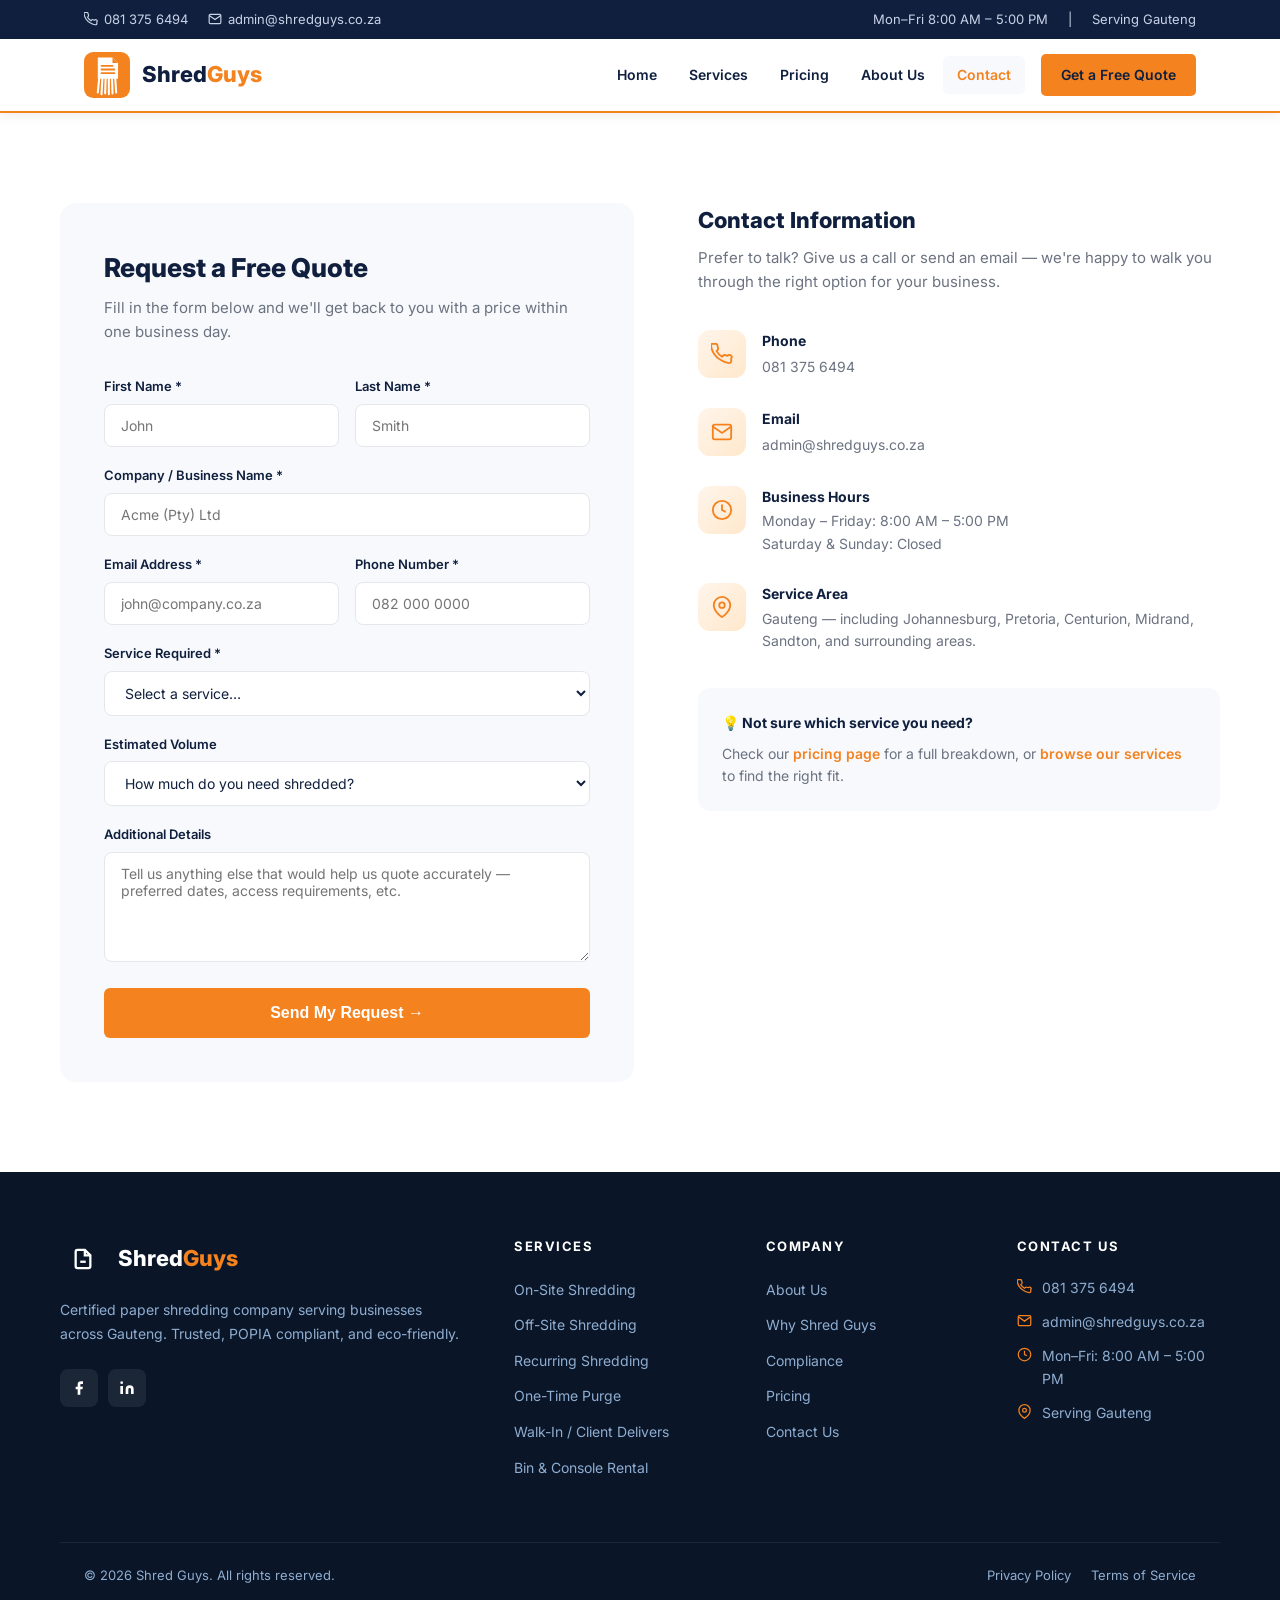
<file: contact/index.html>
﻿<!DOCTYPE html>
<html lang="en">
<head>
  <meta charset="UTF-8" /><meta name="viewport" content="width=device-width, initial-scale=1.0" />
  <title>Contact Us – Shred Guys</title>
  <meta name="description" content="Get in touch with Shred Guys for a free shredding quote. Serving businesses across Gauteng. Call, email, or fill in the form." />
  <link rel="preconnect" href="https://fonts.googleapis.com" />
  <link href="https://fonts.googleapis.com/css2?family=Inter:wght@400;500;600;700;800&display=swap" rel="stylesheet" />
  <link rel="stylesheet" href="../shredguys.css" />
</head>
<body>

  <div class="topbar"><div class="container"><div class="topbar-left"><span class="topbar-item"><svg width="14" height="14" fill="none" stroke="currentColor" stroke-width="2" viewBox="0 0 24 24"><path d="M22 16.92v3a2 2 0 01-2.18 2 19.79 19.79 0 01-8.63-3.07A19.5 19.5 0 013.07 11.5a19.79 19.79 0 01-3.07-8.67A2 2 0 012 .84h3a2 2 0 012 1.72c.127.96.361 1.903.7 2.81a2 2 0 01-.45 2.11L6.09 8.91a16 16 0 006 6l1.27-1.27a2 2 0 012.11-.45c.907.339 1.85.573 2.81.7A2 2 0 0122 16.92z"/></svg><a href="tel:+27813756494">081 375 6494</a></span><span class="topbar-item"><svg width="14" height="14" fill="none" stroke="currentColor" stroke-width="2" viewBox="0 0 24 24"><path d="M4 4h16c1.1 0 2 .9 2 2v12c0 1.1-.9 2-2 2H4c-1.1 0-2-.9-2-2V6c0-1.1.9-2 2-2z"/><polyline points="22,6 12,13 2,6"/></svg><a href="mailto:admin@shredguys.co.za">admin@shredguys.co.za</a></span></div><div class="topbar-right"><span>Mon–Fri 8:00 AM – 5:00 PM</span><span>|</span><span>Serving Gauteng</span></div></div></div>

  <header>
    <div class="nav-inner">
      <a href="/" class="logo"><div class="logo-icon"><svg width="46" height="46" viewBox="0 0 100 100" xmlns="http://www.w3.org/2000/svg"><rect width="100" height="100" rx="20" fill="#f4821f"/><polygon points="30,12 62,12 74,24 74,58 30,58" fill="white"/><polygon points="62,12 74,24 62,24" fill="#f4821f"/><line x1="38" y1="30" x2="62" y2="30" stroke="#f4821f" stroke-width="4" stroke-linecap="round"/><line x1="38" y1="38" x2="66" y2="38" stroke="#f4821f" stroke-width="4" stroke-linecap="round"/><line x1="38" y1="46" x2="66" y2="46" stroke="#f4821f" stroke-width="4" stroke-linecap="round"/><line x1="33" y1="58" x2="30" y2="88" stroke="white" stroke-width="4.5" stroke-linecap="round"/><line x1="40" y1="58" x2="38" y2="92" stroke="white" stroke-width="4.5" stroke-linecap="round"/><line x1="47" y1="58" x2="46" y2="90" stroke="white" stroke-width="4.5" stroke-linecap="round"/><line x1="54" y1="58" x2="54" y2="92" stroke="white" stroke-width="4.5" stroke-linecap="round"/><line x1="61" y1="58" x2="62" y2="90" stroke="white" stroke-width="4.5" stroke-linecap="round"/><line x1="68" y1="58" x2="70" y2="88" stroke="white" stroke-width="4.5" stroke-linecap="round"/></svg></div><span>Shred<span class="highlight">Guys</span></span></a>
      <nav>
        <a href="/" class="nav-link">Home</a>
        <a href="/services/" class="nav-link">Services</a>
        <a href="/pricing/" class="nav-link">Pricing</a>
        <a href="/about/" class="nav-link">About Us</a>
        <a href="/contact/" class="nav-link active">Contact</a>
        <a href="/contact/" class="nav-link nav-cta btn btn-orange" style="padding:10px 20px;">Get a Free Quote</a>
      </nav>
      <button class="hamburger" id="hamburger"><span></span><span></span><span></span></button>
    </div>
    <div class="mobile-menu" id="mobileMenu">
      <a href="/">Home</a><a href="/services/">Services</a><a href="/pricing/">Pricing</a><a href="/about/">About Us</a><a href="/contact/">Contact</a>
      <a href="/contact/" class="btn btn-orange">Get a Free Quote</a>
    </div>
  </header>

  <section class="contact-section">
    <div class="contact-grid">

      <!-- Form -->
      <div class="contact-form-card">
        <h2>Request a Free Quote</h2>
        <p>Fill in the form below and we'll get back to you with a price within one business day.</p>

        <input type="hidden" name="_subject" value="New Contact Request – ShredGuys" />
        <div class="form-row">
          <div class="form-group"><label>First Name *</label><input type="text" name="first_name" placeholder="John" /></div>
          <div class="form-group"><label>Last Name *</label><input type="text" name="last_name" placeholder="Smith" /></div>
        </div>
        <div class="form-group"><label>Company / Business Name *</label><input type="text" name="company" placeholder="Acme (Pty) Ltd" /></div>
        <div class="form-row">
          <div class="form-group"><label>Email Address *</label><input type="email" name="email" placeholder="john@company.co.za" /></div>
          <div class="form-group"><label>Phone Number *</label><input type="tel" name="phone" placeholder="082 000 0000" /></div>
        </div>
        <div class="form-group">
          <label>Service Required *</label>
          <select name="service">
            <option value="" disabled selected>Select a service…</option>
            <option>On-Site Shredding</option>
            <option>Off-Site Shredding</option>
            <option>Recurring Scheduled Shredding</option>
            <option>One-Time Purge / Office Cleanup</option>
            <option>Client Delivers / Walk-In</option>
            <option>Bin or Console Rental</option>
            <option>Not sure — please advise</option>
          </select>
        </div>
        <div class="form-group">
          <label>Estimated Volume</label>
          <select name="volume">
            <option value="" disabled selected>How much do you need shredded?</option>
            <option>1 – 5 boxes / files</option>
            <option>6 – 20 boxes / files</option>
            <option>21 – 50 boxes / files</option>
            <option>50+ boxes (large purge)</option>
            <option>Ongoing / recurring</option>
            <option>Not sure</option>
          </select>
        </div>
        <div class="form-group"><label>Additional Details</label><textarea name="message" placeholder="Tell us anything else that would help us quote accurately — preferred dates, access requirements, etc."></textarea></div>
        <button class="btn btn-orange" style="width:100%;font-size:16px;padding:16px" onclick="handleSubmit(this)">Send My Request →</button>
      </div>

      <!-- Contact Info -->
      <div class="contact-info">
        <h3>Contact Information</h3>
        <p>Prefer to talk? Give us a call or send an email — we're happy to walk you through the right option for your business.</p>

        <div class="contact-detail">
          <div class="contact-detail-icon"><svg width="22" height="22" fill="none" stroke="currentColor" stroke-width="2" viewBox="0 0 24 24"><path d="M22 16.92v3a2 2 0 01-2.18 2 19.79 19.79 0 01-8.63-3.07A19.5 19.5 0 013.07 11.5a19.79 19.79 0 01-3.07-8.67A2 2 0 012 .84h3a2 2 0 012 1.72c.127.96.361 1.903.7 2.81a2 2 0 01-.45 2.11L6.09 8.91a16 16 0 006 6l1.27-1.27a2 2 0 012.11-.45c.907.339 1.85.573 2.81.7A2 2 0 0122 16.92z"/></svg></div>
          <div><h4>Phone</h4><a href="tel:+27813756494">081 375 6494</a></div>
        </div>

        <div class="contact-detail">
          <div class="contact-detail-icon"><svg width="22" height="22" fill="none" stroke="currentColor" stroke-width="2" viewBox="0 0 24 24"><path d="M4 4h16c1.1 0 2 .9 2 2v12c0 1.1-.9 2-2 2H4c-1.1 0-2-.9-2-2V6c0-1.1.9-2 2-2z"/><polyline points="22,6 12,13 2,6"/></svg></div>
          <div><h4>Email</h4><a href="mailto:admin@shredguys.co.za">admin@shredguys.co.za</a></div>
        </div>

        <div class="contact-detail">
          <div class="contact-detail-icon"><svg width="22" height="22" fill="none" stroke="currentColor" stroke-width="2" viewBox="0 0 24 24"><circle cx="12" cy="12" r="10"/><polyline points="12 6 12 12 16 14"/></svg></div>
          <div><h4>Business Hours</h4><p>Monday – Friday: 8:00 AM – 5:00 PM<br />Saturday &amp; Sunday: Closed</p></div>
        </div>

        <div class="contact-detail">
          <div class="contact-detail-icon"><svg width="22" height="22" fill="none" stroke="currentColor" stroke-width="2" viewBox="0 0 24 24"><path d="M21 10c0 7-9 13-9 13S3 17 3 10a9 9 0 0118 0z"/><circle cx="12" cy="10" r="3"/></svg></div>
          <div><h4>Service Area</h4><p>Gauteng — including Johannesburg, Pretoria, Centurion, Midrand, Sandton, and surrounding areas.</p></div>
        </div>

        <div style="margin-top:36px;background:var(--light);border-radius:12px;padding:24px">
          <p style="font-size:14px;font-weight:700;color:var(--navy);margin-bottom:8px">💡 Not sure which service you need?</p>
          <p style="font-size:14px;color:var(--grey)">Check our <a href="/pricing/" style="color:var(--orange);font-weight:600">pricing page</a> for a full breakdown, or <a href="/services/" style="color:var(--orange);font-weight:600">browse our services</a> to find the right fit.</p>
        </div>
      </div>

    </div>
  </section>

  <footer>
    <div class="footer-grid">
      <div class="footer-brand"><a href="/" class="logo"><div class="logo-icon"><svg width="22" height="22" fill="none" stroke="white" stroke-width="2.5" viewBox="0 0 24 24"><path d="M14 2H6a2 2 0 00-2 2v16a2 2 0 002 2h12a2 2 0 002-2V8z"/><polyline points="14 2 14 8 20 8"/><line x1="9" y1="15" x2="15" y2="15"/></svg></div><span>Shred<span class="highlight">Guys</span></span></a><p>Certified paper shredding company serving businesses across Gauteng. Trusted, POPIA compliant, and eco-friendly.</p><div class="footer-social"><a href="#" class="social-btn"><svg width="16" height="16" fill="currentColor" viewBox="0 0 24 24"><path d="M18 2h-3a5 5 0 00-5 5v3H7v4h3v8h4v-8h3l1-4h-4V7a1 1 0 011-1h3z"/></svg></a><a href="#" class="social-btn"><svg width="16" height="16" fill="currentColor" viewBox="0 0 24 24"><path d="M16 8a6 6 0 016 6v7h-4v-7a2 2 0 00-2-2 2 2 0 00-2 2v7h-4v-7a6 6 0 016-6zM2 9h4v12H2z"/><circle cx="4" cy="4" r="2"/></svg></a></div></div>
      <div><h4>Services</h4><ul><li><a href="/services/">On-Site Shredding</a></li><li><a href="/services/">Off-Site Shredding</a></li><li><a href="/services/">Recurring Shredding</a></li><li><a href="/services/">One-Time Purge</a></li><li><a href="/services/">Walk-In / Client Delivers</a></li><li><a href="/services/">Bin &amp; Console Rental</a></li></ul></div>
      <div><h4>Company</h4><ul><li><a href="/about/">About Us</a></li><li><a href="/about/">Why Shred Guys</a></li><li><a href="/about/">Compliance</a></li><li><a href="/pricing/">Pricing</a></li><li><a href="/contact/">Contact Us</a></li></ul></div>
      <div><h4>Contact Us</h4><ul class="footer-contact"><li><svg width="15" height="15" fill="none" stroke="currentColor" stroke-width="2" viewBox="0 0 24 24"><path d="M22 16.92v3a2 2 0 01-2.18 2 19.79 19.79 0 01-8.63-3.07A19.5 19.5 0 013.07 11.5 19.79 19.79 0 01.4 2.83 2 2 0 012.4.84h3a2 2 0 012 1.72c.127.96.361 1.903.7 2.81a2 2 0 01-.45 2.11L6.09 8.91a16 16 0 006 6l1.27-1.27a2 2 0 012.11-.45c.907.339 1.85.573 2.81.7A2 2 0 0122 16.92z"/></svg><a href="tel:+27813756494">081 375 6494</a></li><li><svg width="15" height="15" fill="none" stroke="currentColor" stroke-width="2" viewBox="0 0 24 24"><path d="M4 4h16c1.1 0 2 .9 2 2v12c0 1.1-.9 2-2 2H4c-1.1 0-2-.9-2-2V6c0-1.1.9-2 2-2z"/><polyline points="22,6 12,13 2,6"/></svg><a href="mailto:admin@shredguys.co.za">admin@shredguys.co.za</a></li><li><svg width="15" height="15" fill="none" stroke="currentColor" stroke-width="2" viewBox="0 0 24 24"><circle cx="12" cy="12" r="10"/><polyline points="12 6 12 12 16 14"/></svg>Mon–Fri: 8:00 AM – 5:00 PM</li><li><svg width="15" height="15" fill="none" stroke="currentColor" stroke-width="2" viewBox="0 0 24 24"><path d="M21 10c0 7-9 13-9 13S3 17 3 10a9 9 0 0118 0z"/><circle cx="12" cy="10" r="3"/></svg>Serving Gauteng</li></ul></div>
    </div>
    <div class="footer-bottom"><span>© 2026 Shred Guys. All rights reserved.</span><div class="footer-bottom-links"><a href="#">Privacy Policy</a><a href="#">Terms of Service</a></div></div>
  </footer>
  <button id="scrollTop"><svg width="18" height="18" fill="none" stroke="white" stroke-width="2.5" viewBox="0 0 24 24"><polyline points="18 15 12 9 6 15"/></svg></button>
  <script>
    document.getElementById('hamburger').addEventListener('click',()=>document.getElementById('mobileMenu').classList.toggle('open'));
    document.getElementById('mobileMenu').querySelectorAll('a').forEach(a=>a.addEventListener('click',()=>document.getElementById('mobileMenu').classList.remove('open')));
    const s=document.getElementById('scrollTop');
    window.addEventListener('scroll',()=>s.classList.toggle('visible',window.scrollY>400));
    s.addEventListener('click',()=>window.scrollTo({top:0,behavior:'smooth'}));
    async function handleSubmit(btn){
      const card=btn.closest('.contact-form-card');
      const data={};
      card.querySelectorAll('input[name],select[name],textarea[name]').forEach(el=>data[el.name]=el.value);
      const fn=card.querySelector('[name=first_name]')?.value||'';
      const ln=card.querySelector('[name=last_name]')?.value||'';
      data.name=(fn+' '+ln).trim();
      btn.textContent='Sending…';btn.disabled=true;
      try{
        const res=await fetch('https://lhrdunranqragptqouan.supabase.co/functions/v1/shredguys-contact',{method:'POST',body:JSON.stringify(data),headers:{'Content-Type':'application/json',Accept:'application/json'}});
        if(res.ok){window.location.href='/thankyou/';}
        else{btn.textContent='Something went wrong — please call us.';btn.style.background='#dc2626';btn.disabled=false;}
      }catch{btn.textContent='Something went wrong — please call us.';btn.style.background='#dc2626';btn.disabled=false;}
    }
  </script>
</body>
</html>
</file>
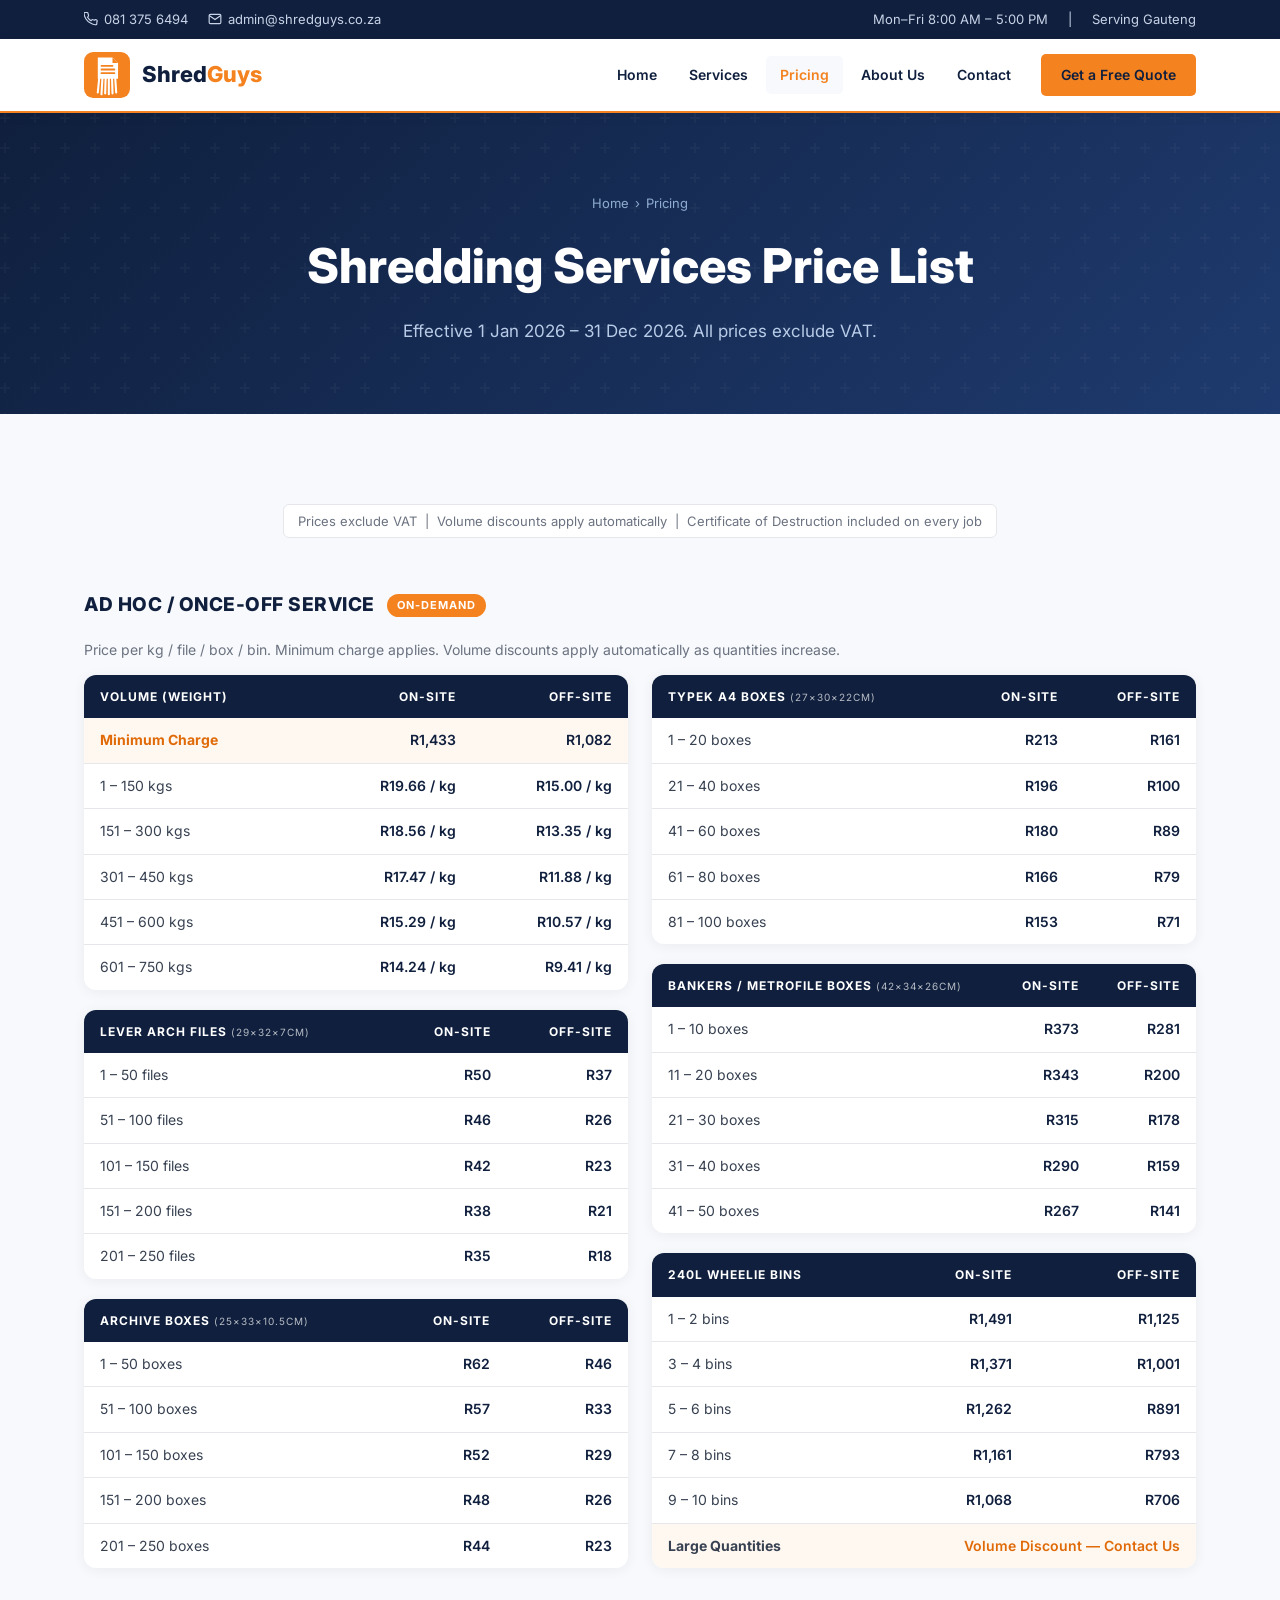
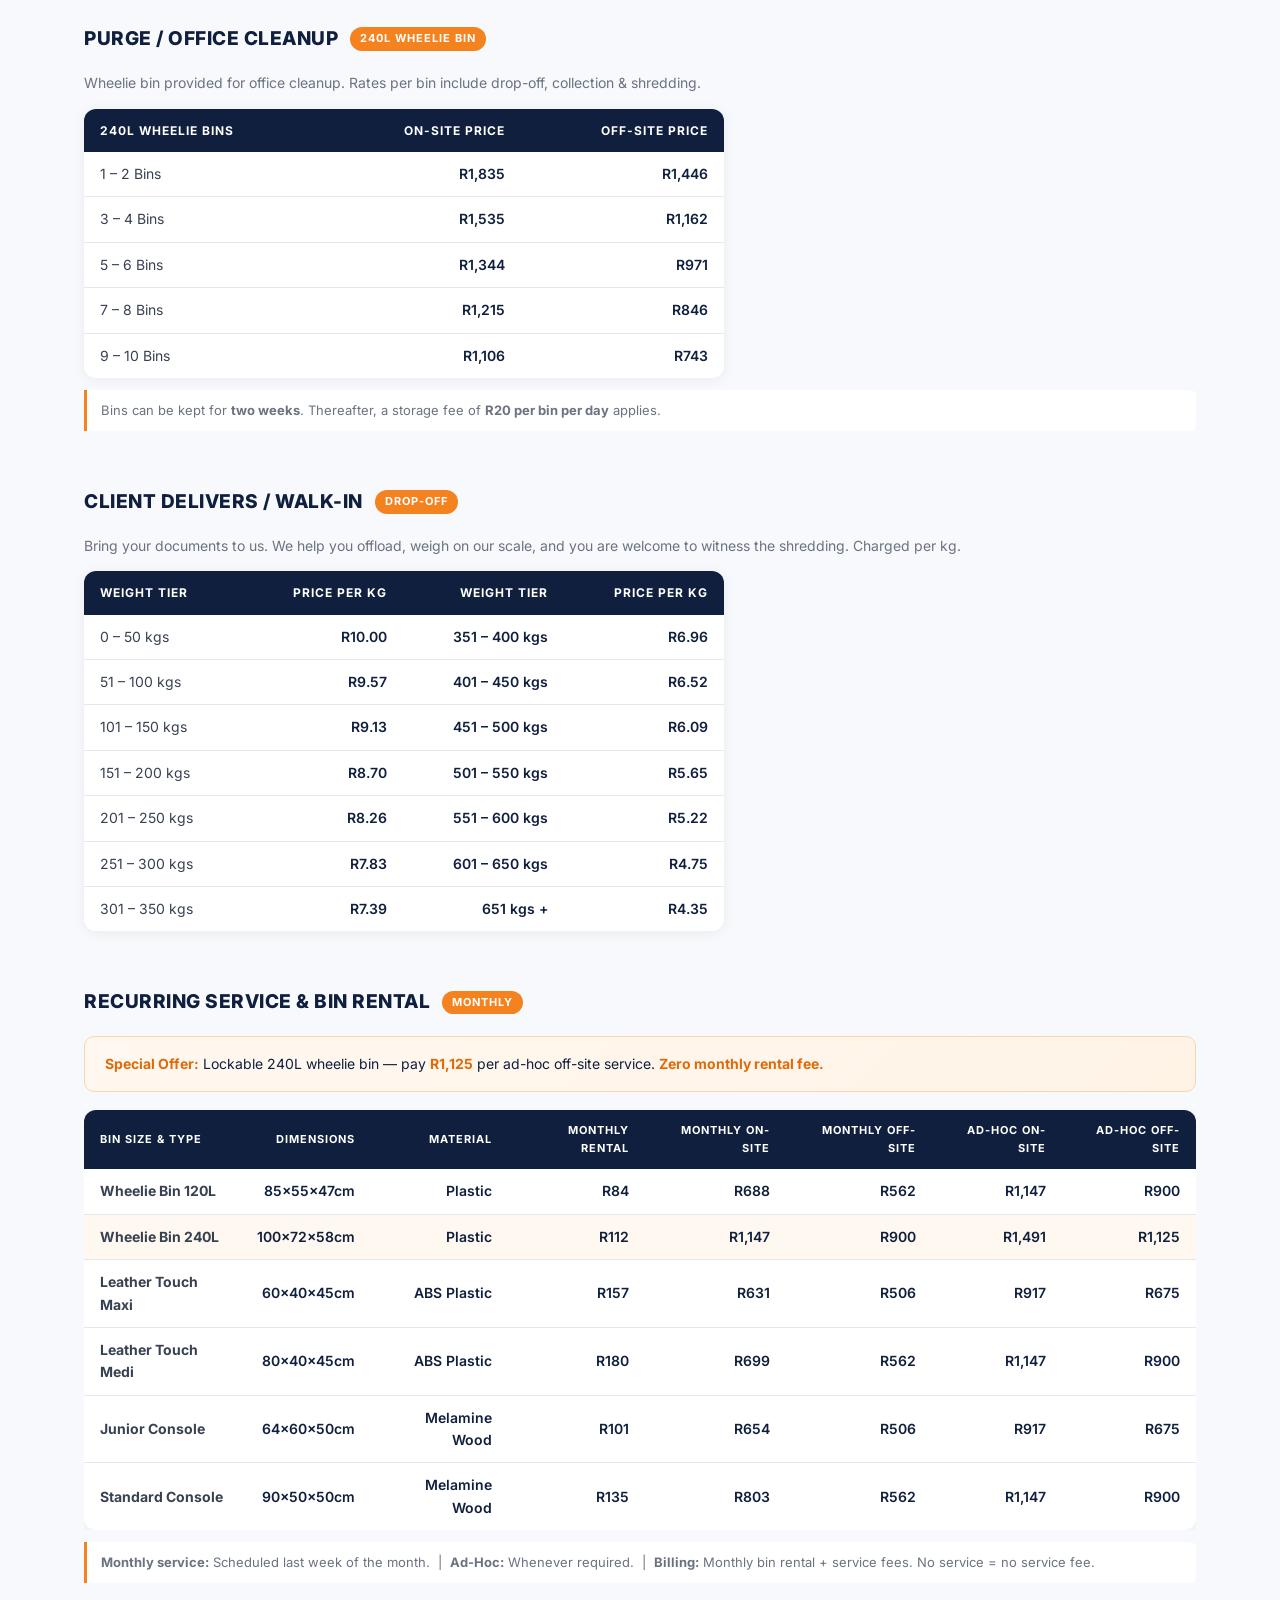
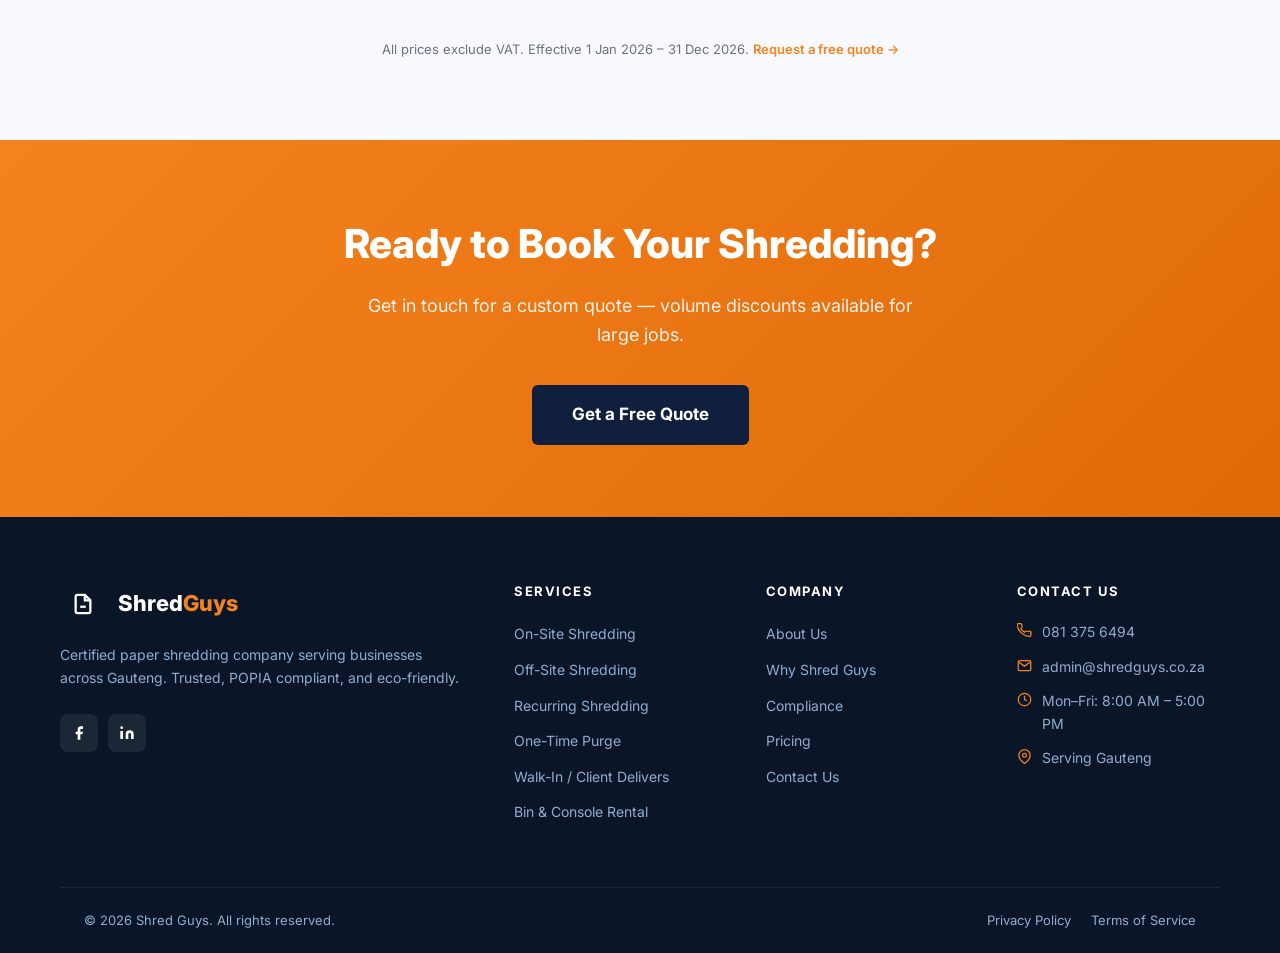
<file: pricing/index.html>
﻿<!DOCTYPE html>
<html lang="en">
<head>
  <meta charset="UTF-8" /><meta name="viewport" content="width=device-width, initial-scale=1.0" />
  <title>Pricing – Shred Guys</title>
  <meta name="description" content="Transparent shredding prices for Shred Guys. Ad hoc, recurring, office purge and walk-in rates. Prices exclude VAT. Effective 2026." />
  <link rel="preconnect" href="https://fonts.googleapis.com" />
  <link href="https://fonts.googleapis.com/css2?family=Inter:wght@400;500;600;700;800&display=swap" rel="stylesheet" />
  <link rel="stylesheet" href="../shredguys.css" />
</head>
<body>

  <div class="topbar"><div class="container"><div class="topbar-left"><span class="topbar-item"><svg width="14" height="14" fill="none" stroke="currentColor" stroke-width="2" viewBox="0 0 24 24"><path d="M22 16.92v3a2 2 0 01-2.18 2 19.79 19.79 0 01-8.63-3.07A19.5 19.5 0 013.07 11.5a19.79 19.79 0 01-3.07-8.67A2 2 0 012 .84h3a2 2 0 012 1.72c.127.96.361 1.903.7 2.81a2 2 0 01-.45 2.11L6.09 8.91a16 16 0 006 6l1.27-1.27a2 2 0 012.11-.45c.907.339 1.85.573 2.81.7A2 2 0 0122 16.92z"/></svg><a href="tel:+27813756494">081 375 6494</a></span><span class="topbar-item"><svg width="14" height="14" fill="none" stroke="currentColor" stroke-width="2" viewBox="0 0 24 24"><path d="M4 4h16c1.1 0 2 .9 2 2v12c0 1.1-.9 2-2 2H4c-1.1 0-2-.9-2-2V6c0-1.1.9-2 2-2z"/><polyline points="22,6 12,13 2,6"/></svg><a href="mailto:admin@shredguys.co.za">admin@shredguys.co.za</a></span></div><div class="topbar-right"><span>Mon–Fri 8:00 AM – 5:00 PM</span><span>|</span><span>Serving Gauteng</span></div></div></div>

  <header>
    <div class="nav-inner">
      <a href="/" class="logo"><div class="logo-icon"><svg width="46" height="46" viewBox="0 0 100 100" xmlns="http://www.w3.org/2000/svg"><rect width="100" height="100" rx="20" fill="#f4821f"/><polygon points="30,12 62,12 74,24 74,58 30,58" fill="white"/><polygon points="62,12 74,24 62,24" fill="#f4821f"/><line x1="38" y1="30" x2="62" y2="30" stroke="#f4821f" stroke-width="4" stroke-linecap="round"/><line x1="38" y1="38" x2="66" y2="38" stroke="#f4821f" stroke-width="4" stroke-linecap="round"/><line x1="38" y1="46" x2="66" y2="46" stroke="#f4821f" stroke-width="4" stroke-linecap="round"/><line x1="33" y1="58" x2="30" y2="88" stroke="white" stroke-width="4.5" stroke-linecap="round"/><line x1="40" y1="58" x2="38" y2="92" stroke="white" stroke-width="4.5" stroke-linecap="round"/><line x1="47" y1="58" x2="46" y2="90" stroke="white" stroke-width="4.5" stroke-linecap="round"/><line x1="54" y1="58" x2="54" y2="92" stroke="white" stroke-width="4.5" stroke-linecap="round"/><line x1="61" y1="58" x2="62" y2="90" stroke="white" stroke-width="4.5" stroke-linecap="round"/><line x1="68" y1="58" x2="70" y2="88" stroke="white" stroke-width="4.5" stroke-linecap="round"/></svg></div><span>Shred<span class="highlight">Guys</span></span></a>
      <nav>
        <a href="/" class="nav-link">Home</a>
        <a href="/services/" class="nav-link">Services</a>
        <a href="/pricing/" class="nav-link active">Pricing</a>
        <a href="/about/" class="nav-link">About Us</a>
        <a href="/contact/" class="nav-link">Contact</a>
        <a href="/contact/" class="nav-link nav-cta btn btn-orange" style="padding:10px 20px;">Get a Free Quote</a>
      </nav>
      <button class="hamburger" id="hamburger"><span></span><span></span><span></span></button>
    </div>
    <div class="mobile-menu" id="mobileMenu">
      <a href="/">Home</a><a href="/services/">Services</a><a href="/pricing/">Pricing</a><a href="/about/">About Us</a><a href="/contact/">Contact</a>
      <a href="/contact/" class="btn btn-orange">Get a Free Quote</a>
    </div>
  </header>

  <div class="page-banner">
    <div class="breadcrumb"><a href="/">Home</a><span>›</span><span>Pricing</span></div>
    <h1>Shredding Services Price List</h1>
    <p>Effective 1 Jan 2026 – 31 Dec 2026. All prices exclude VAT.</p>
  </div>

  <section class="pricelist">
    <div class="container">

      <div class="text-center" style="margin-bottom:52px">
        <span class="pl-vat-note">Prices exclude VAT &nbsp;|&nbsp; Volume discounts apply automatically &nbsp;|&nbsp; Certificate of Destruction included on every job</span>
      </div>

      <!-- 1. Ad Hoc -->
      <div class="pl-section">
        <div class="pl-section-head"><h3>Ad Hoc / Once-Off Service</h3><span class="pl-tag">On-Demand</span></div>
        <p class="pl-desc">Price per kg / file / box / bin. Minimum charge applies. Volume discounts apply automatically as quantities increase.</p>
        <div class="pl-two-col">
          <div>
            <table class="pl-table" style="margin-bottom:20px">
              <thead><tr><th>Volume (Weight)</th><th>On-Site</th><th>Off-Site</th></tr></thead>
              <tbody>
                <tr class="pl-min"><td><strong>Minimum Charge</strong></td><td>R1,433</td><td>R1,082</td></tr>
                <tr><td>1 – 150 kgs</td><td>R19.66 / kg</td><td>R15.00 / kg</td></tr>
                <tr><td>151 – 300 kgs</td><td>R18.56 / kg</td><td>R13.35 / kg</td></tr>
                <tr><td>301 – 450 kgs</td><td>R17.47 / kg</td><td>R11.88 / kg</td></tr>
                <tr><td>451 – 600 kgs</td><td>R15.29 / kg</td><td>R10.57 / kg</td></tr>
                <tr><td>601 – 750 kgs</td><td>R14.24 / kg</td><td>R9.41 / kg</td></tr>
              </tbody>
            </table>
            <table class="pl-table" style="margin-bottom:20px">
              <thead><tr><th>Lever Arch Files <small style="font-weight:400;opacity:.7">(29×32×7cm)</small></th><th>On-Site</th><th>Off-Site</th></tr></thead>
              <tbody>
                <tr><td>1 – 50 files</td><td>R50</td><td>R37</td></tr>
                <tr><td>51 – 100 files</td><td>R46</td><td>R26</td></tr>
                <tr><td>101 – 150 files</td><td>R42</td><td>R23</td></tr>
                <tr><td>151 – 200 files</td><td>R38</td><td>R21</td></tr>
                <tr><td>201 – 250 files</td><td>R35</td><td>R18</td></tr>
              </tbody>
            </table>
            <table class="pl-table">
              <thead><tr><th>Archive Boxes <small style="font-weight:400;opacity:.7">(25×33×10.5cm)</small></th><th>On-Site</th><th>Off-Site</th></tr></thead>
              <tbody>
                <tr><td>1 – 50 boxes</td><td>R62</td><td>R46</td></tr>
                <tr><td>51 – 100 boxes</td><td>R57</td><td>R33</td></tr>
                <tr><td>101 – 150 boxes</td><td>R52</td><td>R29</td></tr>
                <tr><td>151 – 200 boxes</td><td>R48</td><td>R26</td></tr>
                <tr><td>201 – 250 boxes</td><td>R44</td><td>R23</td></tr>
              </tbody>
            </table>
          </div>
          <div>
            <table class="pl-table" style="margin-bottom:20px">
              <thead><tr><th>Typek A4 Boxes <small style="font-weight:400;opacity:.7">(27×30×22cm)</small></th><th>On-Site</th><th>Off-Site</th></tr></thead>
              <tbody>
                <tr><td>1 – 20 boxes</td><td>R213</td><td>R161</td></tr>
                <tr><td>21 – 40 boxes</td><td>R196</td><td>R100</td></tr>
                <tr><td>41 – 60 boxes</td><td>R180</td><td>R89</td></tr>
                <tr><td>61 – 80 boxes</td><td>R166</td><td>R79</td></tr>
                <tr><td>81 – 100 boxes</td><td>R153</td><td>R71</td></tr>
              </tbody>
            </table>
            <table class="pl-table" style="margin-bottom:20px">
              <thead><tr><th>Bankers / Metrofile Boxes <small style="font-weight:400;opacity:.7">(42×34×26cm)</small></th><th>On-Site</th><th>Off-Site</th></tr></thead>
              <tbody>
                <tr><td>1 – 10 boxes</td><td>R373</td><td>R281</td></tr>
                <tr><td>11 – 20 boxes</td><td>R343</td><td>R200</td></tr>
                <tr><td>21 – 30 boxes</td><td>R315</td><td>R178</td></tr>
                <tr><td>31 – 40 boxes</td><td>R290</td><td>R159</td></tr>
                <tr><td>41 – 50 boxes</td><td>R267</td><td>R141</td></tr>
              </tbody>
            </table>
            <table class="pl-table">
              <thead><tr><th>240L Wheelie Bins</th><th>On-Site</th><th>Off-Site</th></tr></thead>
              <tbody>
                <tr><td>1 – 2 bins</td><td>R1,491</td><td>R1,125</td></tr>
                <tr><td>3 – 4 bins</td><td>R1,371</td><td>R1,001</td></tr>
                <tr><td>5 – 6 bins</td><td>R1,262</td><td>R891</td></tr>
                <tr><td>7 – 8 bins</td><td>R1,161</td><td>R793</td></tr>
                <tr><td>9 – 10 bins</td><td>R1,068</td><td>R706</td></tr>
                <tr class="pl-highlight"><td><strong>Large Quantities</strong></td><td colspan="2" style="text-align:right;color:var(--orange2)">Volume Discount — Contact Us</td></tr>
              </tbody>
            </table>
          </div>
        </div>
      </div>

      <!-- 2. Purge -->
      <div class="pl-section">
        <div class="pl-section-head"><h3>Purge / Office Cleanup</h3><span class="pl-tag">240L Wheelie Bin</span></div>
        <p class="pl-desc">Wheelie bin provided for office cleanup. Rates per bin include drop-off, collection &amp; shredding.</p>
        <table class="pl-table" style="max-width:640px">
          <thead><tr><th>240L Wheelie Bins</th><th>On-Site Price</th><th>Off-Site Price</th></tr></thead>
          <tbody>
            <tr><td>1 – 2 Bins</td><td>R1,835</td><td>R1,446</td></tr>
            <tr><td>3 – 4 Bins</td><td>R1,535</td><td>R1,162</td></tr>
            <tr><td>5 – 6 Bins</td><td>R1,344</td><td>R971</td></tr>
            <tr><td>7 – 8 Bins</td><td>R1,215</td><td>R846</td></tr>
            <tr><td>9 – 10 Bins</td><td>R1,106</td><td>R743</td></tr>
          </tbody>
        </table>
        <p class="pl-note">Bins can be kept for <strong>two weeks</strong>. Thereafter, a storage fee of <strong>R20 per bin per day</strong> applies.</p>
      </div>

      <!-- 3. Walk In -->
      <div class="pl-section">
        <div class="pl-section-head"><h3>Client Delivers / Walk-In</h3><span class="pl-tag">Drop-Off</span></div>
        <p class="pl-desc">Bring your documents to us. We help you offload, weigh on our scale, and you are welcome to witness the shredding. Charged per kg.</p>
        <table class="pl-table" style="max-width:640px">
          <thead><tr><th>Weight Tier</th><th>Price per kg</th><th>Weight Tier</th><th>Price per kg</th></tr></thead>
          <tbody>
            <tr><td>0 – 50 kgs</td><td>R10.00</td><td>351 – 400 kgs</td><td>R6.96</td></tr>
            <tr><td>51 – 100 kgs</td><td>R9.57</td><td>401 – 450 kgs</td><td>R6.52</td></tr>
            <tr><td>101 – 150 kgs</td><td>R9.13</td><td>451 – 500 kgs</td><td>R6.09</td></tr>
            <tr><td>151 – 200 kgs</td><td>R8.70</td><td>501 – 550 kgs</td><td>R5.65</td></tr>
            <tr><td>201 – 250 kgs</td><td>R8.26</td><td>551 – 600 kgs</td><td>R5.22</td></tr>
            <tr><td>251 – 300 kgs</td><td>R7.83</td><td>601 – 650 kgs</td><td>R4.75</td></tr>
            <tr><td>301 – 350 kgs</td><td>R7.39</td><td>651 kgs +</td><td>R4.35</td></tr>
          </tbody>
        </table>
      </div>

      <!-- 4. Recurring -->
      <div class="pl-section">
        <div class="pl-section-head"><h3>Recurring Service &amp; Bin Rental</h3><span class="pl-tag">Monthly</span></div>
        <div class="pl-special"><strong>Special Offer:</strong> Lockable 240L wheelie bin — pay <strong>R1,125</strong> per ad-hoc off-site service. <strong>Zero monthly rental fee.</strong></div>
        <div style="overflow-x:auto">
          <table class="pl-table pl-recurring">
            <thead><tr><th>Bin Size &amp; Type</th><th>Dimensions</th><th>Material</th><th>Monthly Rental</th><th>Monthly On-Site</th><th>Monthly Off-Site</th><th>Ad-Hoc On-Site</th><th>Ad-Hoc Off-Site</th></tr></thead>
            <tbody>
              <tr><td><strong>Wheelie Bin 120L</strong></td><td>85×55×47cm</td><td>Plastic</td><td>R84</td><td>R688</td><td>R562</td><td>R1,147</td><td>R900</td></tr>
              <tr class="pl-highlight"><td><strong>Wheelie Bin 240L</strong></td><td>100×72×58cm</td><td>Plastic</td><td>R112</td><td>R1,147</td><td>R900</td><td>R1,491</td><td>R1,125</td></tr>
              <tr><td><strong>Leather Touch Maxi</strong></td><td>60×40×45cm</td><td>ABS Plastic</td><td>R157</td><td>R631</td><td>R506</td><td>R917</td><td>R675</td></tr>
              <tr><td><strong>Leather Touch Medi</strong></td><td>80×40×45cm</td><td>ABS Plastic</td><td>R180</td><td>R699</td><td>R562</td><td>R1,147</td><td>R900</td></tr>
              <tr><td><strong>Junior Console</strong></td><td>64×60×50cm</td><td>Melamine Wood</td><td>R101</td><td>R654</td><td>R506</td><td>R917</td><td>R675</td></tr>
              <tr><td><strong>Standard Console</strong></td><td>90×50×50cm</td><td>Melamine Wood</td><td>R135</td><td>R803</td><td>R562</td><td>R1,147</td><td>R900</td></tr>
            </tbody>
          </table>
        </div>
        <p class="pl-note"><strong>Monthly service:</strong> Scheduled last week of the month. &nbsp;|&nbsp; <strong>Ad-Hoc:</strong> Whenever required. &nbsp;|&nbsp; <strong>Billing:</strong> Monthly bin rental + service fees. No service = no service fee.</p>
      </div>

      <p class="price-note">All prices exclude VAT. Effective 1 Jan 2026 – 31 Dec 2026. <a href="/contact/" style="color:var(--orange);font-weight:600">Request a free quote →</a></p>
    </div>
  </section>

  <section class="cta-banner">
    <h2>Ready to Book Your Shredding?</h2>
    <p>Get in touch for a custom quote — volume discounts available for large jobs.</p>
    <a href="/contact/" class="btn btn-navy">Get a Free Quote</a>
  </section>

  <footer>
    <div class="footer-grid">
      <div class="footer-brand"><a href="/" class="logo"><div class="logo-icon"><svg width="22" height="22" fill="none" stroke="white" stroke-width="2.5" viewBox="0 0 24 24"><path d="M14 2H6a2 2 0 00-2 2v16a2 2 0 002 2h12a2 2 0 002-2V8z"/><polyline points="14 2 14 8 20 8"/><line x1="9" y1="15" x2="15" y2="15"/></svg></div><span>Shred<span class="highlight">Guys</span></span></a><p>Certified paper shredding company serving businesses across Gauteng. Trusted, POPIA compliant, and eco-friendly.</p><div class="footer-social"><a href="#" class="social-btn"><svg width="16" height="16" fill="currentColor" viewBox="0 0 24 24"><path d="M18 2h-3a5 5 0 00-5 5v3H7v4h3v8h4v-8h3l1-4h-4V7a1 1 0 011-1h3z"/></svg></a><a href="#" class="social-btn"><svg width="16" height="16" fill="currentColor" viewBox="0 0 24 24"><path d="M16 8a6 6 0 016 6v7h-4v-7a2 2 0 00-2-2 2 2 0 00-2 2v7h-4v-7a6 6 0 016-6zM2 9h4v12H2z"/><circle cx="4" cy="4" r="2"/></svg></a></div></div>
      <div><h4>Services</h4><ul><li><a href="/services/">On-Site Shredding</a></li><li><a href="/services/">Off-Site Shredding</a></li><li><a href="/services/">Recurring Shredding</a></li><li><a href="/services/">One-Time Purge</a></li><li><a href="/services/">Walk-In / Client Delivers</a></li><li><a href="/services/">Bin &amp; Console Rental</a></li></ul></div>
      <div><h4>Company</h4><ul><li><a href="/about/">About Us</a></li><li><a href="/about/">Why Shred Guys</a></li><li><a href="/about/">Compliance</a></li><li><a href="/pricing/">Pricing</a></li><li><a href="/contact/">Contact Us</a></li></ul></div>
      <div><h4>Contact Us</h4><ul class="footer-contact"><li><svg width="15" height="15" fill="none" stroke="currentColor" stroke-width="2" viewBox="0 0 24 24"><path d="M22 16.92v3a2 2 0 01-2.18 2 19.79 19.79 0 01-8.63-3.07A19.5 19.5 0 013.07 11.5 19.79 19.79 0 01.4 2.83 2 2 0 012.4.84h3a2 2 0 012 1.72c.127.96.361 1.903.7 2.81a2 2 0 01-.45 2.11L6.09 8.91a16 16 0 006 6l1.27-1.27a2 2 0 012.11-.45c.907.339 1.85.573 2.81.7A2 2 0 0122 16.92z"/></svg><a href="tel:+27813756494">081 375 6494</a></li><li><svg width="15" height="15" fill="none" stroke="currentColor" stroke-width="2" viewBox="0 0 24 24"><path d="M4 4h16c1.1 0 2 .9 2 2v12c0 1.1-.9 2-2 2H4c-1.1 0-2-.9-2-2V6c0-1.1.9-2 2-2z"/><polyline points="22,6 12,13 2,6"/></svg><a href="mailto:admin@shredguys.co.za">admin@shredguys.co.za</a></li><li><svg width="15" height="15" fill="none" stroke="currentColor" stroke-width="2" viewBox="0 0 24 24"><circle cx="12" cy="12" r="10"/><polyline points="12 6 12 12 16 14"/></svg>Mon–Fri: 8:00 AM – 5:00 PM</li><li><svg width="15" height="15" fill="none" stroke="currentColor" stroke-width="2" viewBox="0 0 24 24"><path d="M21 10c0 7-9 13-9 13S3 17 3 10a9 9 0 0118 0z"/><circle cx="12" cy="10" r="3"/></svg>Serving Gauteng</li></ul></div>
    </div>
    <div class="footer-bottom"><span>© 2026 Shred Guys. All rights reserved.</span><div class="footer-bottom-links"><a href="#">Privacy Policy</a><a href="#">Terms of Service</a></div></div>
  </footer>
  <button id="scrollTop"><svg width="18" height="18" fill="none" stroke="white" stroke-width="2.5" viewBox="0 0 24 24"><polyline points="18 15 12 9 6 15"/></svg></button>
  <script>
    document.getElementById('hamburger').addEventListener('click',()=>document.getElementById('mobileMenu').classList.toggle('open'));
    document.getElementById('mobileMenu').querySelectorAll('a').forEach(a=>a.addEventListener('click',()=>document.getElementById('mobileMenu').classList.remove('open')));
    const s=document.getElementById('scrollTop');
    window.addEventListener('scroll',()=>s.classList.toggle('visible',window.scrollY>400));
    s.addEventListener('click',()=>window.scrollTo({top:0,behavior:'smooth'}));
  </script>
</body>
</html>
</file>
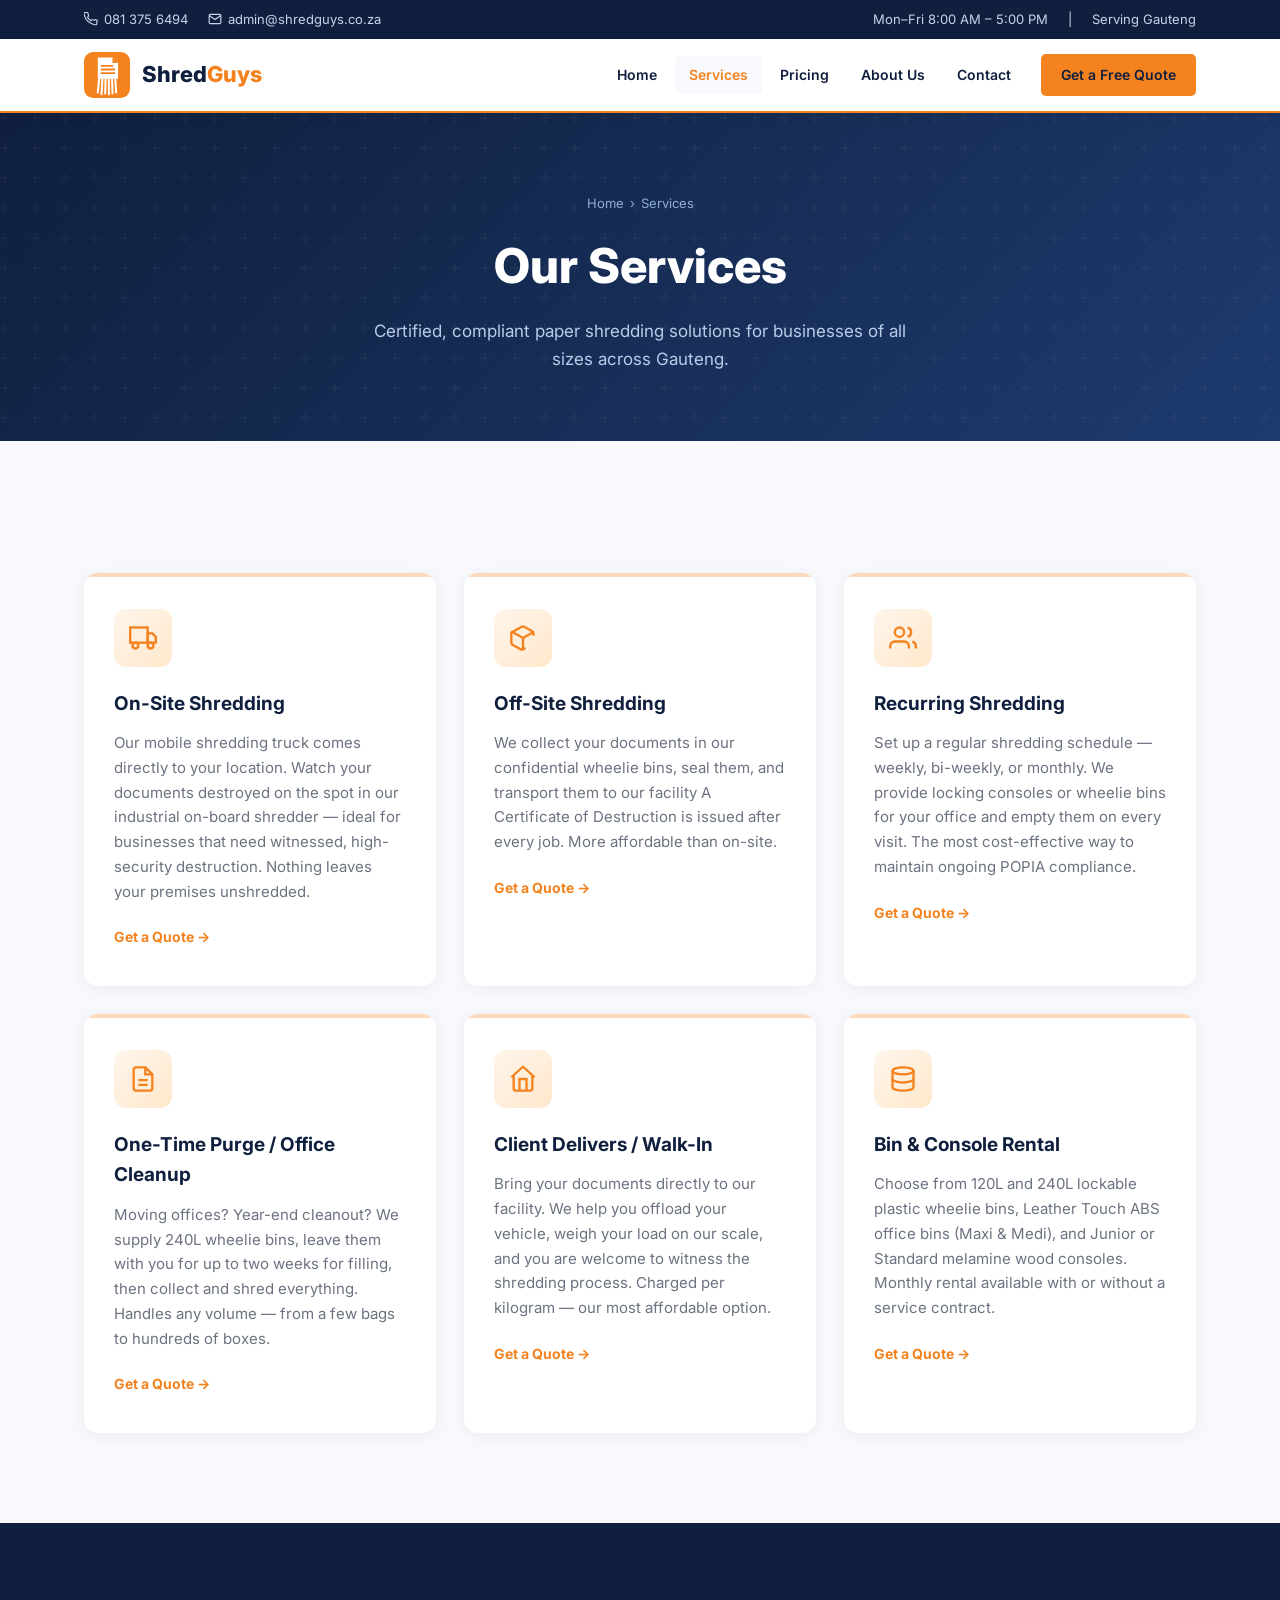
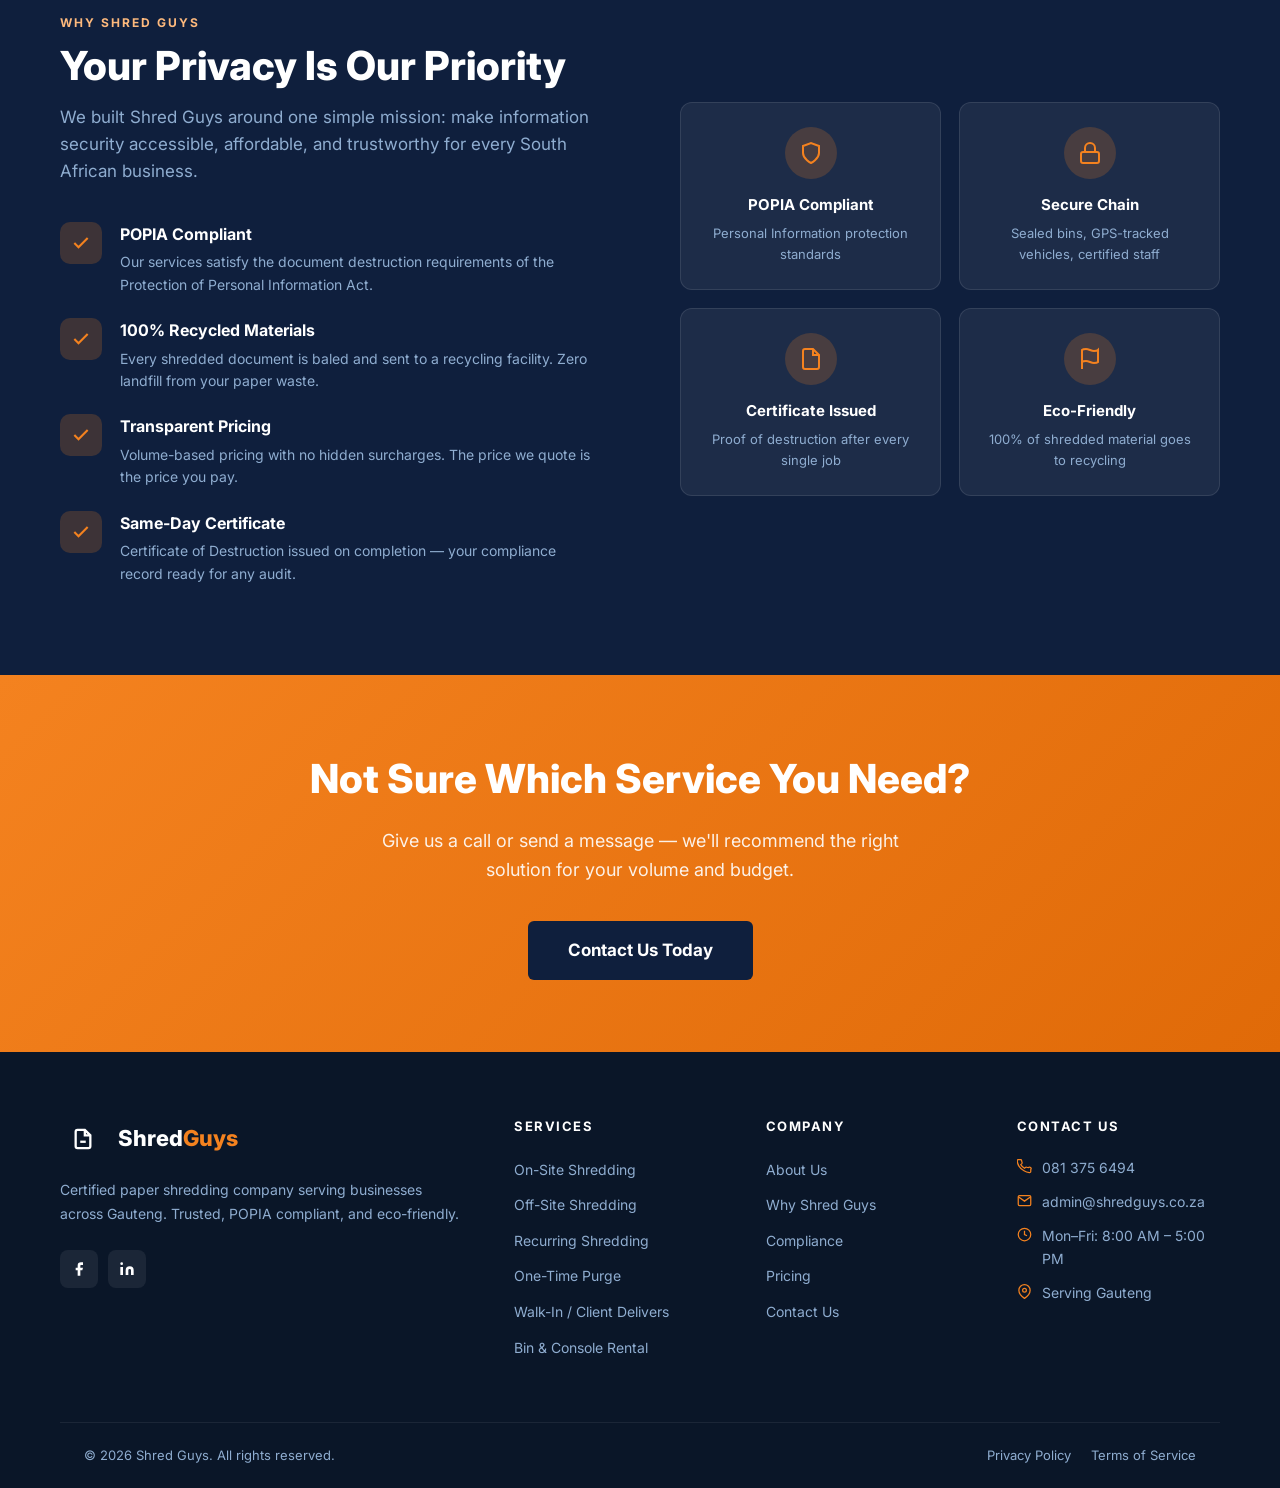
<file: services/index.html>
﻿<!DOCTYPE html>
<html lang="en">
<head>
  <meta charset="UTF-8" /><meta name="viewport" content="width=device-width, initial-scale=1.0" />
  <title>Our Services – Shred Guys</title>
  <meta name="description" content="Shred Guys offers on-site shredding, off-site shredding, recurring shredding, one-time purge, walk-in drop-off, and bin rental across Gauteng." />
  <link rel="preconnect" href="https://fonts.googleapis.com" />
  <link href="https://fonts.googleapis.com/css2?family=Inter:wght@400;500;600;700;800&display=swap" rel="stylesheet" />
  <link rel="stylesheet" href="../shredguys.css" />
</head>
<body>

  <div class="topbar"><div class="container"><div class="topbar-left"><span class="topbar-item"><svg width="14" height="14" fill="none" stroke="currentColor" stroke-width="2" viewBox="0 0 24 24"><path d="M22 16.92v3a2 2 0 01-2.18 2 19.79 19.79 0 01-8.63-3.07A19.5 19.5 0 013.07 11.5a19.79 19.79 0 01-3.07-8.67A2 2 0 012 .84h3a2 2 0 012 1.72c.127.96.361 1.903.7 2.81a2 2 0 01-.45 2.11L6.09 8.91a16 16 0 006 6l1.27-1.27a2 2 0 012.11-.45c.907.339 1.85.573 2.81.7A2 2 0 0122 16.92z"/></svg><a href="tel:+27813756494">081 375 6494</a></span><span class="topbar-item"><svg width="14" height="14" fill="none" stroke="currentColor" stroke-width="2" viewBox="0 0 24 24"><path d="M4 4h16c1.1 0 2 .9 2 2v12c0 1.1-.9 2-2 2H4c-1.1 0-2-.9-2-2V6c0-1.1.9-2 2-2z"/><polyline points="22,6 12,13 2,6"/></svg><a href="mailto:admin@shredguys.co.za">admin@shredguys.co.za</a></span></div><div class="topbar-right"><span>Mon–Fri 8:00 AM – 5:00 PM</span><span>|</span><span>Serving Gauteng</span></div></div></div>

  <header>
    <div class="nav-inner">
      <a href="/" class="logo"><div class="logo-icon"><svg width="46" height="46" viewBox="0 0 100 100" xmlns="http://www.w3.org/2000/svg"><rect width="100" height="100" rx="20" fill="#f4821f"/><polygon points="30,12 62,12 74,24 74,58 30,58" fill="white"/><polygon points="62,12 74,24 62,24" fill="#f4821f"/><line x1="38" y1="30" x2="62" y2="30" stroke="#f4821f" stroke-width="4" stroke-linecap="round"/><line x1="38" y1="38" x2="66" y2="38" stroke="#f4821f" stroke-width="4" stroke-linecap="round"/><line x1="38" y1="46" x2="66" y2="46" stroke="#f4821f" stroke-width="4" stroke-linecap="round"/><line x1="33" y1="58" x2="30" y2="88" stroke="white" stroke-width="4.5" stroke-linecap="round"/><line x1="40" y1="58" x2="38" y2="92" stroke="white" stroke-width="4.5" stroke-linecap="round"/><line x1="47" y1="58" x2="46" y2="90" stroke="white" stroke-width="4.5" stroke-linecap="round"/><line x1="54" y1="58" x2="54" y2="92" stroke="white" stroke-width="4.5" stroke-linecap="round"/><line x1="61" y1="58" x2="62" y2="90" stroke="white" stroke-width="4.5" stroke-linecap="round"/><line x1="68" y1="58" x2="70" y2="88" stroke="white" stroke-width="4.5" stroke-linecap="round"/></svg></div><span>Shred<span class="highlight">Guys</span></span></a>
      <nav>
        <a href="/" class="nav-link">Home</a>
        <a href="/services/" class="nav-link active">Services</a>
        <a href="/pricing/" class="nav-link">Pricing</a>
        <a href="/about/" class="nav-link">About Us</a>
        <a href="/contact/" class="nav-link">Contact</a>
        <a href="/contact/" class="nav-link nav-cta btn btn-orange" style="padding:10px 20px;">Get a Free Quote</a>
      </nav>
      <button class="hamburger" id="hamburger"><span></span><span></span><span></span></button>
    </div>
    <div class="mobile-menu" id="mobileMenu">
      <a href="/">Home</a><a href="/services/">Services</a><a href="/pricing/">Pricing</a><a href="/about/">About Us</a><a href="/contact/">Contact</a>
      <a href="/contact/" class="btn btn-orange">Get a Free Quote</a>
    </div>
  </header>

  <div class="page-banner">
    <div class="breadcrumb"><a href="/">Home</a><span>›</span><span>Services</span></div>
    <h1>Our Services</h1>
    <p>Certified, compliant paper shredding solutions for businesses of all sizes across Gauteng.</p>
  </div>

  <section class="services" style="padding-top:80px">
    <div class="container">
      <div class="services-grid">
        <div class="service-card">
          <div class="service-icon"><svg width="28" height="28" fill="none" stroke="currentColor" stroke-width="2" viewBox="0 0 24 24"><rect x="1" y="3" width="15" height="13"/><polygon points="16 8 20 8 23 11 23 16 16 16 16 8"/><circle cx="5.5" cy="18.5" r="2.5"/><circle cx="18.5" cy="18.5" r="2.5"/></svg></div>
          <h3>On-Site Shredding</h3>
          <p>Our mobile shredding truck comes directly to your location. Watch your documents destroyed on the spot in our industrial on-board shredder — ideal for businesses that need witnessed, high-security destruction. Nothing leaves your premises unshredded.</p>
          <a href="/contact/" class="service-link">Get a Quote →</a>
        </div>
        <div class="service-card">
          <div class="service-icon"><svg width="28" height="28" fill="none" stroke="currentColor" stroke-width="2" viewBox="0 0 24 24"><path d="M21 10V8a2 2 0 00-1-1.73l-7-4a2 2 0 00-2 0l-7 4A2 2 0 002 8v8a2 2 0 001 1.73l7 4a2 2 0 002 0l2-1.14"/><polyline points="3.29 7 12 12 20.71 7"/><line x1="12" y1="22" x2="12" y2="12"/></svg></div>
          <h3>Off-Site Shredding</h3>
          <p>We collect your documents in our confidential wheelie bins, seal them, and transport them to our facility A Certificate of Destruction is issued after every job. More affordable than on-site.</p>
          <a href="/contact/" class="service-link">Get a Quote →</a>
        </div>
        <div class="service-card">
          <div class="service-icon"><svg width="28" height="28" fill="none" stroke="currentColor" stroke-width="2" viewBox="0 0 24 24"><path d="M17 21v-2a4 4 0 00-4-4H5a4 4 0 00-4 4v2"/><circle cx="9" cy="7" r="4"/><path d="M23 21v-2a4 4 0 00-3-3.87"/><path d="M16 3.13a4 4 0 010 7.75"/></svg></div>
          <h3>Recurring Shredding</h3>
          <p>Set up a regular shredding schedule — weekly, bi-weekly, or monthly. We provide locking consoles or wheelie bins for your office and empty them on every visit. The most cost-effective way to maintain ongoing POPIA compliance.</p>
          <a href="/contact/" class="service-link">Get a Quote →</a>
        </div>
        <div class="service-card">
          <div class="service-icon"><svg width="28" height="28" fill="none" stroke="currentColor" stroke-width="2" viewBox="0 0 24 24"><path d="M14 2H6a2 2 0 00-2 2v16a2 2 0 002 2h12a2 2 0 002-2V8z"/><polyline points="14 2 14 8 20 8"/><line x1="16" y1="13" x2="8" y2="13"/><line x1="16" y1="17" x2="8" y2="17"/></svg></div>
          <h3>One-Time Purge / Office Cleanup</h3>
          <p>Moving offices? Year-end cleanout? We supply 240L wheelie bins, leave them with you for up to two weeks for filling, then collect and shred everything. Handles any volume — from a few bags to hundreds of boxes.</p>
          <a href="/contact/" class="service-link">Get a Quote →</a>
        </div>
        <div class="service-card">
          <div class="service-icon"><svg width="28" height="28" fill="none" stroke="currentColor" stroke-width="2" viewBox="0 0 24 24"><path d="M20 9v11a2 2 0 01-2 2H6a2 2 0 01-2-2V9"/><path d="M9 22V12h6v10M2 10.5l10-9 10 9"/></svg></div>
          <h3>Client Delivers / Walk-In</h3>
          <p>Bring your documents directly to our facility. We help you offload your vehicle, weigh your load on our scale, and you are welcome to witness the shredding process. Charged per kilogram — our most affordable option.</p>
          <a href="/contact/" class="service-link">Get a Quote →</a>
        </div>
        <div class="service-card">
          <div class="service-icon"><svg width="28" height="28" fill="none" stroke="currentColor" stroke-width="2" viewBox="0 0 24 24"><ellipse cx="12" cy="5" rx="9" ry="3"/><path d="M21 12c0 1.66-4 3-9 3s-9-1.34-9-3"/><path d="M3 5v14c0 1.66 4 3 9 3s9-1.34 9-3V5"/></svg></div>
          <h3>Bin &amp; Console Rental</h3>
          <p>Choose from 120L and 240L lockable plastic wheelie bins, Leather Touch ABS office bins (Maxi &amp; Medi), and Junior or Standard melamine wood consoles. Monthly rental available with or without a service contract.</p>
          <a href="/contact/" class="service-link">Get a Quote →</a>
        </div>
      </div>
    </div>
  </section>

  <section class="why">
    <div class="why-inner">
      <div>
        <div class="section-label">Why Shred Guys</div>
        <h2 class="section-title">Your Privacy Is Our Priority</h2>
        <p class="section-sub" style="color:#8fadd0">We built Shred Guys around one simple mission: make information security accessible, affordable, and trustworthy for every South African business.</p>
        <div class="why-points">
          <div class="why-point"><div class="why-check"><svg width="20" height="20" fill="none" stroke="var(--orange)" stroke-width="2.5" viewBox="0 0 24 24"><polyline points="20 6 9 17 4 12"/></svg></div><div><h4>POPIA Compliant</h4><p>Our services satisfy the document destruction requirements of the Protection of Personal Information Act.</p></div></div>
          <div class="why-point"><div class="why-check"><svg width="20" height="20" fill="none" stroke="var(--orange)" stroke-width="2.5" viewBox="0 0 24 24"><polyline points="20 6 9 17 4 12"/></svg></div><div><h4>100% Recycled Materials</h4><p>Every shredded document is baled and sent to a recycling facility. Zero landfill from your paper waste.</p></div></div>
          <div class="why-point"><div class="why-check"><svg width="20" height="20" fill="none" stroke="var(--orange)" stroke-width="2.5" viewBox="0 0 24 24"><polyline points="20 6 9 17 4 12"/></svg></div><div><h4>Transparent Pricing</h4><p>Volume-based pricing with no hidden surcharges. The price we quote is the price you pay.</p></div></div>
          <div class="why-point"><div class="why-check"><svg width="20" height="20" fill="none" stroke="var(--orange)" stroke-width="2.5" viewBox="0 0 24 24"><polyline points="20 6 9 17 4 12"/></svg></div><div><h4>Same-Day Certificate</h4><p>Certificate of Destruction issued on completion — your compliance record ready for any audit.</p></div></div>
        </div>
      </div>
      <div class="why-certs">
        <div class="cert-card"><div class="cert-icon"><svg width="24" height="24" fill="none" stroke="var(--orange)" stroke-width="2" viewBox="0 0 24 24"><path d="M12 22s8-4 8-10V5l-8-3-8 3v7c0 6 8 10 8 10z"/></svg></div><h4>POPIA Compliant</h4><p>Personal Information protection standards</p></div>
        <div class="cert-card"><div class="cert-icon"><svg width="24" height="24" fill="none" stroke="var(--orange)" stroke-width="2" viewBox="0 0 24 24"><rect x="3" y="11" width="18" height="11" rx="2" ry="2"/><path d="M7 11V7a5 5 0 0110 0v4"/></svg></div><h4>Secure Chain</h4><p>Sealed bins, GPS-tracked vehicles, certified staff</p></div>
        <div class="cert-card"><div class="cert-icon"><svg width="24" height="24" fill="none" stroke="var(--orange)" stroke-width="2" viewBox="0 0 24 24"><path d="M14 2H6a2 2 0 00-2 2v16a2 2 0 002 2h12a2 2 0 002-2V8z"/><polyline points="14 2 14 8 20 8"/></svg></div><h4>Certificate Issued</h4><p>Proof of destruction after every single job</p></div>
        <div class="cert-card"><div class="cert-icon"><svg width="24" height="24" fill="none" stroke="var(--orange)" stroke-width="2" viewBox="0 0 24 24"><path d="M4 15s1-1 4-1 5 2 8 2 4-1 4-1V3s-1 1-4 1-5-2-8-2-4 1-4 1z"/><line x1="4" y1="22" x2="4" y2="15"/></svg></div><h4>Eco-Friendly</h4><p>100% of shredded material goes to recycling</p></div>
      </div>
    </div>
  </section>

  <section class="cta-banner">
    <h2>Not Sure Which Service You Need?</h2>
    <p>Give us a call or send a message — we'll recommend the right solution for your volume and budget.</p>
    <a href="/contact/" class="btn btn-navy">Contact Us Today</a>
  </section>

  <footer>
    <div class="footer-grid">
      <div class="footer-brand"><a href="/" class="logo"><div class="logo-icon"><svg width="22" height="22" fill="none" stroke="white" stroke-width="2.5" viewBox="0 0 24 24"><path d="M14 2H6a2 2 0 00-2 2v16a2 2 0 002 2h12a2 2 0 002-2V8z"/><polyline points="14 2 14 8 20 8"/><line x1="9" y1="15" x2="15" y2="15"/></svg></div><span>Shred<span class="highlight">Guys</span></span></a><p>Certified paper shredding company serving businesses across Gauteng. Trusted, POPIA compliant, and eco-friendly.</p><div class="footer-social"><a href="#" class="social-btn"><svg width="16" height="16" fill="currentColor" viewBox="0 0 24 24"><path d="M18 2h-3a5 5 0 00-5 5v3H7v4h3v8h4v-8h3l1-4h-4V7a1 1 0 011-1h3z"/></svg></a><a href="#" class="social-btn"><svg width="16" height="16" fill="currentColor" viewBox="0 0 24 24"><path d="M16 8a6 6 0 016 6v7h-4v-7a2 2 0 00-2-2 2 2 0 00-2 2v7h-4v-7a6 6 0 016-6zM2 9h4v12H2z"/><circle cx="4" cy="4" r="2"/></svg></a></div></div>
      <div><h4>Services</h4><ul><li><a href="/services/">On-Site Shredding</a></li><li><a href="/services/">Off-Site Shredding</a></li><li><a href="/services/">Recurring Shredding</a></li><li><a href="/services/">One-Time Purge</a></li><li><a href="/services/">Walk-In / Client Delivers</a></li><li><a href="/services/">Bin &amp; Console Rental</a></li></ul></div>
      <div><h4>Company</h4><ul><li><a href="/about/">About Us</a></li><li><a href="/about/">Why Shred Guys</a></li><li><a href="/about/">Compliance</a></li><li><a href="/pricing/">Pricing</a></li><li><a href="/contact/">Contact Us</a></li></ul></div>
      <div><h4>Contact Us</h4><ul class="footer-contact"><li><svg width="15" height="15" fill="none" stroke="currentColor" stroke-width="2" viewBox="0 0 24 24"><path d="M22 16.92v3a2 2 0 01-2.18 2 19.79 19.79 0 01-8.63-3.07A19.5 19.5 0 013.07 11.5 19.79 19.79 0 01.4 2.83 2 2 0 012.4.84h3a2 2 0 012 1.72c.127.96.361 1.903.7 2.81a2 2 0 01-.45 2.11L6.09 8.91a16 16 0 006 6l1.27-1.27a2 2 0 012.11-.45c.907.339 1.85.573 2.81.7A2 2 0 0122 16.92z"/></svg><a href="tel:+27813756494">081 375 6494</a></li><li><svg width="15" height="15" fill="none" stroke="currentColor" stroke-width="2" viewBox="0 0 24 24"><path d="M4 4h16c1.1 0 2 .9 2 2v12c0 1.1-.9 2-2 2H4c-1.1 0-2-.9-2-2V6c0-1.1.9-2 2-2z"/><polyline points="22,6 12,13 2,6"/></svg><a href="mailto:admin@shredguys.co.za">admin@shredguys.co.za</a></li><li><svg width="15" height="15" fill="none" stroke="currentColor" stroke-width="2" viewBox="0 0 24 24"><circle cx="12" cy="12" r="10"/><polyline points="12 6 12 12 16 14"/></svg>Mon–Fri: 8:00 AM – 5:00 PM</li><li><svg width="15" height="15" fill="none" stroke="currentColor" stroke-width="2" viewBox="0 0 24 24"><path d="M21 10c0 7-9 13-9 13S3 17 3 10a9 9 0 0118 0z"/><circle cx="12" cy="10" r="3"/></svg>Serving Gauteng</li></ul></div>
    </div>
    <div class="footer-bottom"><span>© 2026 Shred Guys. All rights reserved.</span><div class="footer-bottom-links"><a href="#">Privacy Policy</a><a href="#">Terms of Service</a></div></div>
  </footer>
  <button id="scrollTop"><svg width="18" height="18" fill="none" stroke="white" stroke-width="2.5" viewBox="0 0 24 24"><polyline points="18 15 12 9 6 15"/></svg></button>
  <script>
    document.getElementById('hamburger').addEventListener('click',()=>document.getElementById('mobileMenu').classList.toggle('open'));
    document.getElementById('mobileMenu').querySelectorAll('a').forEach(a=>a.addEventListener('click',()=>document.getElementById('mobileMenu').classList.remove('open')));
    const s=document.getElementById('scrollTop');
    window.addEventListener('scroll',()=>s.classList.toggle('visible',window.scrollY>400));
    s.addEventListener('click',()=>window.scrollTo({top:0,behavior:'smooth'}));
    const ro=new IntersectionObserver(entries=>entries.forEach(e=>{if(e.isIntersecting){e.target.classList.add('visible');ro.unobserve(e.target);}}),{threshold:.15});
    document.querySelectorAll('.service-card,.why-point,.cert-card').forEach((el,i)=>{el.classList.add('reveal');el.style.transitionDelay=(i%4)*.1+'s';ro.observe(el);});
  </script>
</body>
</html>
</file>
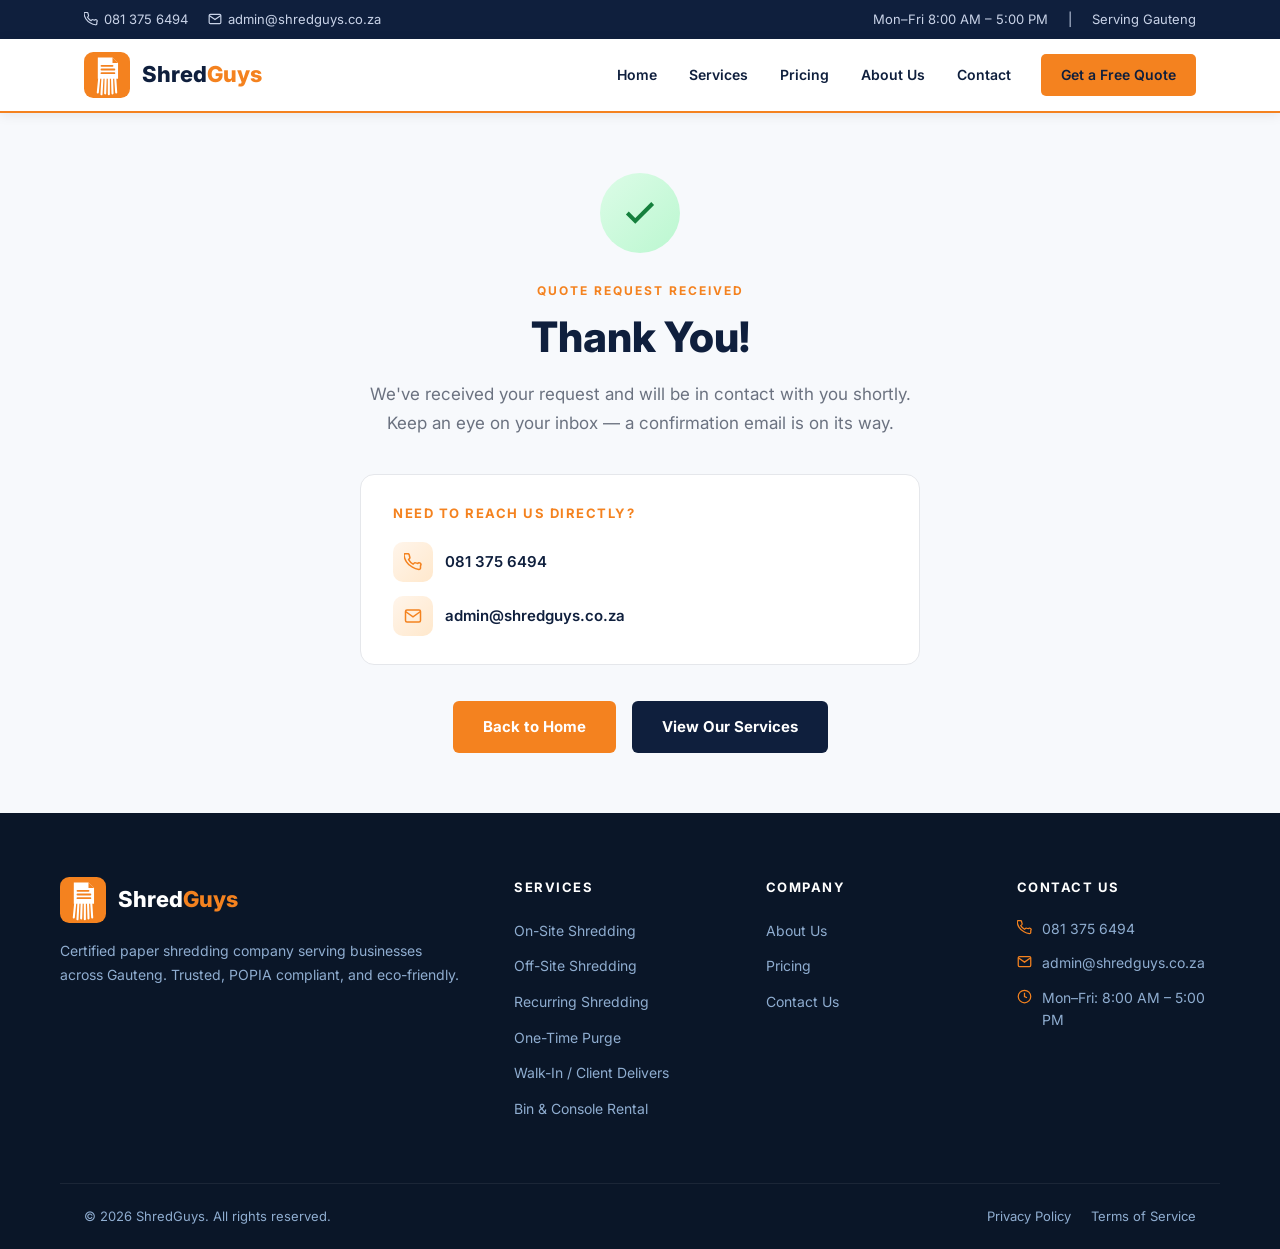
<file: thankyou/index.html>
﻿<!DOCTYPE html>
<html lang="en">
<head>
  <meta charset="UTF-8" /><meta name="viewport" content="width=device-width, initial-scale=1.0" />
  <title>Thank You – ShredGuys</title>
  <link rel="preconnect" href="https://fonts.googleapis.com" />
  <link href="https://fonts.googleapis.com/css2?family=Inter:wght@400;500;600;700;800&display=swap" rel="stylesheet" />
  <link rel="stylesheet" href="../shredguys.css" />
</head>
<body>

  <div class="topbar"><div class="container"><div class="topbar-left"><span class="topbar-item"><svg width="14" height="14" fill="none" stroke="currentColor" stroke-width="2" viewBox="0 0 24 24"><path d="M22 16.92v3a2 2 0 01-2.18 2 19.79 19.79 0 01-8.63-3.07A19.5 19.5 0 013.07 11.5a19.79 19.79 0 01-3.07-8.67A2 2 0 012 .84h3a2 2 0 012 1.72c.127.96.361 1.903.7 2.81a2 2 0 01-.45 2.11L6.09 8.91a16 16 0 006 6l1.27-1.27a2 2 0 012.11-.45c.907.339 1.85.573 2.81.7A2 2 0 0122 16.92z"/></svg><a href="tel:+27813756494">081 375 6494</a></span><span class="topbar-item"><svg width="14" height="14" fill="none" stroke="currentColor" stroke-width="2" viewBox="0 0 24 24"><path d="M4 4h16c1.1 0 2 .9 2 2v12c0 1.1-.9 2-2 2H4c-1.1 0-2-.9-2-2V6c0-1.1.9-2 2-2z"/><polyline points="22,6 12,13 2,6"/></svg><a href="mailto:admin@shredguys.co.za">admin@shredguys.co.za</a></span></div><div class="topbar-right"><span>Mon–Fri 8:00 AM – 5:00 PM</span><span>|</span><span>Serving Gauteng</span></div></div></div>

  <header>
    <div class="nav-inner">
      <a href="/" class="logo"><div class="logo-icon"><svg width="46" height="46" viewBox="0 0 100 100" xmlns="http://www.w3.org/2000/svg"><rect width="100" height="100" rx="20" fill="#f4821f"/><polygon points="30,12 62,12 74,24 74,58 30,58" fill="white"/><polygon points="62,12 74,24 62,24" fill="#f4821f"/><line x1="38" y1="30" x2="62" y2="30" stroke="#f4821f" stroke-width="4" stroke-linecap="round"/><line x1="38" y1="38" x2="66" y2="38" stroke="#f4821f" stroke-width="4" stroke-linecap="round"/><line x1="38" y1="46" x2="66" y2="46" stroke="#f4821f" stroke-width="4" stroke-linecap="round"/><line x1="33" y1="58" x2="30" y2="88" stroke="white" stroke-width="4.5" stroke-linecap="round"/><line x1="40" y1="58" x2="38" y2="92" stroke="white" stroke-width="4.5" stroke-linecap="round"/><line x1="47" y1="58" x2="46" y2="90" stroke="white" stroke-width="4.5" stroke-linecap="round"/><line x1="54" y1="58" x2="54" y2="92" stroke="white" stroke-width="4.5" stroke-linecap="round"/><line x1="61" y1="58" x2="62" y2="90" stroke="white" stroke-width="4.5" stroke-linecap="round"/><line x1="68" y1="58" x2="70" y2="88" stroke="white" stroke-width="4.5" stroke-linecap="round"/></svg></div><span>Shred<span class="highlight">Guys</span></span></a>
      <nav>
        <a href="/" class="nav-link">Home</a>
        <a href="/services/" class="nav-link">Services</a>
        <a href="/pricing/" class="nav-link">Pricing</a>
        <a href="/about/" class="nav-link">About Us</a>
        <a href="/contact/" class="nav-link">Contact</a>
        <a href="/contact/" class="nav-link nav-cta btn btn-orange" style="padding:10px 20px;">Get a Free Quote</a>
      </nav>
      <button class="hamburger" id="hamburger"><span></span><span></span><span></span></button>
    </div>
    <div class="mobile-menu" id="mobileMenu">
      <a href="/">Home</a><a href="/services/">Services</a><a href="/pricing/">Pricing</a><a href="/about/">About Us</a><a href="/contact/">Contact</a>
      <a href="/contact/" class="btn btn-orange">Get a Free Quote</a>
    </div>
  </header>

  <section style="min-height:70vh;display:flex;align-items:center;justify-content:center;padding:60px 24px;background:var(--light)">
    <div style="max-width:560px;width:100%;text-align:center">

      <div style="width:80px;height:80px;background:linear-gradient(135deg,#dcfce7,#bbf7d0);border-radius:50%;display:flex;align-items:center;justify-content:center;margin:0 auto 28px">
        <svg width="38" height="38" fill="none" stroke="#15803d" stroke-width="2.5" viewBox="0 0 24 24"><polyline points="20 6 9 17 4 12"/></svg>
      </div>

      <div class="section-label" style="margin-bottom:12px">Quote Request Received</div>
      <h1 style="font-size:clamp(28px,5vw,42px);font-weight:800;color:var(--navy);line-height:1.2;margin-bottom:18px">Thank You!</h1>
      <p style="font-size:17px;color:var(--grey);line-height:1.7;margin-bottom:36px">
        We've received your request and will be in contact with you shortly.<br />
        Keep an eye on your inbox — a confirmation email is on its way.
      </p>

      <div style="background:#fff;border:1px solid var(--border);border-radius:14px;padding:28px 32px;margin-bottom:36px;text-align:left">
        <p style="font-size:13px;font-weight:700;text-transform:uppercase;letter-spacing:1.5px;color:var(--orange);margin:0 0 18px">Need to reach us directly?</p>
        <div style="display:flex;flex-direction:column;gap:14px">
          <a href="tel:+27813756494" style="display:flex;align-items:center;gap:12px;font-size:15px;font-weight:600;color:var(--navy)">
            <span style="width:40px;height:40px;background:linear-gradient(135deg,#fff5eb,#ffe8cc);border-radius:10px;display:flex;align-items:center;justify-content:center;flex-shrink:0">
              <svg width="18" height="18" fill="none" stroke="var(--orange)" stroke-width="2" viewBox="0 0 24 24"><path d="M22 16.92v3a2 2 0 01-2.18 2 19.79 19.79 0 01-8.63-3.07A19.5 19.5 0 013.07 11.5a19.79 19.79 0 01-3.07-8.67A2 2 0 012 .84h3a2 2 0 012 1.72c.127.96.361 1.903.7 2.81a2 2 0 01-.45 2.11L6.09 8.91a16 16 0 006 6l1.27-1.27a2 2 0 012.11-.45c.907.339 1.85.573 2.81.7A2 2 0 0122 16.92z"/></svg>
            </span>
            081 375 6494
          </a>
          <a href="mailto:admin@shredguys.co.za" style="display:flex;align-items:center;gap:12px;font-size:15px;font-weight:600;color:var(--navy)">
            <span style="width:40px;height:40px;background:linear-gradient(135deg,#fff5eb,#ffe8cc);border-radius:10px;display:flex;align-items:center;justify-content:center;flex-shrink:0">
              <svg width="18" height="18" fill="none" stroke="var(--orange)" stroke-width="2" viewBox="0 0 24 24"><path d="M4 4h16c1.1 0 2 .9 2 2v12c0 1.1-.9 2-2 2H4c-1.1 0-2-.9-2-2V6c0-1.1.9-2 2-2z"/><polyline points="22,6 12,13 2,6"/></svg>
            </span>
            admin@shredguys.co.za
          </a>
        </div>
      </div>

      <a href="/" class="btn btn-orange" style="margin-right:12px">Back to Home</a>
      <a href="/services/" class="btn btn-navy">View Our Services</a>
    </div>
  </section>

  <footer>
    <div class="footer-grid">
      <div class="footer-brand"><a href="/" class="logo"><div class="logo-icon"><svg width="46" height="46" viewBox="0 0 100 100" xmlns="http://www.w3.org/2000/svg"><rect width="100" height="100" rx="20" fill="#f4821f"/><polygon points="30,12 62,12 74,24 74,58 30,58" fill="white"/><polygon points="62,12 74,24 62,24" fill="#f4821f"/><line x1="38" y1="30" x2="62" y2="30" stroke="#f4821f" stroke-width="4" stroke-linecap="round"/><line x1="38" y1="38" x2="66" y2="38" stroke="#f4821f" stroke-width="4" stroke-linecap="round"/><line x1="38" y1="46" x2="66" y2="46" stroke="#f4821f" stroke-width="4" stroke-linecap="round"/><line x1="33" y1="58" x2="30" y2="88" stroke="white" stroke-width="4.5" stroke-linecap="round"/><line x1="40" y1="58" x2="38" y2="92" stroke="white" stroke-width="4.5" stroke-linecap="round"/><line x1="47" y1="58" x2="46" y2="90" stroke="white" stroke-width="4.5" stroke-linecap="round"/><line x1="54" y1="58" x2="54" y2="92" stroke="white" stroke-width="4.5" stroke-linecap="round"/><line x1="61" y1="58" x2="62" y2="90" stroke="white" stroke-width="4.5" stroke-linecap="round"/><line x1="68" y1="58" x2="70" y2="88" stroke="white" stroke-width="4.5" stroke-linecap="round"/></svg></div><span>Shred<span class="highlight">Guys</span></span></a><p>Certified paper shredding company serving businesses across Gauteng. Trusted, POPIA compliant, and eco-friendly.</p></div>
      <div><h4>Services</h4><ul><li><a href="/services/">On-Site Shredding</a></li><li><a href="/services/">Off-Site Shredding</a></li><li><a href="/services/">Recurring Shredding</a></li><li><a href="/services/">One-Time Purge</a></li><li><a href="/services/">Walk-In / Client Delivers</a></li><li><a href="/services/">Bin &amp; Console Rental</a></li></ul></div>
      <div><h4>Company</h4><ul><li><a href="/about/">About Us</a></li><li><a href="/pricing/">Pricing</a></li><li><a href="/contact/">Contact Us</a></li></ul></div>
      <div><h4>Contact Us</h4><ul class="footer-contact"><li><svg width="15" height="15" fill="none" stroke="currentColor" stroke-width="2" viewBox="0 0 24 24"><path d="M22 16.92v3a2 2 0 01-2.18 2 19.79 19.79 0 01-8.63-3.07A19.5 19.5 0 013.07 11.5 19.79 19.79 0 01.4 2.83 2 2 0 012.4.84h3a2 2 0 012 1.72c.127.96.361 1.903.7 2.81a2 2 0 01-.45 2.11L6.09 8.91a16 16 0 006 6l1.27-1.27a2 2 0 012.11-.45c.907.339 1.85.573 2.81.7A2 2 0 0122 16.92z"/></svg><a href="tel:+27813756494">081 375 6494</a></li><li><svg width="15" height="15" fill="none" stroke="currentColor" stroke-width="2" viewBox="0 0 24 24"><path d="M4 4h16c1.1 0 2 .9 2 2v12c0 1.1-.9 2-2 2H4c-1.1 0-2-.9-2-2V6c0-1.1.9-2 2-2z"/><polyline points="22,6 12,13 2,6"/></svg><a href="mailto:admin@shredguys.co.za">admin@shredguys.co.za</a></li><li><svg width="15" height="15" fill="none" stroke="currentColor" stroke-width="2" viewBox="0 0 24 24"><circle cx="12" cy="12" r="10"/><polyline points="12 6 12 12 16 14"/></svg>Mon–Fri: 8:00 AM – 5:00 PM</li></ul></div>
    </div>
    <div class="footer-bottom"><span>© 2026 ShredGuys. All rights reserved.</span><div class="footer-bottom-links"><a href="#">Privacy Policy</a><a href="#">Terms of Service</a></div></div>
  </footer>

  <script>
    document.getElementById('hamburger').addEventListener('click',()=>document.getElementById('mobileMenu').classList.toggle('open'));
    document.getElementById('mobileMenu').querySelectorAll('a').forEach(a=>a.addEventListener('click',()=>document.getElementById('mobileMenu').classList.remove('open')));
  </script>
</body>
</html>
</file>
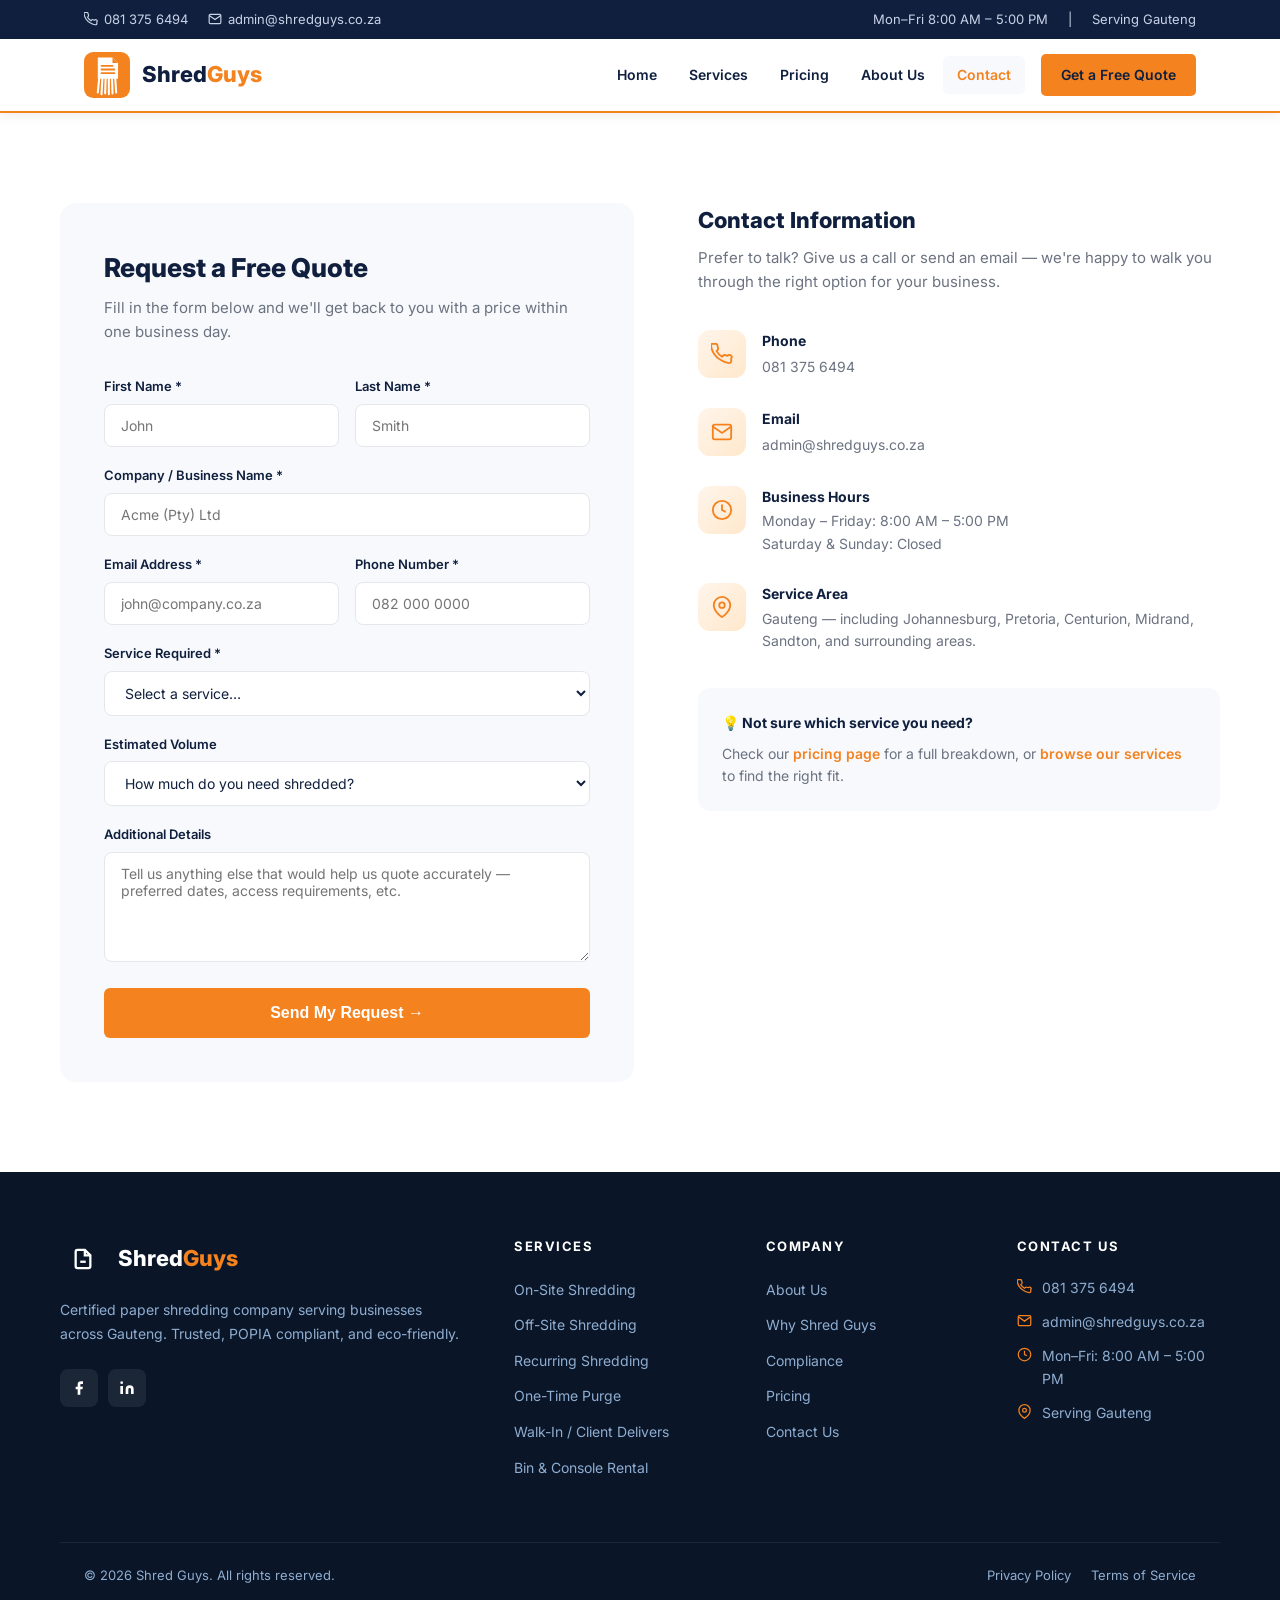
<file: contact.html>
<!DOCTYPE html>
<html lang="en">
<head>
  <meta charset="UTF-8" /><meta name="viewport" content="width=device-width, initial-scale=1.0" />
  <title>Contact Us – Shred Guys</title>
  <meta name="description" content="Get in touch with Shred Guys for a free shredding quote. Serving businesses across Gauteng. Call, email, or fill in the form." />
  <link rel="preconnect" href="https://fonts.googleapis.com" />
  <link href="https://fonts.googleapis.com/css2?family=Inter:wght@400;500;600;700;800&display=swap" rel="stylesheet" />
  <link rel="stylesheet" href="shredguys.css" />
</head>
<body>

  <div class="topbar"><div class="container"><div class="topbar-left"><span class="topbar-item"><svg width="14" height="14" fill="none" stroke="currentColor" stroke-width="2" viewBox="0 0 24 24"><path d="M22 16.92v3a2 2 0 01-2.18 2 19.79 19.79 0 01-8.63-3.07A19.5 19.5 0 013.07 11.5a19.79 19.79 0 01-3.07-8.67A2 2 0 012 .84h3a2 2 0 012 1.72c.127.96.361 1.903.7 2.81a2 2 0 01-.45 2.11L6.09 8.91a16 16 0 006 6l1.27-1.27a2 2 0 012.11-.45c.907.339 1.85.573 2.81.7A2 2 0 0122 16.92z"/></svg><a href="tel:+27813756494">081 375 6494</a></span><span class="topbar-item"><svg width="14" height="14" fill="none" stroke="currentColor" stroke-width="2" viewBox="0 0 24 24"><path d="M4 4h16c1.1 0 2 .9 2 2v12c0 1.1-.9 2-2 2H4c-1.1 0-2-.9-2-2V6c0-1.1.9-2 2-2z"/><polyline points="22,6 12,13 2,6"/></svg><a href="mailto:admin@shredguys.co.za">admin@shredguys.co.za</a></span></div><div class="topbar-right"><span>Mon–Fri 8:00 AM – 5:00 PM</span><span>|</span><span>Serving Gauteng</span></div></div></div>

  <header>
    <div class="nav-inner">
      <a href="index.html" class="logo"><div class="logo-icon"><svg width="46" height="46" viewBox="0 0 100 100" xmlns="http://www.w3.org/2000/svg"><rect width="100" height="100" rx="20" fill="#f4821f"/><polygon points="30,12 62,12 74,24 74,58 30,58" fill="white"/><polygon points="62,12 74,24 62,24" fill="#f4821f"/><line x1="38" y1="30" x2="62" y2="30" stroke="#f4821f" stroke-width="4" stroke-linecap="round"/><line x1="38" y1="38" x2="66" y2="38" stroke="#f4821f" stroke-width="4" stroke-linecap="round"/><line x1="38" y1="46" x2="66" y2="46" stroke="#f4821f" stroke-width="4" stroke-linecap="round"/><line x1="33" y1="58" x2="30" y2="88" stroke="white" stroke-width="4.5" stroke-linecap="round"/><line x1="40" y1="58" x2="38" y2="92" stroke="white" stroke-width="4.5" stroke-linecap="round"/><line x1="47" y1="58" x2="46" y2="90" stroke="white" stroke-width="4.5" stroke-linecap="round"/><line x1="54" y1="58" x2="54" y2="92" stroke="white" stroke-width="4.5" stroke-linecap="round"/><line x1="61" y1="58" x2="62" y2="90" stroke="white" stroke-width="4.5" stroke-linecap="round"/><line x1="68" y1="58" x2="70" y2="88" stroke="white" stroke-width="4.5" stroke-linecap="round"/></svg></div><span>Shred<span class="highlight">Guys</span></span></a>
      <nav>
        <a href="index.html" class="nav-link">Home</a>
        <a href="services.html" class="nav-link">Services</a>
        <a href="pricing.html" class="nav-link">Pricing</a>
        <a href="about.html" class="nav-link">About Us</a>
        <a href="contact.html" class="nav-link active">Contact</a>
        <a href="contact.html" class="nav-link nav-cta btn btn-orange" style="padding:10px 20px;">Get a Free Quote</a>
      </nav>
      <button class="hamburger" id="hamburger"><span></span><span></span><span></span></button>
    </div>
    <div class="mobile-menu" id="mobileMenu">
      <a href="index.html">Home</a><a href="services.html">Services</a><a href="pricing.html">Pricing</a><a href="about.html">About Us</a><a href="contact.html">Contact</a>
      <a href="contact.html" class="btn btn-orange">Get a Free Quote</a>
    </div>
  </header>

  <section class="contact-section">
    <div class="contact-grid">

      <!-- Form -->
      <div class="contact-form-card">
        <h2>Request a Free Quote</h2>
        <p>Fill in the form below and we'll get back to you with a price within one business day.</p>

        <input type="hidden" name="_subject" value="New Contact Request – ShredGuys" />
        <div class="form-row">
          <div class="form-group"><label>First Name *</label><input type="text" name="first_name" placeholder="John" /></div>
          <div class="form-group"><label>Last Name *</label><input type="text" name="last_name" placeholder="Smith" /></div>
        </div>
        <div class="form-group"><label>Company / Business Name *</label><input type="text" name="company" placeholder="Acme (Pty) Ltd" /></div>
        <div class="form-row">
          <div class="form-group"><label>Email Address *</label><input type="email" name="email" placeholder="john@company.co.za" /></div>
          <div class="form-group"><label>Phone Number *</label><input type="tel" name="phone" placeholder="082 000 0000" /></div>
        </div>
        <div class="form-group">
          <label>Service Required *</label>
          <select name="service">
            <option value="" disabled selected>Select a service…</option>
            <option>On-Site Shredding</option>
            <option>Off-Site Shredding</option>
            <option>Recurring Scheduled Shredding</option>
            <option>One-Time Purge / Office Cleanup</option>
            <option>Client Delivers / Walk-In</option>
            <option>Bin or Console Rental</option>
            <option>Not sure — please advise</option>
          </select>
        </div>
        <div class="form-group">
          <label>Estimated Volume</label>
          <select name="volume">
            <option value="" disabled selected>How much do you need shredded?</option>
            <option>1 – 5 boxes / files</option>
            <option>6 – 20 boxes / files</option>
            <option>21 – 50 boxes / files</option>
            <option>50+ boxes (large purge)</option>
            <option>Ongoing / recurring</option>
            <option>Not sure</option>
          </select>
        </div>
        <div class="form-group"><label>Additional Details</label><textarea name="message" placeholder="Tell us anything else that would help us quote accurately — preferred dates, access requirements, etc."></textarea></div>
        <button class="btn btn-orange" style="width:100%;font-size:16px;padding:16px" onclick="handleSubmit(this)">Send My Request →</button>
      </div>

      <!-- Contact Info -->
      <div class="contact-info">
        <h3>Contact Information</h3>
        <p>Prefer to talk? Give us a call or send an email — we're happy to walk you through the right option for your business.</p>

        <div class="contact-detail">
          <div class="contact-detail-icon"><svg width="22" height="22" fill="none" stroke="currentColor" stroke-width="2" viewBox="0 0 24 24"><path d="M22 16.92v3a2 2 0 01-2.18 2 19.79 19.79 0 01-8.63-3.07A19.5 19.5 0 013.07 11.5a19.79 19.79 0 01-3.07-8.67A2 2 0 012 .84h3a2 2 0 012 1.72c.127.96.361 1.903.7 2.81a2 2 0 01-.45 2.11L6.09 8.91a16 16 0 006 6l1.27-1.27a2 2 0 012.11-.45c.907.339 1.85.573 2.81.7A2 2 0 0122 16.92z"/></svg></div>
          <div><h4>Phone</h4><a href="tel:+27813756494">081 375 6494</a></div>
        </div>

        <div class="contact-detail">
          <div class="contact-detail-icon"><svg width="22" height="22" fill="none" stroke="currentColor" stroke-width="2" viewBox="0 0 24 24"><path d="M4 4h16c1.1 0 2 .9 2 2v12c0 1.1-.9 2-2 2H4c-1.1 0-2-.9-2-2V6c0-1.1.9-2 2-2z"/><polyline points="22,6 12,13 2,6"/></svg></div>
          <div><h4>Email</h4><a href="mailto:admin@shredguys.co.za">admin@shredguys.co.za</a></div>
        </div>

        <div class="contact-detail">
          <div class="contact-detail-icon"><svg width="22" height="22" fill="none" stroke="currentColor" stroke-width="2" viewBox="0 0 24 24"><circle cx="12" cy="12" r="10"/><polyline points="12 6 12 12 16 14"/></svg></div>
          <div><h4>Business Hours</h4><p>Monday – Friday: 8:00 AM – 5:00 PM<br />Saturday &amp; Sunday: Closed</p></div>
        </div>

        <div class="contact-detail">
          <div class="contact-detail-icon"><svg width="22" height="22" fill="none" stroke="currentColor" stroke-width="2" viewBox="0 0 24 24"><path d="M21 10c0 7-9 13-9 13S3 17 3 10a9 9 0 0118 0z"/><circle cx="12" cy="10" r="3"/></svg></div>
          <div><h4>Service Area</h4><p>Gauteng — including Johannesburg, Pretoria, Centurion, Midrand, Sandton, and surrounding areas.</p></div>
        </div>

        <div style="margin-top:36px;background:var(--light);border-radius:12px;padding:24px">
          <p style="font-size:14px;font-weight:700;color:var(--navy);margin-bottom:8px">💡 Not sure which service you need?</p>
          <p style="font-size:14px;color:var(--grey)">Check our <a href="pricing.html" style="color:var(--orange);font-weight:600">pricing page</a> for a full breakdown, or <a href="services.html" style="color:var(--orange);font-weight:600">browse our services</a> to find the right fit.</p>
        </div>
      </div>

    </div>
  </section>

  <footer>
    <div class="footer-grid">
      <div class="footer-brand"><a href="index.html" class="logo"><div class="logo-icon"><svg width="22" height="22" fill="none" stroke="white" stroke-width="2.5" viewBox="0 0 24 24"><path d="M14 2H6a2 2 0 00-2 2v16a2 2 0 002 2h12a2 2 0 002-2V8z"/><polyline points="14 2 14 8 20 8"/><line x1="9" y1="15" x2="15" y2="15"/></svg></div><span>Shred<span class="highlight">Guys</span></span></a><p>Certified paper shredding company serving businesses across Gauteng. Trusted, POPIA compliant, and eco-friendly.</p><div class="footer-social"><a href="#" class="social-btn"><svg width="16" height="16" fill="currentColor" viewBox="0 0 24 24"><path d="M18 2h-3a5 5 0 00-5 5v3H7v4h3v8h4v-8h3l1-4h-4V7a1 1 0 011-1h3z"/></svg></a><a href="#" class="social-btn"><svg width="16" height="16" fill="currentColor" viewBox="0 0 24 24"><path d="M16 8a6 6 0 016 6v7h-4v-7a2 2 0 00-2-2 2 2 0 00-2 2v7h-4v-7a6 6 0 016-6zM2 9h4v12H2z"/><circle cx="4" cy="4" r="2"/></svg></a></div></div>
      <div><h4>Services</h4><ul><li><a href="services.html">On-Site Shredding</a></li><li><a href="services.html">Off-Site Shredding</a></li><li><a href="services.html">Recurring Shredding</a></li><li><a href="services.html">One-Time Purge</a></li><li><a href="services.html">Walk-In / Client Delivers</a></li><li><a href="services.html">Bin &amp; Console Rental</a></li></ul></div>
      <div><h4>Company</h4><ul><li><a href="about.html">About Us</a></li><li><a href="about.html">Why Shred Guys</a></li><li><a href="about.html">Compliance</a></li><li><a href="pricing.html">Pricing</a></li><li><a href="contact.html">Contact Us</a></li></ul></div>
      <div><h4>Contact Us</h4><ul class="footer-contact"><li><svg width="15" height="15" fill="none" stroke="currentColor" stroke-width="2" viewBox="0 0 24 24"><path d="M22 16.92v3a2 2 0 01-2.18 2 19.79 19.79 0 01-8.63-3.07A19.5 19.5 0 013.07 11.5 19.79 19.79 0 01.4 2.83 2 2 0 012.4.84h3a2 2 0 012 1.72c.127.96.361 1.903.7 2.81a2 2 0 01-.45 2.11L6.09 8.91a16 16 0 006 6l1.27-1.27a2 2 0 012.11-.45c.907.339 1.85.573 2.81.7A2 2 0 0122 16.92z"/></svg><a href="tel:+27813756494">081 375 6494</a></li><li><svg width="15" height="15" fill="none" stroke="currentColor" stroke-width="2" viewBox="0 0 24 24"><path d="M4 4h16c1.1 0 2 .9 2 2v12c0 1.1-.9 2-2 2H4c-1.1 0-2-.9-2-2V6c0-1.1.9-2 2-2z"/><polyline points="22,6 12,13 2,6"/></svg><a href="mailto:admin@shredguys.co.za">admin@shredguys.co.za</a></li><li><svg width="15" height="15" fill="none" stroke="currentColor" stroke-width="2" viewBox="0 0 24 24"><circle cx="12" cy="12" r="10"/><polyline points="12 6 12 12 16 14"/></svg>Mon–Fri: 8:00 AM – 5:00 PM</li><li><svg width="15" height="15" fill="none" stroke="currentColor" stroke-width="2" viewBox="0 0 24 24"><path d="M21 10c0 7-9 13-9 13S3 17 3 10a9 9 0 0118 0z"/><circle cx="12" cy="10" r="3"/></svg>Serving Gauteng</li></ul></div>
    </div>
    <div class="footer-bottom"><span>© 2026 Shred Guys. All rights reserved.</span><div class="footer-bottom-links"><a href="#">Privacy Policy</a><a href="#">Terms of Service</a></div></div>
  </footer>
  <button id="scrollTop"><svg width="18" height="18" fill="none" stroke="white" stroke-width="2.5" viewBox="0 0 24 24"><polyline points="18 15 12 9 6 15"/></svg></button>
  <script>
    document.getElementById('hamburger').addEventListener('click',()=>document.getElementById('mobileMenu').classList.toggle('open'));
    document.getElementById('mobileMenu').querySelectorAll('a').forEach(a=>a.addEventListener('click',()=>document.getElementById('mobileMenu').classList.remove('open')));
    const s=document.getElementById('scrollTop');
    window.addEventListener('scroll',()=>s.classList.toggle('visible',window.scrollY>400));
    s.addEventListener('click',()=>window.scrollTo({top:0,behavior:'smooth'}));
    async function handleSubmit(btn){
      const card=btn.closest('.contact-form-card');
      const data={};
      card.querySelectorAll('input[name],select[name],textarea[name]').forEach(el=>data[el.name]=el.value);
      const fn=card.querySelector('[name=first_name]')?.value||'';
      const ln=card.querySelector('[name=last_name]')?.value||'';
      data.name=(fn+' '+ln).trim();
      btn.textContent='Sending…';btn.disabled=true;
      try{
        const res=await fetch('https://lhrdunranqragptqouan.supabase.co/functions/v1/shredguys-contact',{method:'POST',body:JSON.stringify(data),headers:{'Content-Type':'application/json',Accept:'application/json'}});
        if(res.ok){window.location.href='thankyou.html';}
        else{btn.textContent='Something went wrong — please call us.';btn.style.background='#dc2626';btn.disabled=false;}
      }catch{btn.textContent='Something went wrong — please call us.';btn.style.background='#dc2626';btn.disabled=false;}
    }
  </script>
</body>
</html>
</file>
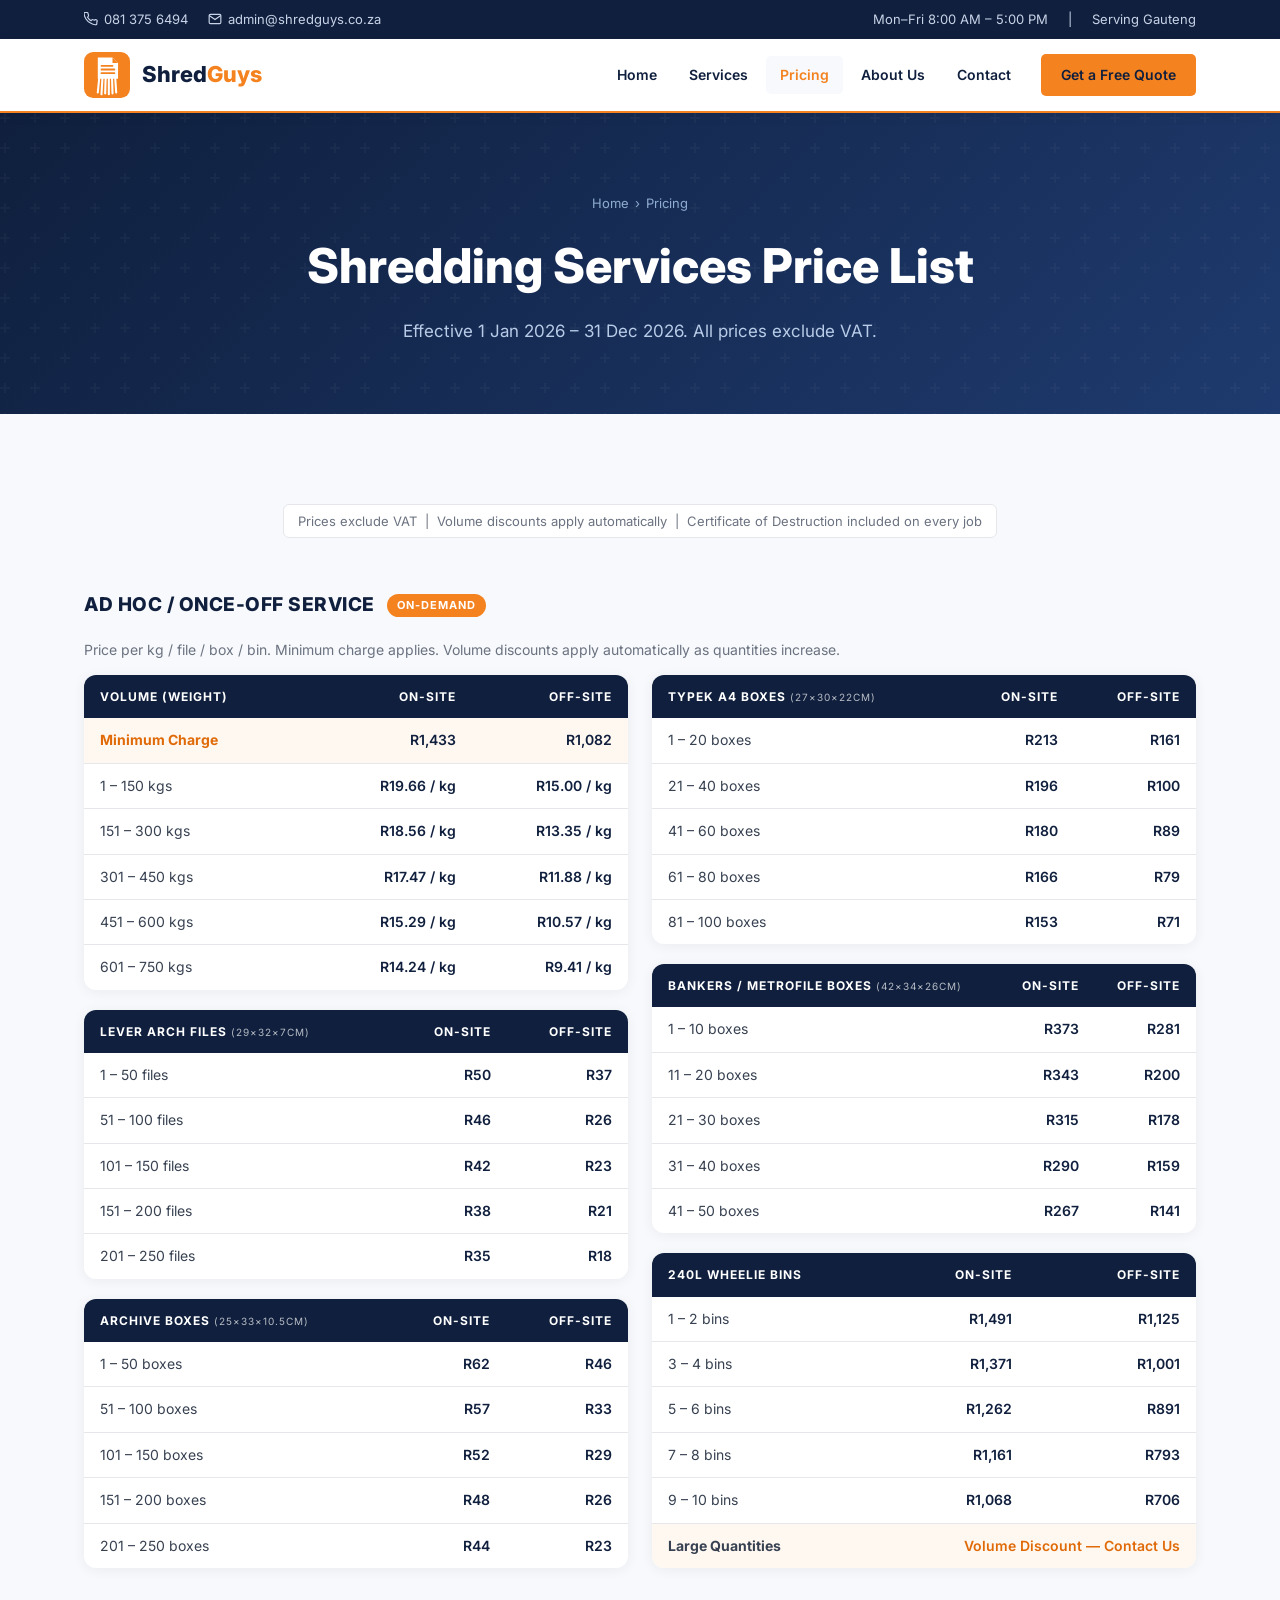
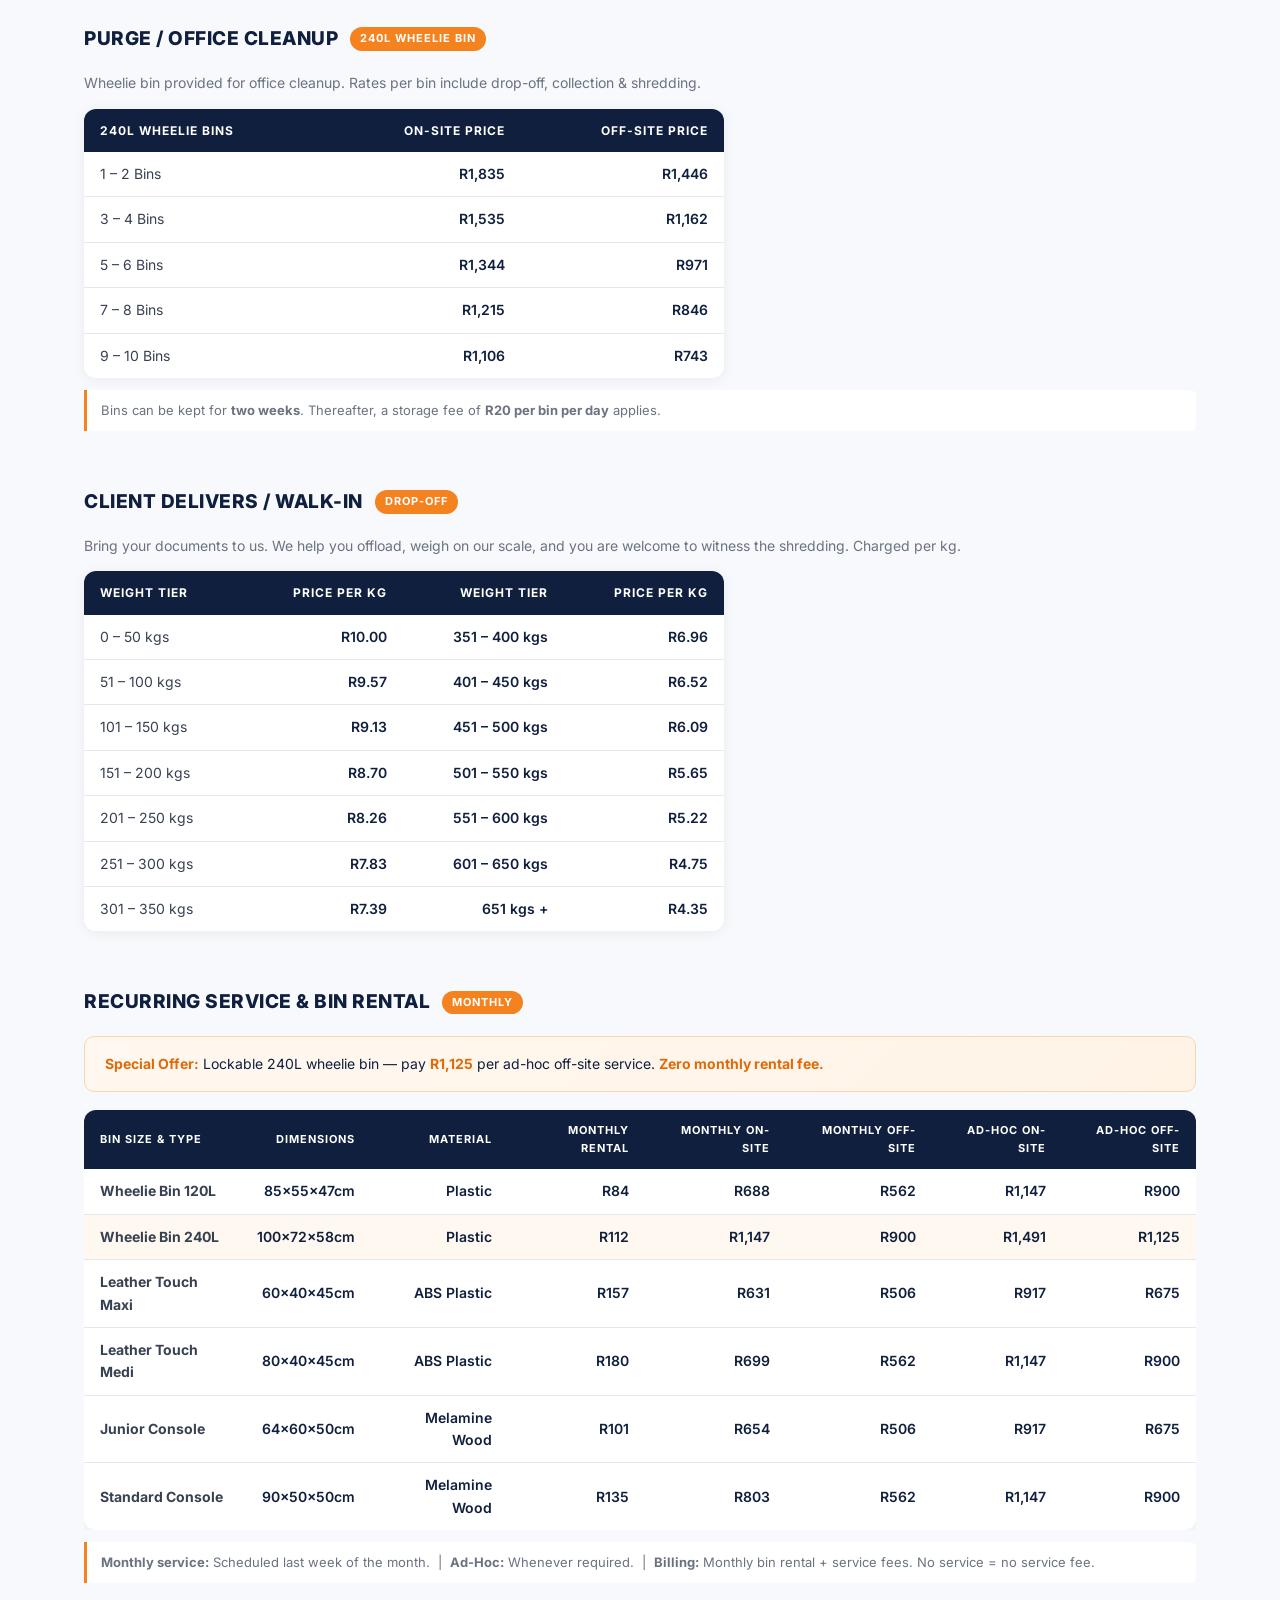
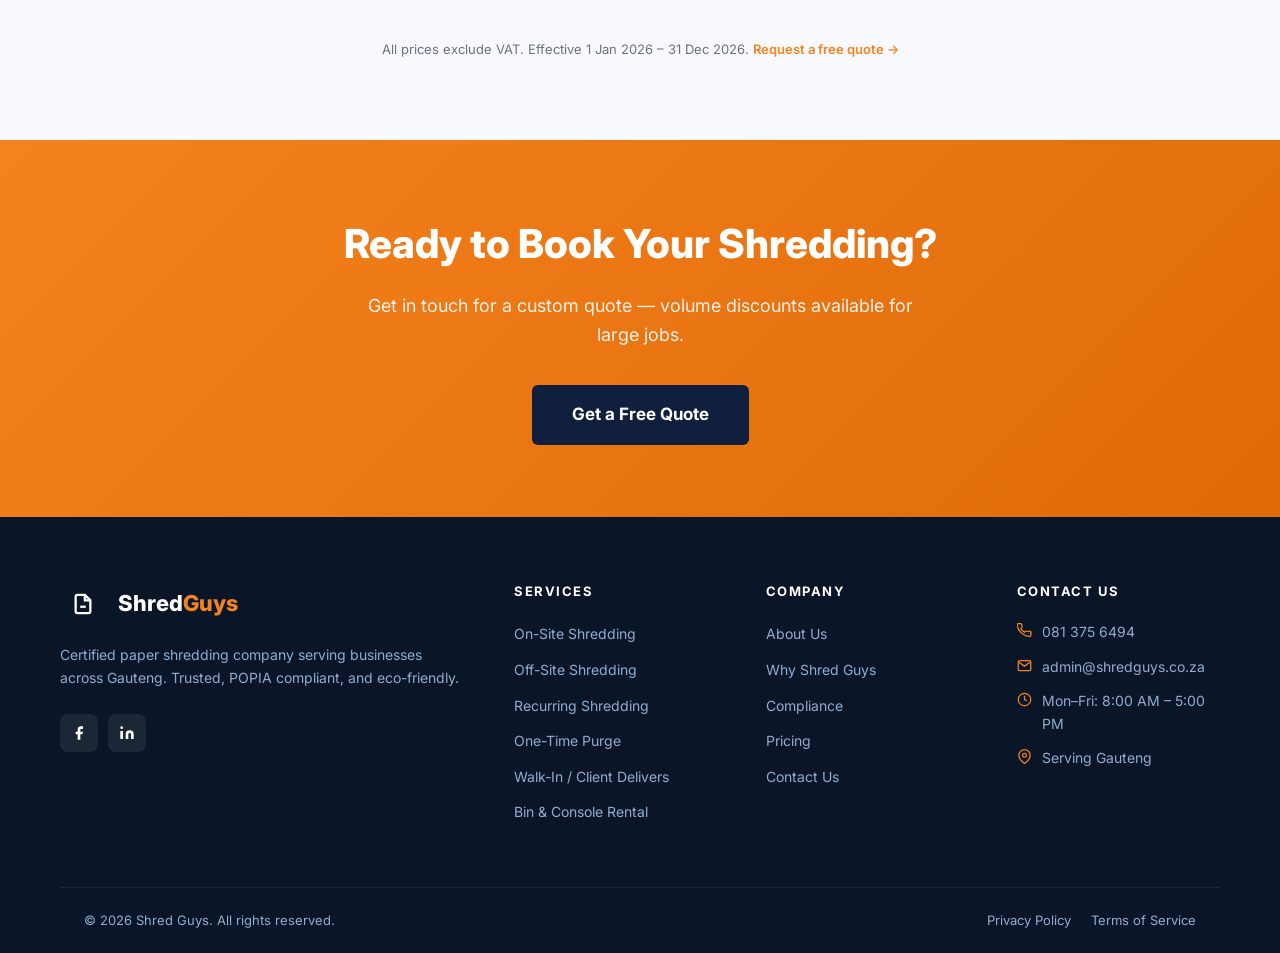
<file: pricing.html>
<!DOCTYPE html>
<html lang="en">
<head>
  <meta charset="UTF-8" /><meta name="viewport" content="width=device-width, initial-scale=1.0" />
  <title>Pricing – Shred Guys</title>
  <meta name="description" content="Transparent shredding prices for Shred Guys. Ad hoc, recurring, office purge and walk-in rates. Prices exclude VAT. Effective 2026." />
  <link rel="preconnect" href="https://fonts.googleapis.com" />
  <link href="https://fonts.googleapis.com/css2?family=Inter:wght@400;500;600;700;800&display=swap" rel="stylesheet" />
  <link rel="stylesheet" href="shredguys.css" />
</head>
<body>

  <div class="topbar"><div class="container"><div class="topbar-left"><span class="topbar-item"><svg width="14" height="14" fill="none" stroke="currentColor" stroke-width="2" viewBox="0 0 24 24"><path d="M22 16.92v3a2 2 0 01-2.18 2 19.79 19.79 0 01-8.63-3.07A19.5 19.5 0 013.07 11.5a19.79 19.79 0 01-3.07-8.67A2 2 0 012 .84h3a2 2 0 012 1.72c.127.96.361 1.903.7 2.81a2 2 0 01-.45 2.11L6.09 8.91a16 16 0 006 6l1.27-1.27a2 2 0 012.11-.45c.907.339 1.85.573 2.81.7A2 2 0 0122 16.92z"/></svg><a href="tel:+27813756494">081 375 6494</a></span><span class="topbar-item"><svg width="14" height="14" fill="none" stroke="currentColor" stroke-width="2" viewBox="0 0 24 24"><path d="M4 4h16c1.1 0 2 .9 2 2v12c0 1.1-.9 2-2 2H4c-1.1 0-2-.9-2-2V6c0-1.1.9-2 2-2z"/><polyline points="22,6 12,13 2,6"/></svg><a href="mailto:admin@shredguys.co.za">admin@shredguys.co.za</a></span></div><div class="topbar-right"><span>Mon–Fri 8:00 AM – 5:00 PM</span><span>|</span><span>Serving Gauteng</span></div></div></div>

  <header>
    <div class="nav-inner">
      <a href="index.html" class="logo"><div class="logo-icon"><svg width="46" height="46" viewBox="0 0 100 100" xmlns="http://www.w3.org/2000/svg"><rect width="100" height="100" rx="20" fill="#f4821f"/><polygon points="30,12 62,12 74,24 74,58 30,58" fill="white"/><polygon points="62,12 74,24 62,24" fill="#f4821f"/><line x1="38" y1="30" x2="62" y2="30" stroke="#f4821f" stroke-width="4" stroke-linecap="round"/><line x1="38" y1="38" x2="66" y2="38" stroke="#f4821f" stroke-width="4" stroke-linecap="round"/><line x1="38" y1="46" x2="66" y2="46" stroke="#f4821f" stroke-width="4" stroke-linecap="round"/><line x1="33" y1="58" x2="30" y2="88" stroke="white" stroke-width="4.5" stroke-linecap="round"/><line x1="40" y1="58" x2="38" y2="92" stroke="white" stroke-width="4.5" stroke-linecap="round"/><line x1="47" y1="58" x2="46" y2="90" stroke="white" stroke-width="4.5" stroke-linecap="round"/><line x1="54" y1="58" x2="54" y2="92" stroke="white" stroke-width="4.5" stroke-linecap="round"/><line x1="61" y1="58" x2="62" y2="90" stroke="white" stroke-width="4.5" stroke-linecap="round"/><line x1="68" y1="58" x2="70" y2="88" stroke="white" stroke-width="4.5" stroke-linecap="round"/></svg></div><span>Shred<span class="highlight">Guys</span></span></a>
      <nav>
        <a href="index.html" class="nav-link">Home</a>
        <a href="services.html" class="nav-link">Services</a>
        <a href="pricing.html" class="nav-link active">Pricing</a>
        <a href="about.html" class="nav-link">About Us</a>
        <a href="contact.html" class="nav-link">Contact</a>
        <a href="contact.html" class="nav-link nav-cta btn btn-orange" style="padding:10px 20px;">Get a Free Quote</a>
      </nav>
      <button class="hamburger" id="hamburger"><span></span><span></span><span></span></button>
    </div>
    <div class="mobile-menu" id="mobileMenu">
      <a href="index.html">Home</a><a href="services.html">Services</a><a href="pricing.html">Pricing</a><a href="about.html">About Us</a><a href="contact.html">Contact</a>
      <a href="contact.html" class="btn btn-orange">Get a Free Quote</a>
    </div>
  </header>

  <div class="page-banner">
    <div class="breadcrumb"><a href="index.html">Home</a><span>›</span><span>Pricing</span></div>
    <h1>Shredding Services Price List</h1>
    <p>Effective 1 Jan 2026 – 31 Dec 2026. All prices exclude VAT.</p>
  </div>

  <section class="pricelist">
    <div class="container">

      <div class="text-center" style="margin-bottom:52px">
        <span class="pl-vat-note">Prices exclude VAT &nbsp;|&nbsp; Volume discounts apply automatically &nbsp;|&nbsp; Certificate of Destruction included on every job</span>
      </div>

      <!-- 1. Ad Hoc -->
      <div class="pl-section">
        <div class="pl-section-head"><h3>Ad Hoc / Once-Off Service</h3><span class="pl-tag">On-Demand</span></div>
        <p class="pl-desc">Price per kg / file / box / bin. Minimum charge applies. Volume discounts apply automatically as quantities increase.</p>
        <div class="pl-two-col">
          <div>
            <table class="pl-table" style="margin-bottom:20px">
              <thead><tr><th>Volume (Weight)</th><th>On-Site</th><th>Off-Site</th></tr></thead>
              <tbody>
                <tr class="pl-min"><td><strong>Minimum Charge</strong></td><td>R1,433</td><td>R1,082</td></tr>
                <tr><td>1 – 150 kgs</td><td>R19.66 / kg</td><td>R15.00 / kg</td></tr>
                <tr><td>151 – 300 kgs</td><td>R18.56 / kg</td><td>R13.35 / kg</td></tr>
                <tr><td>301 – 450 kgs</td><td>R17.47 / kg</td><td>R11.88 / kg</td></tr>
                <tr><td>451 – 600 kgs</td><td>R15.29 / kg</td><td>R10.57 / kg</td></tr>
                <tr><td>601 – 750 kgs</td><td>R14.24 / kg</td><td>R9.41 / kg</td></tr>
              </tbody>
            </table>
            <table class="pl-table" style="margin-bottom:20px">
              <thead><tr><th>Lever Arch Files <small style="font-weight:400;opacity:.7">(29×32×7cm)</small></th><th>On-Site</th><th>Off-Site</th></tr></thead>
              <tbody>
                <tr><td>1 – 50 files</td><td>R50</td><td>R37</td></tr>
                <tr><td>51 – 100 files</td><td>R46</td><td>R26</td></tr>
                <tr><td>101 – 150 files</td><td>R42</td><td>R23</td></tr>
                <tr><td>151 – 200 files</td><td>R38</td><td>R21</td></tr>
                <tr><td>201 – 250 files</td><td>R35</td><td>R18</td></tr>
              </tbody>
            </table>
            <table class="pl-table">
              <thead><tr><th>Archive Boxes <small style="font-weight:400;opacity:.7">(25×33×10.5cm)</small></th><th>On-Site</th><th>Off-Site</th></tr></thead>
              <tbody>
                <tr><td>1 – 50 boxes</td><td>R62</td><td>R46</td></tr>
                <tr><td>51 – 100 boxes</td><td>R57</td><td>R33</td></tr>
                <tr><td>101 – 150 boxes</td><td>R52</td><td>R29</td></tr>
                <tr><td>151 – 200 boxes</td><td>R48</td><td>R26</td></tr>
                <tr><td>201 – 250 boxes</td><td>R44</td><td>R23</td></tr>
              </tbody>
            </table>
          </div>
          <div>
            <table class="pl-table" style="margin-bottom:20px">
              <thead><tr><th>Typek A4 Boxes <small style="font-weight:400;opacity:.7">(27×30×22cm)</small></th><th>On-Site</th><th>Off-Site</th></tr></thead>
              <tbody>
                <tr><td>1 – 20 boxes</td><td>R213</td><td>R161</td></tr>
                <tr><td>21 – 40 boxes</td><td>R196</td><td>R100</td></tr>
                <tr><td>41 – 60 boxes</td><td>R180</td><td>R89</td></tr>
                <tr><td>61 – 80 boxes</td><td>R166</td><td>R79</td></tr>
                <tr><td>81 – 100 boxes</td><td>R153</td><td>R71</td></tr>
              </tbody>
            </table>
            <table class="pl-table" style="margin-bottom:20px">
              <thead><tr><th>Bankers / Metrofile Boxes <small style="font-weight:400;opacity:.7">(42×34×26cm)</small></th><th>On-Site</th><th>Off-Site</th></tr></thead>
              <tbody>
                <tr><td>1 – 10 boxes</td><td>R373</td><td>R281</td></tr>
                <tr><td>11 – 20 boxes</td><td>R343</td><td>R200</td></tr>
                <tr><td>21 – 30 boxes</td><td>R315</td><td>R178</td></tr>
                <tr><td>31 – 40 boxes</td><td>R290</td><td>R159</td></tr>
                <tr><td>41 – 50 boxes</td><td>R267</td><td>R141</td></tr>
              </tbody>
            </table>
            <table class="pl-table">
              <thead><tr><th>240L Wheelie Bins</th><th>On-Site</th><th>Off-Site</th></tr></thead>
              <tbody>
                <tr><td>1 – 2 bins</td><td>R1,491</td><td>R1,125</td></tr>
                <tr><td>3 – 4 bins</td><td>R1,371</td><td>R1,001</td></tr>
                <tr><td>5 – 6 bins</td><td>R1,262</td><td>R891</td></tr>
                <tr><td>7 – 8 bins</td><td>R1,161</td><td>R793</td></tr>
                <tr><td>9 – 10 bins</td><td>R1,068</td><td>R706</td></tr>
                <tr class="pl-highlight"><td><strong>Large Quantities</strong></td><td colspan="2" style="text-align:right;color:var(--orange2)">Volume Discount — Contact Us</td></tr>
              </tbody>
            </table>
          </div>
        </div>
      </div>

      <!-- 2. Purge -->
      <div class="pl-section">
        <div class="pl-section-head"><h3>Purge / Office Cleanup</h3><span class="pl-tag">240L Wheelie Bin</span></div>
        <p class="pl-desc">Wheelie bin provided for office cleanup. Rates per bin include drop-off, collection &amp; shredding.</p>
        <table class="pl-table" style="max-width:640px">
          <thead><tr><th>240L Wheelie Bins</th><th>On-Site Price</th><th>Off-Site Price</th></tr></thead>
          <tbody>
            <tr><td>1 – 2 Bins</td><td>R1,835</td><td>R1,446</td></tr>
            <tr><td>3 – 4 Bins</td><td>R1,535</td><td>R1,162</td></tr>
            <tr><td>5 – 6 Bins</td><td>R1,344</td><td>R971</td></tr>
            <tr><td>7 – 8 Bins</td><td>R1,215</td><td>R846</td></tr>
            <tr><td>9 – 10 Bins</td><td>R1,106</td><td>R743</td></tr>
          </tbody>
        </table>
        <p class="pl-note">Bins can be kept for <strong>two weeks</strong>. Thereafter, a storage fee of <strong>R20 per bin per day</strong> applies.</p>
      </div>

      <!-- 3. Walk In -->
      <div class="pl-section">
        <div class="pl-section-head"><h3>Client Delivers / Walk-In</h3><span class="pl-tag">Drop-Off</span></div>
        <p class="pl-desc">Bring your documents to us. We help you offload, weigh on our scale, and you are welcome to witness the shredding. Charged per kg.</p>
        <table class="pl-table" style="max-width:640px">
          <thead><tr><th>Weight Tier</th><th>Price per kg</th><th>Weight Tier</th><th>Price per kg</th></tr></thead>
          <tbody>
            <tr><td>0 – 50 kgs</td><td>R10.00</td><td>351 – 400 kgs</td><td>R6.96</td></tr>
            <tr><td>51 – 100 kgs</td><td>R9.57</td><td>401 – 450 kgs</td><td>R6.52</td></tr>
            <tr><td>101 – 150 kgs</td><td>R9.13</td><td>451 – 500 kgs</td><td>R6.09</td></tr>
            <tr><td>151 – 200 kgs</td><td>R8.70</td><td>501 – 550 kgs</td><td>R5.65</td></tr>
            <tr><td>201 – 250 kgs</td><td>R8.26</td><td>551 – 600 kgs</td><td>R5.22</td></tr>
            <tr><td>251 – 300 kgs</td><td>R7.83</td><td>601 – 650 kgs</td><td>R4.75</td></tr>
            <tr><td>301 – 350 kgs</td><td>R7.39</td><td>651 kgs +</td><td>R4.35</td></tr>
          </tbody>
        </table>
      </div>

      <!-- 4. Recurring -->
      <div class="pl-section">
        <div class="pl-section-head"><h3>Recurring Service &amp; Bin Rental</h3><span class="pl-tag">Monthly</span></div>
        <div class="pl-special"><strong>Special Offer:</strong> Lockable 240L wheelie bin — pay <strong>R1,125</strong> per ad-hoc off-site service. <strong>Zero monthly rental fee.</strong></div>
        <div style="overflow-x:auto">
          <table class="pl-table pl-recurring">
            <thead><tr><th>Bin Size &amp; Type</th><th>Dimensions</th><th>Material</th><th>Monthly Rental</th><th>Monthly On-Site</th><th>Monthly Off-Site</th><th>Ad-Hoc On-Site</th><th>Ad-Hoc Off-Site</th></tr></thead>
            <tbody>
              <tr><td><strong>Wheelie Bin 120L</strong></td><td>85×55×47cm</td><td>Plastic</td><td>R84</td><td>R688</td><td>R562</td><td>R1,147</td><td>R900</td></tr>
              <tr class="pl-highlight"><td><strong>Wheelie Bin 240L</strong></td><td>100×72×58cm</td><td>Plastic</td><td>R112</td><td>R1,147</td><td>R900</td><td>R1,491</td><td>R1,125</td></tr>
              <tr><td><strong>Leather Touch Maxi</strong></td><td>60×40×45cm</td><td>ABS Plastic</td><td>R157</td><td>R631</td><td>R506</td><td>R917</td><td>R675</td></tr>
              <tr><td><strong>Leather Touch Medi</strong></td><td>80×40×45cm</td><td>ABS Plastic</td><td>R180</td><td>R699</td><td>R562</td><td>R1,147</td><td>R900</td></tr>
              <tr><td><strong>Junior Console</strong></td><td>64×60×50cm</td><td>Melamine Wood</td><td>R101</td><td>R654</td><td>R506</td><td>R917</td><td>R675</td></tr>
              <tr><td><strong>Standard Console</strong></td><td>90×50×50cm</td><td>Melamine Wood</td><td>R135</td><td>R803</td><td>R562</td><td>R1,147</td><td>R900</td></tr>
            </tbody>
          </table>
        </div>
        <p class="pl-note"><strong>Monthly service:</strong> Scheduled last week of the month. &nbsp;|&nbsp; <strong>Ad-Hoc:</strong> Whenever required. &nbsp;|&nbsp; <strong>Billing:</strong> Monthly bin rental + service fees. No service = no service fee.</p>
      </div>

      <p class="price-note">All prices exclude VAT. Effective 1 Jan 2026 – 31 Dec 2026. <a href="contact.html" style="color:var(--orange);font-weight:600">Request a free quote →</a></p>
    </div>
  </section>

  <section class="cta-banner">
    <h2>Ready to Book Your Shredding?</h2>
    <p>Get in touch for a custom quote — volume discounts available for large jobs.</p>
    <a href="contact.html" class="btn btn-navy">Get a Free Quote</a>
  </section>

  <footer>
    <div class="footer-grid">
      <div class="footer-brand"><a href="index.html" class="logo"><div class="logo-icon"><svg width="22" height="22" fill="none" stroke="white" stroke-width="2.5" viewBox="0 0 24 24"><path d="M14 2H6a2 2 0 00-2 2v16a2 2 0 002 2h12a2 2 0 002-2V8z"/><polyline points="14 2 14 8 20 8"/><line x1="9" y1="15" x2="15" y2="15"/></svg></div><span>Shred<span class="highlight">Guys</span></span></a><p>Certified paper shredding company serving businesses across Gauteng. Trusted, POPIA compliant, and eco-friendly.</p><div class="footer-social"><a href="#" class="social-btn"><svg width="16" height="16" fill="currentColor" viewBox="0 0 24 24"><path d="M18 2h-3a5 5 0 00-5 5v3H7v4h3v8h4v-8h3l1-4h-4V7a1 1 0 011-1h3z"/></svg></a><a href="#" class="social-btn"><svg width="16" height="16" fill="currentColor" viewBox="0 0 24 24"><path d="M16 8a6 6 0 016 6v7h-4v-7a2 2 0 00-2-2 2 2 0 00-2 2v7h-4v-7a6 6 0 016-6zM2 9h4v12H2z"/><circle cx="4" cy="4" r="2"/></svg></a></div></div>
      <div><h4>Services</h4><ul><li><a href="services.html">On-Site Shredding</a></li><li><a href="services.html">Off-Site Shredding</a></li><li><a href="services.html">Recurring Shredding</a></li><li><a href="services.html">One-Time Purge</a></li><li><a href="services.html">Walk-In / Client Delivers</a></li><li><a href="services.html">Bin &amp; Console Rental</a></li></ul></div>
      <div><h4>Company</h4><ul><li><a href="about.html">About Us</a></li><li><a href="about.html">Why Shred Guys</a></li><li><a href="about.html">Compliance</a></li><li><a href="pricing.html">Pricing</a></li><li><a href="contact.html">Contact Us</a></li></ul></div>
      <div><h4>Contact Us</h4><ul class="footer-contact"><li><svg width="15" height="15" fill="none" stroke="currentColor" stroke-width="2" viewBox="0 0 24 24"><path d="M22 16.92v3a2 2 0 01-2.18 2 19.79 19.79 0 01-8.63-3.07A19.5 19.5 0 013.07 11.5 19.79 19.79 0 01.4 2.83 2 2 0 012.4.84h3a2 2 0 012 1.72c.127.96.361 1.903.7 2.81a2 2 0 01-.45 2.11L6.09 8.91a16 16 0 006 6l1.27-1.27a2 2 0 012.11-.45c.907.339 1.85.573 2.81.7A2 2 0 0122 16.92z"/></svg><a href="tel:+27813756494">081 375 6494</a></li><li><svg width="15" height="15" fill="none" stroke="currentColor" stroke-width="2" viewBox="0 0 24 24"><path d="M4 4h16c1.1 0 2 .9 2 2v12c0 1.1-.9 2-2 2H4c-1.1 0-2-.9-2-2V6c0-1.1.9-2 2-2z"/><polyline points="22,6 12,13 2,6"/></svg><a href="mailto:admin@shredguys.co.za">admin@shredguys.co.za</a></li><li><svg width="15" height="15" fill="none" stroke="currentColor" stroke-width="2" viewBox="0 0 24 24"><circle cx="12" cy="12" r="10"/><polyline points="12 6 12 12 16 14"/></svg>Mon–Fri: 8:00 AM – 5:00 PM</li><li><svg width="15" height="15" fill="none" stroke="currentColor" stroke-width="2" viewBox="0 0 24 24"><path d="M21 10c0 7-9 13-9 13S3 17 3 10a9 9 0 0118 0z"/><circle cx="12" cy="10" r="3"/></svg>Serving Gauteng</li></ul></div>
    </div>
    <div class="footer-bottom"><span>© 2026 Shred Guys. All rights reserved.</span><div class="footer-bottom-links"><a href="#">Privacy Policy</a><a href="#">Terms of Service</a></div></div>
  </footer>
  <button id="scrollTop"><svg width="18" height="18" fill="none" stroke="white" stroke-width="2.5" viewBox="0 0 24 24"><polyline points="18 15 12 9 6 15"/></svg></button>
  <script>
    document.getElementById('hamburger').addEventListener('click',()=>document.getElementById('mobileMenu').classList.toggle('open'));
    document.getElementById('mobileMenu').querySelectorAll('a').forEach(a=>a.addEventListener('click',()=>document.getElementById('mobileMenu').classList.remove('open')));
    const s=document.getElementById('scrollTop');
    window.addEventListener('scroll',()=>s.classList.toggle('visible',window.scrollY>400));
    s.addEventListener('click',()=>window.scrollTo({top:0,behavior:'smooth'}));
  </script>
</body>
</html>
</file>
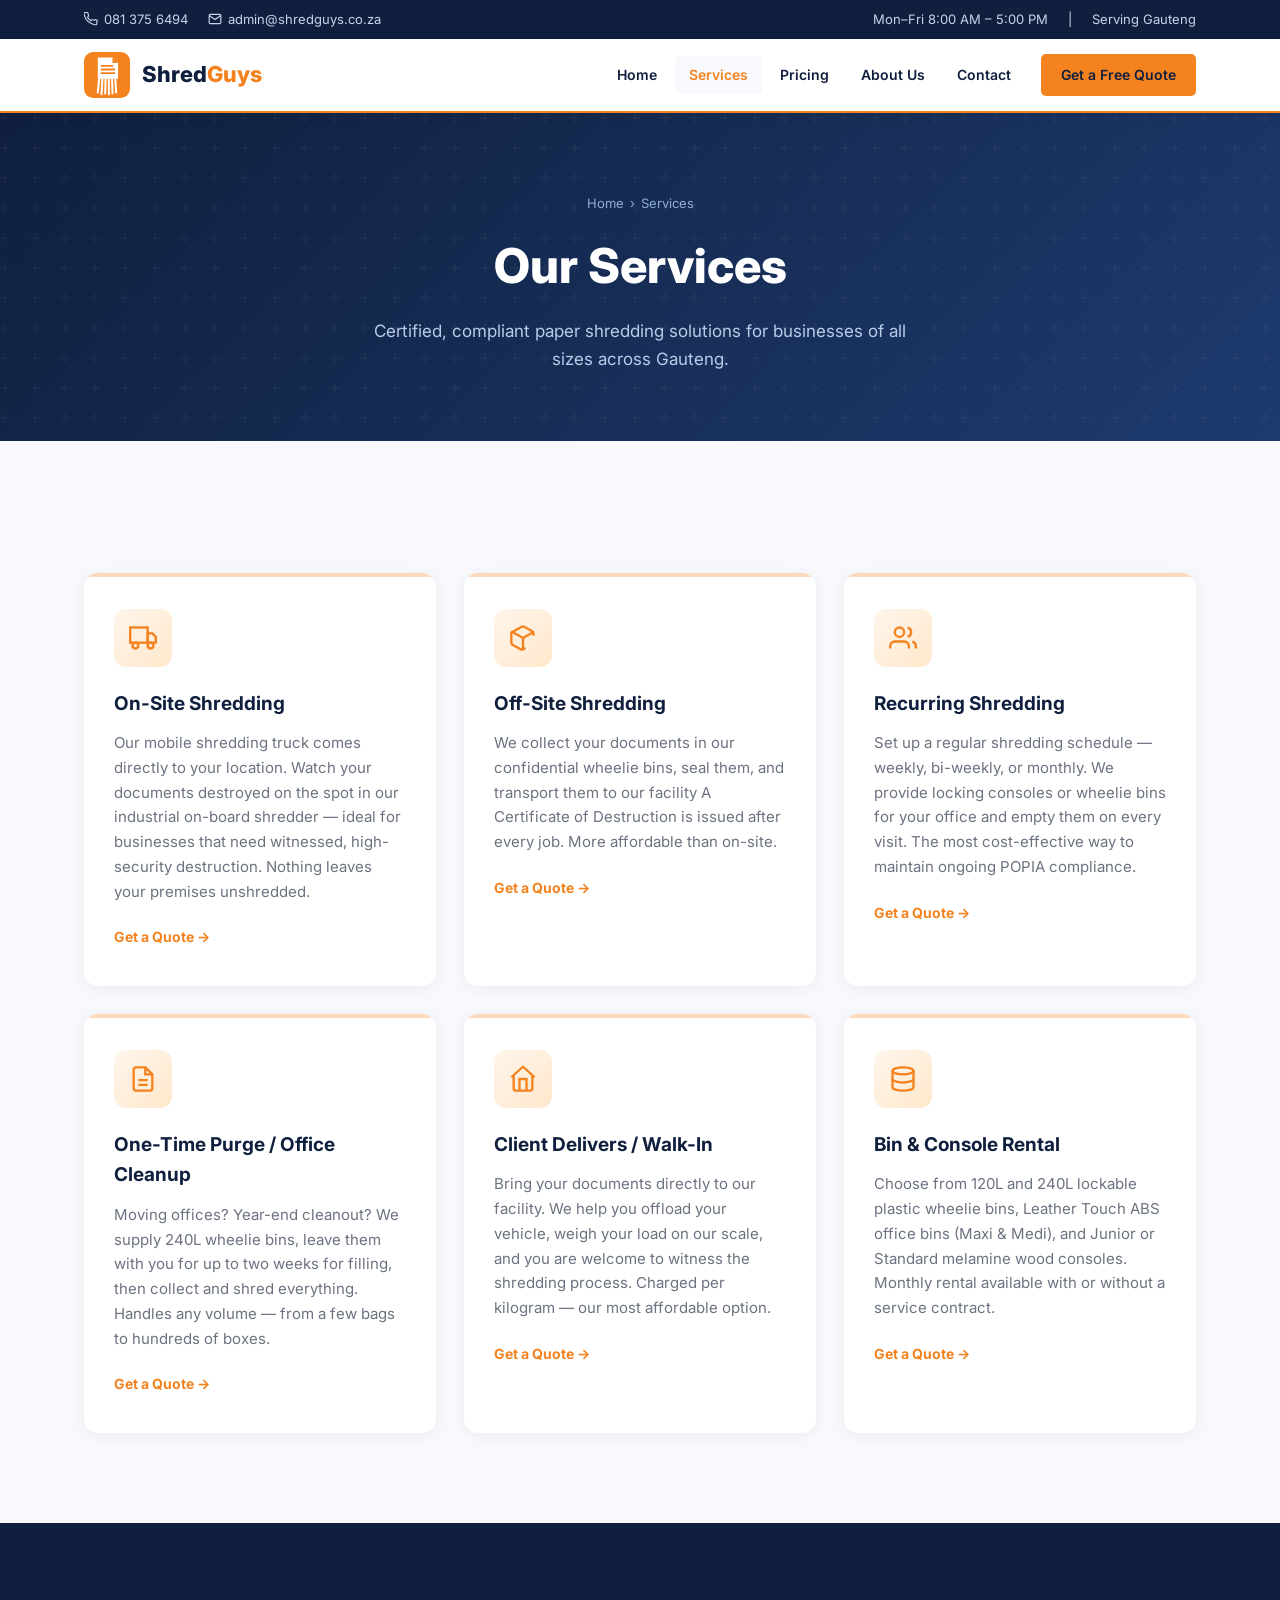
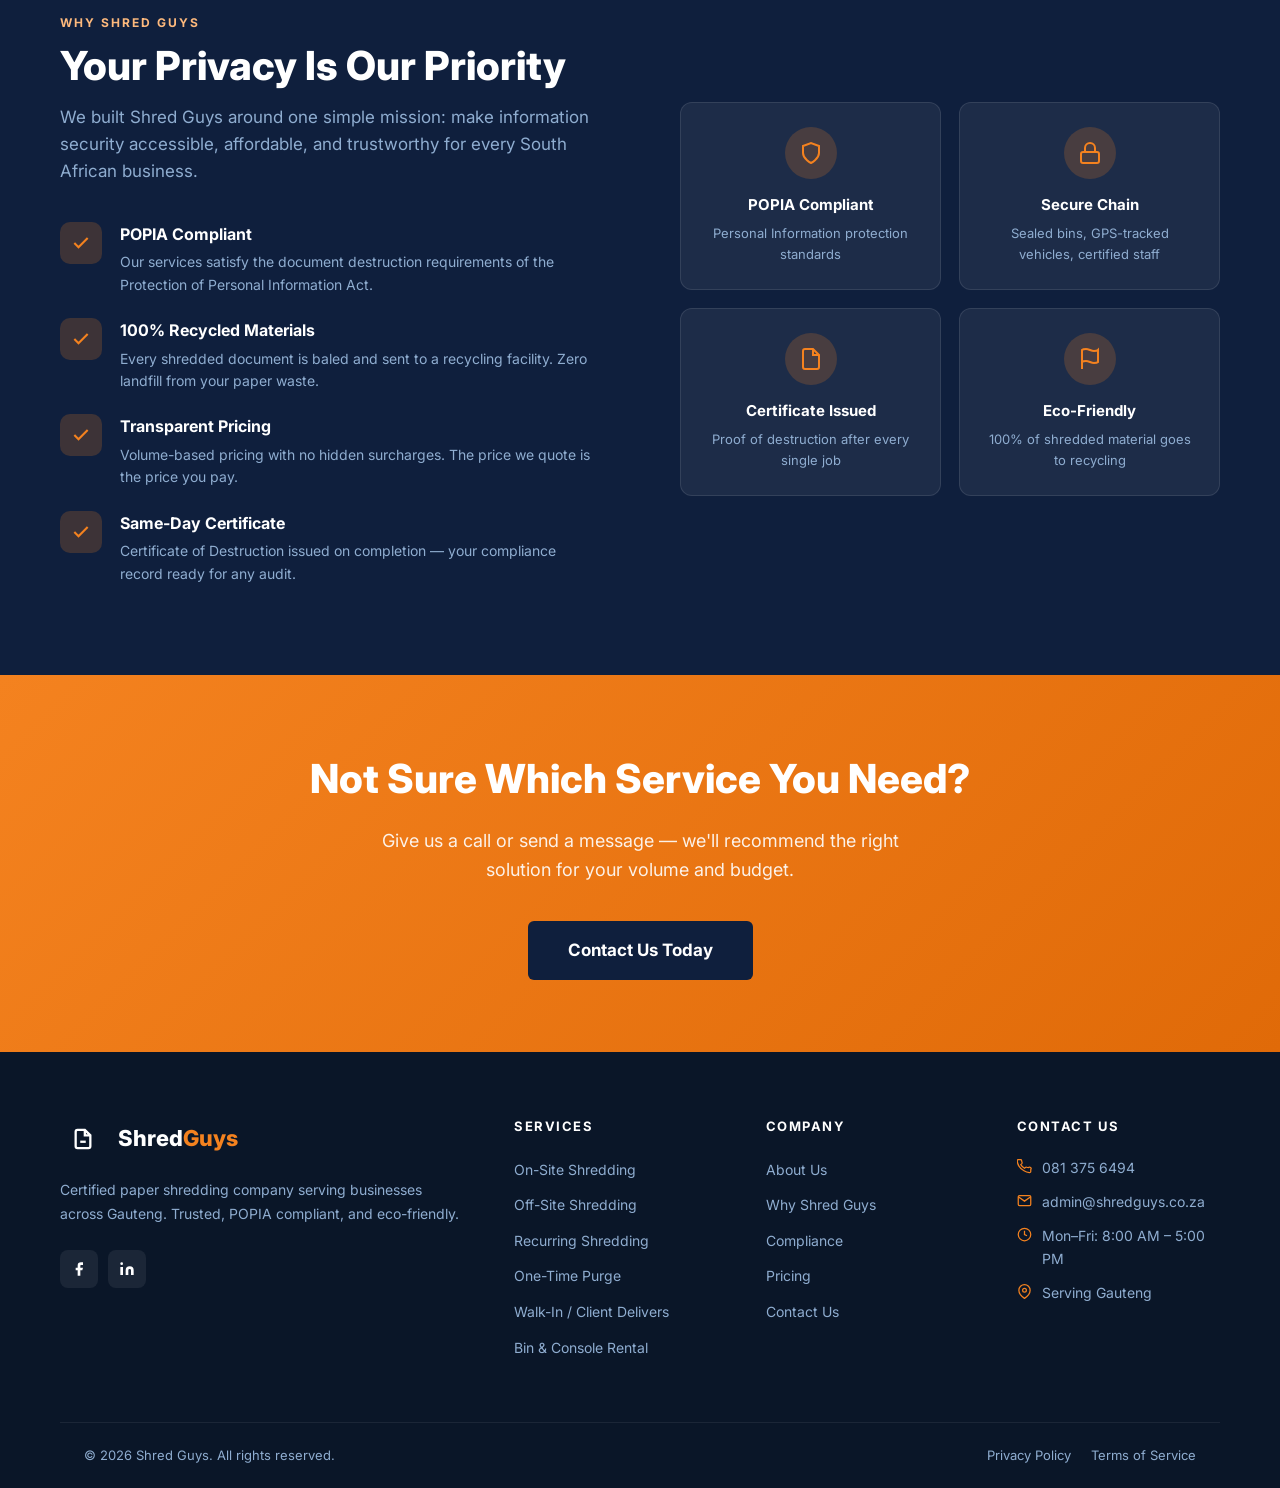
<file: services.html>
<!DOCTYPE html>
<html lang="en">
<head>
  <meta charset="UTF-8" /><meta name="viewport" content="width=device-width, initial-scale=1.0" />
  <title>Our Services – Shred Guys</title>
  <meta name="description" content="Shred Guys offers on-site shredding, off-site shredding, recurring shredding, one-time purge, walk-in drop-off, and bin rental across Gauteng." />
  <link rel="preconnect" href="https://fonts.googleapis.com" />
  <link href="https://fonts.googleapis.com/css2?family=Inter:wght@400;500;600;700;800&display=swap" rel="stylesheet" />
  <link rel="stylesheet" href="shredguys.css" />
</head>
<body>

  <div class="topbar"><div class="container"><div class="topbar-left"><span class="topbar-item"><svg width="14" height="14" fill="none" stroke="currentColor" stroke-width="2" viewBox="0 0 24 24"><path d="M22 16.92v3a2 2 0 01-2.18 2 19.79 19.79 0 01-8.63-3.07A19.5 19.5 0 013.07 11.5a19.79 19.79 0 01-3.07-8.67A2 2 0 012 .84h3a2 2 0 012 1.72c.127.96.361 1.903.7 2.81a2 2 0 01-.45 2.11L6.09 8.91a16 16 0 006 6l1.27-1.27a2 2 0 012.11-.45c.907.339 1.85.573 2.81.7A2 2 0 0122 16.92z"/></svg><a href="tel:+27813756494">081 375 6494</a></span><span class="topbar-item"><svg width="14" height="14" fill="none" stroke="currentColor" stroke-width="2" viewBox="0 0 24 24"><path d="M4 4h16c1.1 0 2 .9 2 2v12c0 1.1-.9 2-2 2H4c-1.1 0-2-.9-2-2V6c0-1.1.9-2 2-2z"/><polyline points="22,6 12,13 2,6"/></svg><a href="mailto:admin@shredguys.co.za">admin@shredguys.co.za</a></span></div><div class="topbar-right"><span>Mon–Fri 8:00 AM – 5:00 PM</span><span>|</span><span>Serving Gauteng</span></div></div></div>

  <header>
    <div class="nav-inner">
      <a href="index.html" class="logo"><div class="logo-icon"><svg width="46" height="46" viewBox="0 0 100 100" xmlns="http://www.w3.org/2000/svg"><rect width="100" height="100" rx="20" fill="#f4821f"/><polygon points="30,12 62,12 74,24 74,58 30,58" fill="white"/><polygon points="62,12 74,24 62,24" fill="#f4821f"/><line x1="38" y1="30" x2="62" y2="30" stroke="#f4821f" stroke-width="4" stroke-linecap="round"/><line x1="38" y1="38" x2="66" y2="38" stroke="#f4821f" stroke-width="4" stroke-linecap="round"/><line x1="38" y1="46" x2="66" y2="46" stroke="#f4821f" stroke-width="4" stroke-linecap="round"/><line x1="33" y1="58" x2="30" y2="88" stroke="white" stroke-width="4.5" stroke-linecap="round"/><line x1="40" y1="58" x2="38" y2="92" stroke="white" stroke-width="4.5" stroke-linecap="round"/><line x1="47" y1="58" x2="46" y2="90" stroke="white" stroke-width="4.5" stroke-linecap="round"/><line x1="54" y1="58" x2="54" y2="92" stroke="white" stroke-width="4.5" stroke-linecap="round"/><line x1="61" y1="58" x2="62" y2="90" stroke="white" stroke-width="4.5" stroke-linecap="round"/><line x1="68" y1="58" x2="70" y2="88" stroke="white" stroke-width="4.5" stroke-linecap="round"/></svg></div><span>Shred<span class="highlight">Guys</span></span></a>
      <nav>
        <a href="index.html" class="nav-link">Home</a>
        <a href="services.html" class="nav-link active">Services</a>
        <a href="pricing.html" class="nav-link">Pricing</a>
        <a href="about.html" class="nav-link">About Us</a>
        <a href="contact.html" class="nav-link">Contact</a>
        <a href="contact.html" class="nav-link nav-cta btn btn-orange" style="padding:10px 20px;">Get a Free Quote</a>
      </nav>
      <button class="hamburger" id="hamburger"><span></span><span></span><span></span></button>
    </div>
    <div class="mobile-menu" id="mobileMenu">
      <a href="index.html">Home</a><a href="services.html">Services</a><a href="pricing.html">Pricing</a><a href="about.html">About Us</a><a href="contact.html">Contact</a>
      <a href="contact.html" class="btn btn-orange">Get a Free Quote</a>
    </div>
  </header>

  <div class="page-banner">
    <div class="breadcrumb"><a href="index.html">Home</a><span>›</span><span>Services</span></div>
    <h1>Our Services</h1>
    <p>Certified, compliant paper shredding solutions for businesses of all sizes across Gauteng.</p>
  </div>

  <section class="services" style="padding-top:80px">
    <div class="container">
      <div class="services-grid">
        <div class="service-card">
          <div class="service-icon"><svg width="28" height="28" fill="none" stroke="currentColor" stroke-width="2" viewBox="0 0 24 24"><rect x="1" y="3" width="15" height="13"/><polygon points="16 8 20 8 23 11 23 16 16 16 16 8"/><circle cx="5.5" cy="18.5" r="2.5"/><circle cx="18.5" cy="18.5" r="2.5"/></svg></div>
          <h3>On-Site Shredding</h3>
          <p>Our mobile shredding truck comes directly to your location. Watch your documents destroyed on the spot in our industrial on-board shredder — ideal for businesses that need witnessed, high-security destruction. Nothing leaves your premises unshredded.</p>
          <a href="contact.html" class="service-link">Get a Quote →</a>
        </div>
        <div class="service-card">
          <div class="service-icon"><svg width="28" height="28" fill="none" stroke="currentColor" stroke-width="2" viewBox="0 0 24 24"><path d="M21 10V8a2 2 0 00-1-1.73l-7-4a2 2 0 00-2 0l-7 4A2 2 0 002 8v8a2 2 0 001 1.73l7 4a2 2 0 002 0l2-1.14"/><polyline points="3.29 7 12 12 20.71 7"/><line x1="12" y1="22" x2="12" y2="12"/></svg></div>
          <h3>Off-Site Shredding</h3>
          <p>We collect your documents in our confidential wheelie bins, seal them, and transport them to our facility A Certificate of Destruction is issued after every job. More affordable than on-site.</p>
          <a href="contact.html" class="service-link">Get a Quote →</a>
        </div>
        <div class="service-card">
          <div class="service-icon"><svg width="28" height="28" fill="none" stroke="currentColor" stroke-width="2" viewBox="0 0 24 24"><path d="M17 21v-2a4 4 0 00-4-4H5a4 4 0 00-4 4v2"/><circle cx="9" cy="7" r="4"/><path d="M23 21v-2a4 4 0 00-3-3.87"/><path d="M16 3.13a4 4 0 010 7.75"/></svg></div>
          <h3>Recurring Shredding</h3>
          <p>Set up a regular shredding schedule — weekly, bi-weekly, or monthly. We provide locking consoles or wheelie bins for your office and empty them on every visit. The most cost-effective way to maintain ongoing POPIA compliance.</p>
          <a href="contact.html" class="service-link">Get a Quote →</a>
        </div>
        <div class="service-card">
          <div class="service-icon"><svg width="28" height="28" fill="none" stroke="currentColor" stroke-width="2" viewBox="0 0 24 24"><path d="M14 2H6a2 2 0 00-2 2v16a2 2 0 002 2h12a2 2 0 002-2V8z"/><polyline points="14 2 14 8 20 8"/><line x1="16" y1="13" x2="8" y2="13"/><line x1="16" y1="17" x2="8" y2="17"/></svg></div>
          <h3>One-Time Purge / Office Cleanup</h3>
          <p>Moving offices? Year-end cleanout? We supply 240L wheelie bins, leave them with you for up to two weeks for filling, then collect and shred everything. Handles any volume — from a few bags to hundreds of boxes.</p>
          <a href="contact.html" class="service-link">Get a Quote →</a>
        </div>
        <div class="service-card">
          <div class="service-icon"><svg width="28" height="28" fill="none" stroke="currentColor" stroke-width="2" viewBox="0 0 24 24"><path d="M20 9v11a2 2 0 01-2 2H6a2 2 0 01-2-2V9"/><path d="M9 22V12h6v10M2 10.5l10-9 10 9"/></svg></div>
          <h3>Client Delivers / Walk-In</h3>
          <p>Bring your documents directly to our facility. We help you offload your vehicle, weigh your load on our scale, and you are welcome to witness the shredding process. Charged per kilogram — our most affordable option.</p>
          <a href="contact.html" class="service-link">Get a Quote →</a>
        </div>
        <div class="service-card">
          <div class="service-icon"><svg width="28" height="28" fill="none" stroke="currentColor" stroke-width="2" viewBox="0 0 24 24"><ellipse cx="12" cy="5" rx="9" ry="3"/><path d="M21 12c0 1.66-4 3-9 3s-9-1.34-9-3"/><path d="M3 5v14c0 1.66 4 3 9 3s9-1.34 9-3V5"/></svg></div>
          <h3>Bin &amp; Console Rental</h3>
          <p>Choose from 120L and 240L lockable plastic wheelie bins, Leather Touch ABS office bins (Maxi &amp; Medi), and Junior or Standard melamine wood consoles. Monthly rental available with or without a service contract.</p>
          <a href="contact.html" class="service-link">Get a Quote →</a>
        </div>
      </div>
    </div>
  </section>

  <section class="why">
    <div class="why-inner">
      <div>
        <div class="section-label">Why Shred Guys</div>
        <h2 class="section-title">Your Privacy Is Our Priority</h2>
        <p class="section-sub" style="color:#8fadd0">We built Shred Guys around one simple mission: make information security accessible, affordable, and trustworthy for every South African business.</p>
        <div class="why-points">
          <div class="why-point"><div class="why-check"><svg width="20" height="20" fill="none" stroke="var(--orange)" stroke-width="2.5" viewBox="0 0 24 24"><polyline points="20 6 9 17 4 12"/></svg></div><div><h4>POPIA Compliant</h4><p>Our services satisfy the document destruction requirements of the Protection of Personal Information Act.</p></div></div>
          <div class="why-point"><div class="why-check"><svg width="20" height="20" fill="none" stroke="var(--orange)" stroke-width="2.5" viewBox="0 0 24 24"><polyline points="20 6 9 17 4 12"/></svg></div><div><h4>100% Recycled Materials</h4><p>Every shredded document is baled and sent to a recycling facility. Zero landfill from your paper waste.</p></div></div>
          <div class="why-point"><div class="why-check"><svg width="20" height="20" fill="none" stroke="var(--orange)" stroke-width="2.5" viewBox="0 0 24 24"><polyline points="20 6 9 17 4 12"/></svg></div><div><h4>Transparent Pricing</h4><p>Volume-based pricing with no hidden surcharges. The price we quote is the price you pay.</p></div></div>
          <div class="why-point"><div class="why-check"><svg width="20" height="20" fill="none" stroke="var(--orange)" stroke-width="2.5" viewBox="0 0 24 24"><polyline points="20 6 9 17 4 12"/></svg></div><div><h4>Same-Day Certificate</h4><p>Certificate of Destruction issued on completion — your compliance record ready for any audit.</p></div></div>
        </div>
      </div>
      <div class="why-certs">
        <div class="cert-card"><div class="cert-icon"><svg width="24" height="24" fill="none" stroke="var(--orange)" stroke-width="2" viewBox="0 0 24 24"><path d="M12 22s8-4 8-10V5l-8-3-8 3v7c0 6 8 10 8 10z"/></svg></div><h4>POPIA Compliant</h4><p>Personal Information protection standards</p></div>
        <div class="cert-card"><div class="cert-icon"><svg width="24" height="24" fill="none" stroke="var(--orange)" stroke-width="2" viewBox="0 0 24 24"><rect x="3" y="11" width="18" height="11" rx="2" ry="2"/><path d="M7 11V7a5 5 0 0110 0v4"/></svg></div><h4>Secure Chain</h4><p>Sealed bins, GPS-tracked vehicles, certified staff</p></div>
        <div class="cert-card"><div class="cert-icon"><svg width="24" height="24" fill="none" stroke="var(--orange)" stroke-width="2" viewBox="0 0 24 24"><path d="M14 2H6a2 2 0 00-2 2v16a2 2 0 002 2h12a2 2 0 002-2V8z"/><polyline points="14 2 14 8 20 8"/></svg></div><h4>Certificate Issued</h4><p>Proof of destruction after every single job</p></div>
        <div class="cert-card"><div class="cert-icon"><svg width="24" height="24" fill="none" stroke="var(--orange)" stroke-width="2" viewBox="0 0 24 24"><path d="M4 15s1-1 4-1 5 2 8 2 4-1 4-1V3s-1 1-4 1-5-2-8-2-4 1-4 1z"/><line x1="4" y1="22" x2="4" y2="15"/></svg></div><h4>Eco-Friendly</h4><p>100% of shredded material goes to recycling</p></div>
      </div>
    </div>
  </section>

  <section class="cta-banner">
    <h2>Not Sure Which Service You Need?</h2>
    <p>Give us a call or send a message — we'll recommend the right solution for your volume and budget.</p>
    <a href="contact.html" class="btn btn-navy">Contact Us Today</a>
  </section>

  <footer>
    <div class="footer-grid">
      <div class="footer-brand"><a href="index.html" class="logo"><div class="logo-icon"><svg width="22" height="22" fill="none" stroke="white" stroke-width="2.5" viewBox="0 0 24 24"><path d="M14 2H6a2 2 0 00-2 2v16a2 2 0 002 2h12a2 2 0 002-2V8z"/><polyline points="14 2 14 8 20 8"/><line x1="9" y1="15" x2="15" y2="15"/></svg></div><span>Shred<span class="highlight">Guys</span></span></a><p>Certified paper shredding company serving businesses across Gauteng. Trusted, POPIA compliant, and eco-friendly.</p><div class="footer-social"><a href="#" class="social-btn"><svg width="16" height="16" fill="currentColor" viewBox="0 0 24 24"><path d="M18 2h-3a5 5 0 00-5 5v3H7v4h3v8h4v-8h3l1-4h-4V7a1 1 0 011-1h3z"/></svg></a><a href="#" class="social-btn"><svg width="16" height="16" fill="currentColor" viewBox="0 0 24 24"><path d="M16 8a6 6 0 016 6v7h-4v-7a2 2 0 00-2-2 2 2 0 00-2 2v7h-4v-7a6 6 0 016-6zM2 9h4v12H2z"/><circle cx="4" cy="4" r="2"/></svg></a></div></div>
      <div><h4>Services</h4><ul><li><a href="services.html">On-Site Shredding</a></li><li><a href="services.html">Off-Site Shredding</a></li><li><a href="services.html">Recurring Shredding</a></li><li><a href="services.html">One-Time Purge</a></li><li><a href="services.html">Walk-In / Client Delivers</a></li><li><a href="services.html">Bin &amp; Console Rental</a></li></ul></div>
      <div><h4>Company</h4><ul><li><a href="about.html">About Us</a></li><li><a href="about.html">Why Shred Guys</a></li><li><a href="about.html">Compliance</a></li><li><a href="pricing.html">Pricing</a></li><li><a href="contact.html">Contact Us</a></li></ul></div>
      <div><h4>Contact Us</h4><ul class="footer-contact"><li><svg width="15" height="15" fill="none" stroke="currentColor" stroke-width="2" viewBox="0 0 24 24"><path d="M22 16.92v3a2 2 0 01-2.18 2 19.79 19.79 0 01-8.63-3.07A19.5 19.5 0 013.07 11.5 19.79 19.79 0 01.4 2.83 2 2 0 012.4.84h3a2 2 0 012 1.72c.127.96.361 1.903.7 2.81a2 2 0 01-.45 2.11L6.09 8.91a16 16 0 006 6l1.27-1.27a2 2 0 012.11-.45c.907.339 1.85.573 2.81.7A2 2 0 0122 16.92z"/></svg><a href="tel:+27813756494">081 375 6494</a></li><li><svg width="15" height="15" fill="none" stroke="currentColor" stroke-width="2" viewBox="0 0 24 24"><path d="M4 4h16c1.1 0 2 .9 2 2v12c0 1.1-.9 2-2 2H4c-1.1 0-2-.9-2-2V6c0-1.1.9-2 2-2z"/><polyline points="22,6 12,13 2,6"/></svg><a href="mailto:admin@shredguys.co.za">admin@shredguys.co.za</a></li><li><svg width="15" height="15" fill="none" stroke="currentColor" stroke-width="2" viewBox="0 0 24 24"><circle cx="12" cy="12" r="10"/><polyline points="12 6 12 12 16 14"/></svg>Mon–Fri: 8:00 AM – 5:00 PM</li><li><svg width="15" height="15" fill="none" stroke="currentColor" stroke-width="2" viewBox="0 0 24 24"><path d="M21 10c0 7-9 13-9 13S3 17 3 10a9 9 0 0118 0z"/><circle cx="12" cy="10" r="3"/></svg>Serving Gauteng</li></ul></div>
    </div>
    <div class="footer-bottom"><span>© 2026 Shred Guys. All rights reserved.</span><div class="footer-bottom-links"><a href="#">Privacy Policy</a><a href="#">Terms of Service</a></div></div>
  </footer>
  <button id="scrollTop"><svg width="18" height="18" fill="none" stroke="white" stroke-width="2.5" viewBox="0 0 24 24"><polyline points="18 15 12 9 6 15"/></svg></button>
  <script>
    document.getElementById('hamburger').addEventListener('click',()=>document.getElementById('mobileMenu').classList.toggle('open'));
    document.getElementById('mobileMenu').querySelectorAll('a').forEach(a=>a.addEventListener('click',()=>document.getElementById('mobileMenu').classList.remove('open')));
    const s=document.getElementById('scrollTop');
    window.addEventListener('scroll',()=>s.classList.toggle('visible',window.scrollY>400));
    s.addEventListener('click',()=>window.scrollTo({top:0,behavior:'smooth'}));
    const ro=new IntersectionObserver(entries=>entries.forEach(e=>{if(e.isIntersecting){e.target.classList.add('visible');ro.unobserve(e.target);}}),{threshold:.15});
    document.querySelectorAll('.service-card,.why-point,.cert-card').forEach((el,i)=>{el.classList.add('reveal');el.style.transitionDelay=(i%4)*.1+'s';ro.observe(el);});
  </script>
</body>
</html>
</file>
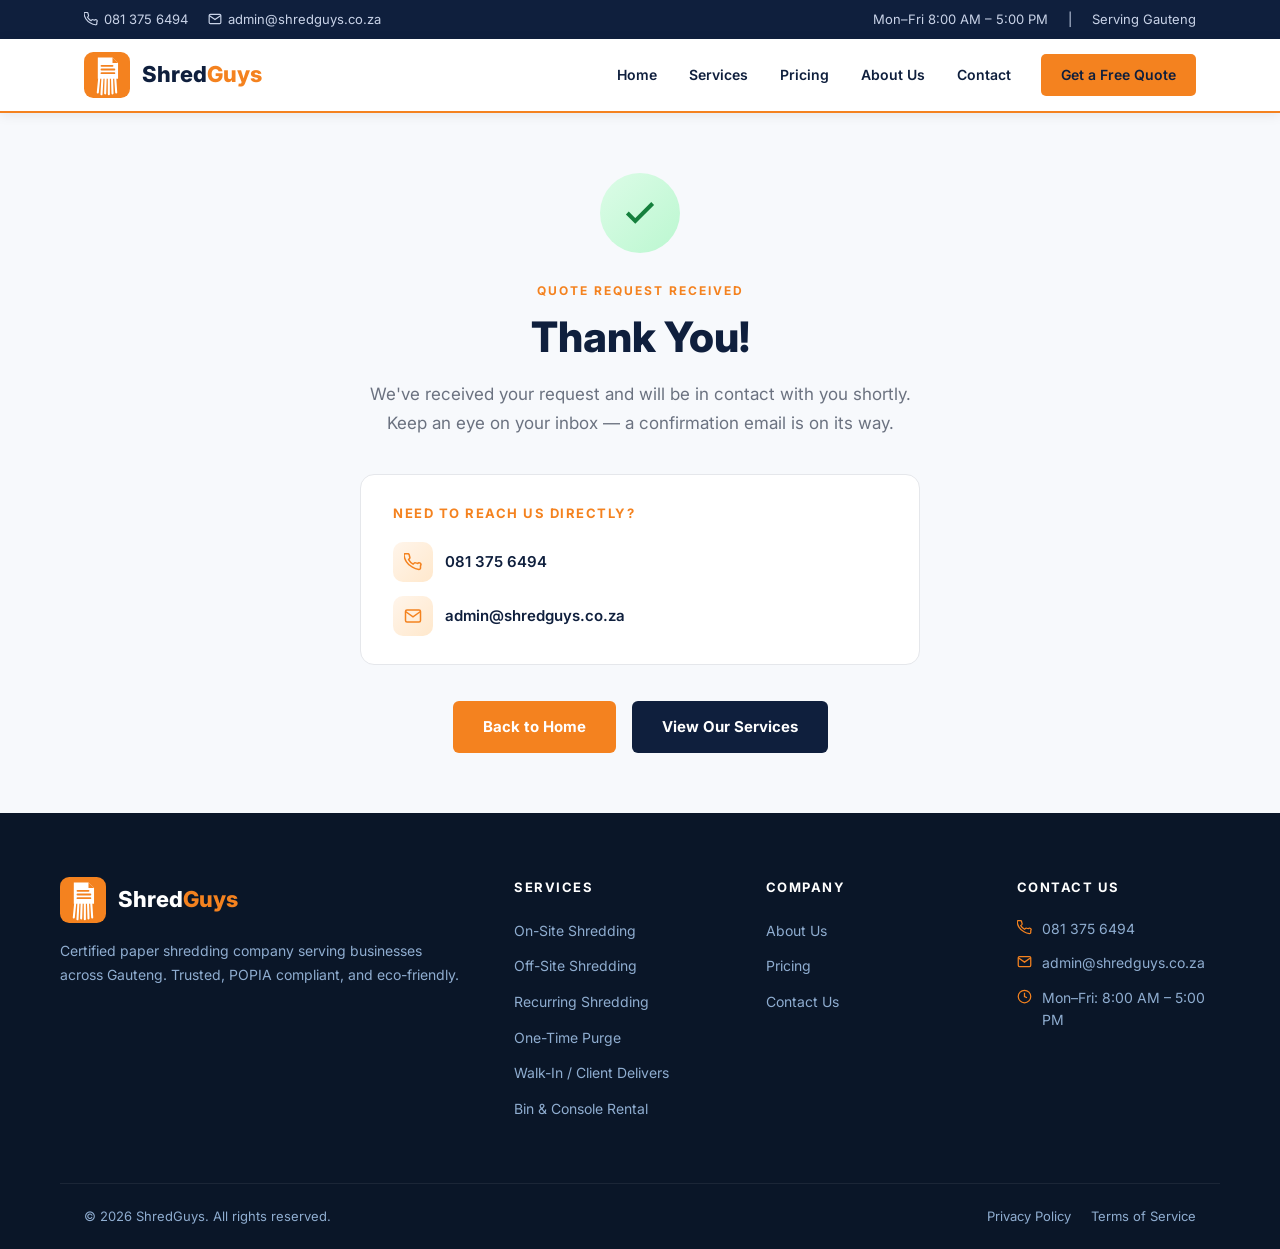
<file: thankyou.html>
<!DOCTYPE html>
<html lang="en">
<head>
  <meta charset="UTF-8" /><meta name="viewport" content="width=device-width, initial-scale=1.0" />
  <title>Thank You – ShredGuys</title>
  <link rel="preconnect" href="https://fonts.googleapis.com" />
  <link href="https://fonts.googleapis.com/css2?family=Inter:wght@400;500;600;700;800&display=swap" rel="stylesheet" />
  <link rel="stylesheet" href="shredguys.css" />
</head>
<body>

  <div class="topbar"><div class="container"><div class="topbar-left"><span class="topbar-item"><svg width="14" height="14" fill="none" stroke="currentColor" stroke-width="2" viewBox="0 0 24 24"><path d="M22 16.92v3a2 2 0 01-2.18 2 19.79 19.79 0 01-8.63-3.07A19.5 19.5 0 013.07 11.5a19.79 19.79 0 01-3.07-8.67A2 2 0 012 .84h3a2 2 0 012 1.72c.127.96.361 1.903.7 2.81a2 2 0 01-.45 2.11L6.09 8.91a16 16 0 006 6l1.27-1.27a2 2 0 012.11-.45c.907.339 1.85.573 2.81.7A2 2 0 0122 16.92z"/></svg><a href="tel:+27813756494">081 375 6494</a></span><span class="topbar-item"><svg width="14" height="14" fill="none" stroke="currentColor" stroke-width="2" viewBox="0 0 24 24"><path d="M4 4h16c1.1 0 2 .9 2 2v12c0 1.1-.9 2-2 2H4c-1.1 0-2-.9-2-2V6c0-1.1.9-2 2-2z"/><polyline points="22,6 12,13 2,6"/></svg><a href="mailto:admin@shredguys.co.za">admin@shredguys.co.za</a></span></div><div class="topbar-right"><span>Mon–Fri 8:00 AM – 5:00 PM</span><span>|</span><span>Serving Gauteng</span></div></div></div>

  <header>
    <div class="nav-inner">
      <a href="index.html" class="logo"><div class="logo-icon"><svg width="46" height="46" viewBox="0 0 100 100" xmlns="http://www.w3.org/2000/svg"><rect width="100" height="100" rx="20" fill="#f4821f"/><polygon points="30,12 62,12 74,24 74,58 30,58" fill="white"/><polygon points="62,12 74,24 62,24" fill="#f4821f"/><line x1="38" y1="30" x2="62" y2="30" stroke="#f4821f" stroke-width="4" stroke-linecap="round"/><line x1="38" y1="38" x2="66" y2="38" stroke="#f4821f" stroke-width="4" stroke-linecap="round"/><line x1="38" y1="46" x2="66" y2="46" stroke="#f4821f" stroke-width="4" stroke-linecap="round"/><line x1="33" y1="58" x2="30" y2="88" stroke="white" stroke-width="4.5" stroke-linecap="round"/><line x1="40" y1="58" x2="38" y2="92" stroke="white" stroke-width="4.5" stroke-linecap="round"/><line x1="47" y1="58" x2="46" y2="90" stroke="white" stroke-width="4.5" stroke-linecap="round"/><line x1="54" y1="58" x2="54" y2="92" stroke="white" stroke-width="4.5" stroke-linecap="round"/><line x1="61" y1="58" x2="62" y2="90" stroke="white" stroke-width="4.5" stroke-linecap="round"/><line x1="68" y1="58" x2="70" y2="88" stroke="white" stroke-width="4.5" stroke-linecap="round"/></svg></div><span>Shred<span class="highlight">Guys</span></span></a>
      <nav>
        <a href="index.html" class="nav-link">Home</a>
        <a href="services.html" class="nav-link">Services</a>
        <a href="pricing.html" class="nav-link">Pricing</a>
        <a href="about.html" class="nav-link">About Us</a>
        <a href="contact.html" class="nav-link">Contact</a>
        <a href="contact.html" class="nav-link nav-cta btn btn-orange" style="padding:10px 20px;">Get a Free Quote</a>
      </nav>
      <button class="hamburger" id="hamburger"><span></span><span></span><span></span></button>
    </div>
    <div class="mobile-menu" id="mobileMenu">
      <a href="index.html">Home</a><a href="services.html">Services</a><a href="pricing.html">Pricing</a><a href="about.html">About Us</a><a href="contact.html">Contact</a>
      <a href="contact.html" class="btn btn-orange">Get a Free Quote</a>
    </div>
  </header>

  <section style="min-height:70vh;display:flex;align-items:center;justify-content:center;padding:60px 24px;background:var(--light)">
    <div style="max-width:560px;width:100%;text-align:center">

      <div style="width:80px;height:80px;background:linear-gradient(135deg,#dcfce7,#bbf7d0);border-radius:50%;display:flex;align-items:center;justify-content:center;margin:0 auto 28px">
        <svg width="38" height="38" fill="none" stroke="#15803d" stroke-width="2.5" viewBox="0 0 24 24"><polyline points="20 6 9 17 4 12"/></svg>
      </div>

      <div class="section-label" style="margin-bottom:12px">Quote Request Received</div>
      <h1 style="font-size:clamp(28px,5vw,42px);font-weight:800;color:var(--navy);line-height:1.2;margin-bottom:18px">Thank You!</h1>
      <p style="font-size:17px;color:var(--grey);line-height:1.7;margin-bottom:36px">
        We've received your request and will be in contact with you shortly.<br />
        Keep an eye on your inbox — a confirmation email is on its way.
      </p>

      <div style="background:#fff;border:1px solid var(--border);border-radius:14px;padding:28px 32px;margin-bottom:36px;text-align:left">
        <p style="font-size:13px;font-weight:700;text-transform:uppercase;letter-spacing:1.5px;color:var(--orange);margin:0 0 18px">Need to reach us directly?</p>
        <div style="display:flex;flex-direction:column;gap:14px">
          <a href="tel:+27813756494" style="display:flex;align-items:center;gap:12px;font-size:15px;font-weight:600;color:var(--navy)">
            <span style="width:40px;height:40px;background:linear-gradient(135deg,#fff5eb,#ffe8cc);border-radius:10px;display:flex;align-items:center;justify-content:center;flex-shrink:0">
              <svg width="18" height="18" fill="none" stroke="var(--orange)" stroke-width="2" viewBox="0 0 24 24"><path d="M22 16.92v3a2 2 0 01-2.18 2 19.79 19.79 0 01-8.63-3.07A19.5 19.5 0 013.07 11.5a19.79 19.79 0 01-3.07-8.67A2 2 0 012 .84h3a2 2 0 012 1.72c.127.96.361 1.903.7 2.81a2 2 0 01-.45 2.11L6.09 8.91a16 16 0 006 6l1.27-1.27a2 2 0 012.11-.45c.907.339 1.85.573 2.81.7A2 2 0 0122 16.92z"/></svg>
            </span>
            081 375 6494
          </a>
          <a href="mailto:admin@shredguys.co.za" style="display:flex;align-items:center;gap:12px;font-size:15px;font-weight:600;color:var(--navy)">
            <span style="width:40px;height:40px;background:linear-gradient(135deg,#fff5eb,#ffe8cc);border-radius:10px;display:flex;align-items:center;justify-content:center;flex-shrink:0">
              <svg width="18" height="18" fill="none" stroke="var(--orange)" stroke-width="2" viewBox="0 0 24 24"><path d="M4 4h16c1.1 0 2 .9 2 2v12c0 1.1-.9 2-2 2H4c-1.1 0-2-.9-2-2V6c0-1.1.9-2 2-2z"/><polyline points="22,6 12,13 2,6"/></svg>
            </span>
            admin@shredguys.co.za
          </a>
        </div>
      </div>

      <a href="index.html" class="btn btn-orange" style="margin-right:12px">Back to Home</a>
      <a href="services.html" class="btn btn-navy">View Our Services</a>
    </div>
  </section>

  <footer>
    <div class="footer-grid">
      <div class="footer-brand"><a href="index.html" class="logo"><div class="logo-icon"><svg width="46" height="46" viewBox="0 0 100 100" xmlns="http://www.w3.org/2000/svg"><rect width="100" height="100" rx="20" fill="#f4821f"/><polygon points="30,12 62,12 74,24 74,58 30,58" fill="white"/><polygon points="62,12 74,24 62,24" fill="#f4821f"/><line x1="38" y1="30" x2="62" y2="30" stroke="#f4821f" stroke-width="4" stroke-linecap="round"/><line x1="38" y1="38" x2="66" y2="38" stroke="#f4821f" stroke-width="4" stroke-linecap="round"/><line x1="38" y1="46" x2="66" y2="46" stroke="#f4821f" stroke-width="4" stroke-linecap="round"/><line x1="33" y1="58" x2="30" y2="88" stroke="white" stroke-width="4.5" stroke-linecap="round"/><line x1="40" y1="58" x2="38" y2="92" stroke="white" stroke-width="4.5" stroke-linecap="round"/><line x1="47" y1="58" x2="46" y2="90" stroke="white" stroke-width="4.5" stroke-linecap="round"/><line x1="54" y1="58" x2="54" y2="92" stroke="white" stroke-width="4.5" stroke-linecap="round"/><line x1="61" y1="58" x2="62" y2="90" stroke="white" stroke-width="4.5" stroke-linecap="round"/><line x1="68" y1="58" x2="70" y2="88" stroke="white" stroke-width="4.5" stroke-linecap="round"/></svg></div><span>Shred<span class="highlight">Guys</span></span></a><p>Certified paper shredding company serving businesses across Gauteng. Trusted, POPIA compliant, and eco-friendly.</p></div>
      <div><h4>Services</h4><ul><li><a href="services.html">On-Site Shredding</a></li><li><a href="services.html">Off-Site Shredding</a></li><li><a href="services.html">Recurring Shredding</a></li><li><a href="services.html">One-Time Purge</a></li><li><a href="services.html">Walk-In / Client Delivers</a></li><li><a href="services.html">Bin &amp; Console Rental</a></li></ul></div>
      <div><h4>Company</h4><ul><li><a href="about.html">About Us</a></li><li><a href="pricing.html">Pricing</a></li><li><a href="contact.html">Contact Us</a></li></ul></div>
      <div><h4>Contact Us</h4><ul class="footer-contact"><li><svg width="15" height="15" fill="none" stroke="currentColor" stroke-width="2" viewBox="0 0 24 24"><path d="M22 16.92v3a2 2 0 01-2.18 2 19.79 19.79 0 01-8.63-3.07A19.5 19.5 0 013.07 11.5 19.79 19.79 0 01.4 2.83 2 2 0 012.4.84h3a2 2 0 012 1.72c.127.96.361 1.903.7 2.81a2 2 0 01-.45 2.11L6.09 8.91a16 16 0 006 6l1.27-1.27a2 2 0 012.11-.45c.907.339 1.85.573 2.81.7A2 2 0 0122 16.92z"/></svg><a href="tel:+27813756494">081 375 6494</a></li><li><svg width="15" height="15" fill="none" stroke="currentColor" stroke-width="2" viewBox="0 0 24 24"><path d="M4 4h16c1.1 0 2 .9 2 2v12c0 1.1-.9 2-2 2H4c-1.1 0-2-.9-2-2V6c0-1.1.9-2 2-2z"/><polyline points="22,6 12,13 2,6"/></svg><a href="mailto:admin@shredguys.co.za">admin@shredguys.co.za</a></li><li><svg width="15" height="15" fill="none" stroke="currentColor" stroke-width="2" viewBox="0 0 24 24"><circle cx="12" cy="12" r="10"/><polyline points="12 6 12 12 16 14"/></svg>Mon–Fri: 8:00 AM – 5:00 PM</li></ul></div>
    </div>
    <div class="footer-bottom"><span>© 2026 ShredGuys. All rights reserved.</span><div class="footer-bottom-links"><a href="#">Privacy Policy</a><a href="#">Terms of Service</a></div></div>
  </footer>

  <script>
    document.getElementById('hamburger').addEventListener('click',()=>document.getElementById('mobileMenu').classList.toggle('open'));
    document.getElementById('mobileMenu').querySelectorAll('a').forEach(a=>a.addEventListener('click',()=>document.getElementById('mobileMenu').classList.remove('open')));
  </script>
</body>
</html>
</file>
<file: shredguys.css>
/* ── Reset & Base ── */
*, *::before, *::after { box-sizing: border-box; margin: 0; padding: 0; }
html { scroll-behavior: smooth; }
body { font-family: 'Inter', sans-serif; color: #1a1a2e; background: #fff; line-height: 1.6; }
img { max-width: 100%; display: block; }
a { text-decoration: none; color: inherit; }
ul { list-style: none; }

/* ── Tokens ── */
:root {
  --navy:   #0f1f3d;
  --navy2:  #162850;
  --orange: #f4821f;
  --orange2:#e06a08;
  --light:  #f7f9fc;
  --grey:   #6b7280;
  --border: #e5e7eb;
  --green:  #15803d;
}

/* ── Utility ── */
.container { max-width: 1160px; margin: 0 auto; padding: 0 24px; }
.btn { display: inline-block; padding: 14px 30px; border-radius: 6px; font-weight: 700; font-size: 15px; cursor: pointer; transition: background .2s, transform .15s; border: none; }
.btn:hover { transform: translateY(-2px); }
.btn-orange { background: var(--orange); color: #fff; }
.btn-orange:hover { background: var(--orange2); }
.btn-outline { background: transparent; color: #fff; border: 2px solid #fff; }
.btn-outline:hover { background: rgba(255,255,255,.12); }
.btn-navy { background: var(--navy); color: #fff; }
.btn-navy:hover { background: var(--navy2); }
.section-label { text-transform: uppercase; font-size: 12px; font-weight: 700; letter-spacing: 2px; color: var(--orange); margin-bottom: 10px; }
.section-title { font-size: clamp(26px, 4vw, 40px); font-weight: 800; line-height: 1.2; color: var(--navy); }
.section-sub { font-size: 17px; color: var(--grey); margin-top: 14px; max-width: 620px; }
.text-center { text-align: center; }
.text-center .section-sub { margin-left: auto; margin-right: auto; }

/* ── Top Bar ── */
.topbar { background: var(--navy); color: #c9d3e8; font-size: 13px; padding: 9px 0; }
.topbar .container { display: flex; justify-content: space-between; align-items: center; flex-wrap: wrap; gap: 6px; }
.topbar a { color: #c9d3e8; }
.topbar a:hover { color: #fff; }
.topbar-left, .topbar-right { display: flex; align-items: center; gap: 20px; }
.topbar-item { display: flex; align-items: center; gap: 6px; }

/* ── Header ── */
header { background: #fff; border-bottom: 2px solid var(--orange); position: sticky; top: 0; z-index: 1000; box-shadow: 0 2px 12px rgba(0,0,0,.08); }
.nav-inner { display: flex; align-items: center; justify-content: space-between; padding: 0 24px; max-width: 1160px; margin: 0 auto; height: 72px; }
.logo { display: flex; align-items: center; gap: 12px; font-size: 22px; font-weight: 800; color: var(--navy); }
.logo-icon { width: 46px; height: 46px; display: flex; align-items: center; justify-content: center; }
.logo span.highlight { color: var(--orange); }
nav { display: flex; align-items: center; gap: 4px; }
.nav-link { padding: 8px 14px; font-size: 14px; font-weight: 600; color: var(--navy); border-radius: 5px; transition: background .15s, color .15s; }
.nav-link:hover, .nav-link.active { background: var(--light); color: var(--orange); }
.nav-item { position: relative; }
.nav-item:hover .dropdown { display: block; }
.dropdown { display: none; position: absolute; top: calc(100% + 8px); left: 0; background: #fff; border: 1px solid var(--border); border-radius: 8px; min-width: 220px; box-shadow: 0 8px 30px rgba(0,0,0,.12); z-index: 100; overflow: hidden; }
.dropdown a { display: block; padding: 11px 18px; font-size: 14px; font-weight: 500; color: #374151; border-bottom: 1px solid var(--border); transition: background .15s; }
.dropdown a:last-child { border-bottom: none; }
.dropdown a:hover { background: var(--light); color: var(--orange); }
.nav-cta { margin-left: 12px; }
.hamburger { display: none; flex-direction: column; gap: 5px; cursor: pointer; padding: 8px; border: none; background: none; }
.hamburger span { display: block; width: 24px; height: 2px; background: var(--navy); transition: all .3s; }
.mobile-menu { display: none; background: #fff; border-top: 1px solid var(--border); padding: 16px 24px 24px; }
.mobile-menu.open { display: block; }
.mobile-menu a { display: block; padding: 12px 0; font-weight: 600; color: var(--navy); border-bottom: 1px solid var(--border); font-size: 15px; }
.mobile-menu a:hover { color: var(--orange); }
.mobile-menu .btn { margin-top: 16px; width: 100%; text-align: center; }

/* ── Page Banner (inner pages) ── */
.page-banner { background: linear-gradient(135deg, var(--navy) 0%, #1e3a6e 100%); color: #fff; padding: 72px 24px 60px; text-align: center; position: relative; overflow: hidden; }
.page-banner::before { content: ''; position: absolute; inset: 0; background: url("data:image/svg+xml,%3Csvg width='60' height='60' viewBox='0 0 60 60' xmlns='http://www.w3.org/2000/svg'%3E%3Cg fill='none' fill-rule='evenodd'%3E%3Cg fill='%23ffffff' fill-opacity='0.03'%3E%3Cpath d='M36 34v-4h-2v4h-4v2h4v4h2v-4h4v-2h-4zm0-30V0h-2v4h-4v2h4v4h2V6h4V4h-4zM6 34v-4H4v4H0v2h4v4h2v-4h4v-2H6zM6 4V0H4v4H0v2h4v4h2V6h4V4H6z'/%3E%3C/g%3E%3C/g%3E%3C/svg%3E"); }
.page-banner .breadcrumb { display: flex; justify-content: center; gap: 6px; font-size: 13px; color: #8fadd0; margin-bottom: 14px; position: relative; }
.page-banner .breadcrumb a { color: #8fadd0; }
.page-banner .breadcrumb a:hover { color: var(--orange); }
.page-banner h1 { font-size: clamp(28px, 5vw, 48px); font-weight: 800; margin-bottom: 14px; position: relative; }
.page-banner p { font-size: 17px; color: #b8cce8; max-width: 540px; margin: 0 auto; position: relative; }

/* ── Hero (home) ── */
.hero { background: linear-gradient(135deg, var(--navy) 0%, #1e3a6e 60%, #2a4f94 100%); color: #fff; padding: 96px 24px 80px; position: relative; overflow: hidden; }
.hero::before { content: ''; position: absolute; inset: 0; background: url("data:image/svg+xml,%3Csvg width='60' height='60' viewBox='0 0 60 60' xmlns='http://www.w3.org/2000/svg'%3E%3Cg fill='none' fill-rule='evenodd'%3E%3Cg fill='%23ffffff' fill-opacity='0.03'%3E%3Cpath d='M36 34v-4h-2v4h-4v2h4v4h2v-4h4v-2h-4zm0-30V0h-2v4h-4v2h4v4h2V6h4V4h-4zM6 34v-4H4v4H0v2h4v4h2v-4h4v-2H6zM6 4V0H4v4H0v2h4v4h2V6h4V4H6z'/%3E%3C/g%3E%3C/g%3E%3C/svg%3E"); }
.hero-inner { max-width: 1160px; margin: 0 auto; display: grid; grid-template-columns: 1fr 1fr; gap: 60px; align-items: center; position: relative; }
.hero-badge { display: inline-flex; align-items: center; gap: 8px; background: rgba(244,130,31,.2); border: 1px solid rgba(244,130,31,.4); color: #fdb97d; font-size: 13px; font-weight: 600; padding: 6px 14px; border-radius: 999px; margin-bottom: 20px; }
.hero h1 { font-size: clamp(32px, 5vw, 52px); font-weight: 800; line-height: 1.1; margin-bottom: 20px; }
.hero h1 .accent { color: var(--orange); }
.hero p { font-size: 18px; color: #b8cce8; margin-bottom: 36px; max-width: 500px; }
.hero-actions { display: flex; gap: 14px; flex-wrap: wrap; }
.hero-trust { display: flex; gap: 28px; margin-top: 44px; flex-wrap: wrap; }
.trust-item { display: flex; align-items: center; gap: 8px; font-size: 14px; font-weight: 600; color: #b8cce8; }
.trust-icon { width: 32px; height: 32px; background: rgba(255,255,255,.1); border-radius: 50%; display: flex; align-items: center; justify-content: center; }
.hero-card { background: rgba(255,255,255,.07); border: 1px solid rgba(255,255,255,.15); backdrop-filter: blur(8px); border-radius: 16px; padding: 36px; }
.hero-card h3 { font-size: 20px; font-weight: 700; margin-bottom: 20px; color: #fff; }
.hero-card .form-group { margin-bottom: 14px; }
.hero-card label { display: block; font-size: 12px; font-weight: 600; text-transform: uppercase; letter-spacing: .5px; color: #8fadd0; margin-bottom: 6px; }
.hero-card input, .hero-card select, .hero-card textarea { width: 100%; padding: 12px 14px; border-radius: 7px; border: 1px solid rgba(255,255,255,.2); background: rgba(255,255,255,.1); color: #fff; font-size: 14px; font-family: inherit; outline: none; transition: border .2s; }
.hero-card input::placeholder, .hero-card select option, .hero-card textarea::placeholder { color: #8fadd0; }
.hero-card select { cursor: pointer; }
.hero-card input:focus, .hero-card select:focus, .hero-card textarea:focus { border-color: var(--orange); }
.hero-card textarea { resize: vertical; min-height: 80px; }
.hero-card .btn { width: 100%; text-align: center; margin-top: 4px; font-size: 16px; padding: 15px; }

/* ── Services ── */
.services { padding: 90px 24px; background: var(--light); }
.services-grid { display: grid; grid-template-columns: repeat(3, 1fr); gap: 28px; margin-top: 52px; }
.service-card { background: #fff; border-radius: 14px; padding: 36px 30px; box-shadow: 0 2px 16px rgba(0,0,0,.06); transition: transform .25s, box-shadow .25s; position: relative; overflow: hidden; }
.service-card::before { content: ''; position: absolute; top: 0; left: 0; right: 0; height: 4px; background: var(--orange); transform: scaleX(0); transform-origin: left; transition: transform .3s; }
.service-card:hover { transform: translateY(-6px); box-shadow: 0 12px 40px rgba(0,0,0,.12); }
.service-card:hover::before { transform: scaleX(1); }
.service-icon { width: 58px; height: 58px; background: linear-gradient(135deg, #fff5eb, #ffe8cc); border-radius: 12px; display: flex; align-items: center; justify-content: center; margin-bottom: 22px; }
.service-icon svg { color: var(--orange); }
.service-card h3 { font-size: 19px; font-weight: 700; color: var(--navy); margin-bottom: 12px; }
.service-card p { font-size: 15px; color: var(--grey); line-height: 1.65; margin-bottom: 20px; }
.service-link { font-size: 14px; font-weight: 700; color: var(--orange); display: inline-flex; align-items: center; gap: 6px; }
.service-link:hover { gap: 10px; }

/* ── How It Works ── */
.hiw { padding: 90px 24px; background: #fff; }
.hiw-steps { display: grid; grid-template-columns: repeat(4, 1fr); gap: 28px; margin-top: 52px; position: relative; }
.hiw-steps::before { content: ''; position: absolute; top: 32px; left: calc(12.5% + 28px); right: calc(12.5% + 28px); height: 2px; background: linear-gradient(90deg, var(--orange), #ffd9b0); z-index: 0; }
.step { text-align: center; position: relative; z-index: 1; }
.step-num { width: 64px; height: 64px; background: var(--navy); color: #fff; border-radius: 50%; display: flex; align-items: center; justify-content: center; font-size: 22px; font-weight: 800; margin: 0 auto 20px; border: 4px solid var(--orange); }
.step h4 { font-size: 17px; font-weight: 700; color: var(--navy); margin-bottom: 10px; }
.step p { font-size: 14px; color: var(--grey); }

/* ── Why Choose Us ── */
.why { padding: 90px 24px; background: var(--navy); color: #fff; }
.why-inner { max-width: 1160px; margin: 0 auto; display: grid; grid-template-columns: 1fr 1fr; gap: 80px; align-items: center; }
.why .section-title { color: #fff; }
.why .section-label { color: #fdb97d; }
.why-points { margin-top: 36px; display: flex; flex-direction: column; gap: 22px; }
.why-point { display: flex; gap: 18px; align-items: flex-start; }
.why-check { width: 42px; height: 42px; flex-shrink: 0; background: rgba(244,130,31,.2); border-radius: 10px; display: flex; align-items: center; justify-content: center; }
.why-point h4 { font-size: 16px; font-weight: 700; color: #fff; margin-bottom: 4px; }
.why-point p { font-size: 14px; color: #8fadd0; }
.why-certs { display: grid; grid-template-columns: 1fr 1fr; gap: 18px; }
.cert-card { background: rgba(255,255,255,.06); border: 1px solid rgba(255,255,255,.1); border-radius: 12px; padding: 24px; text-align: center; transition: background .2s; }
.cert-card:hover { background: rgba(255,255,255,.1); }
.cert-card .cert-icon { width: 52px; height: 52px; background: rgba(244,130,31,.2); border-radius: 50%; display: flex; align-items: center; justify-content: center; margin: 0 auto 14px; }
.cert-card h4 { font-size: 15px; font-weight: 700; color: #fff; margin-bottom: 6px; }
.cert-card p { font-size: 13px; color: #8fadd0; }

/* ── Compliance ── */
.compliance { padding: 70px 24px; background: var(--light); }
.compliance-grid { display: grid; grid-template-columns: repeat(5, 1fr); gap: 20px; margin-top: 44px; }
.comp-badge { background: #fff; border: 2px solid var(--border); border-radius: 10px; padding: 20px 14px; text-align: center; font-weight: 700; font-size: 15px; color: var(--navy); transition: border-color .2s, transform .2s; }
.comp-badge:hover { border-color: var(--orange); transform: translateY(-3px); }
.comp-badge span { display: block; font-size: 11px; font-weight: 500; color: var(--grey); margin-top: 4px; }

/* ── Certificate of Destruction ── */
.certificate { padding: 80px 24px; background: #fff; }
.cert-of-dest { max-width: 1160px; margin: 0 auto; display: grid; grid-template-columns: 1fr 1fr; gap: 64px; align-items: center; }
.cert-visual { background: #fff; border: 2px solid var(--border); border-radius: 16px; padding: 36px 40px; position: relative; box-shadow: 0 4px 24px rgba(0,0,0,.07); }
.cert-visual::before { content: ''; position: absolute; top: 0; left: 0; right: 0; height: 5px; background: linear-gradient(90deg, var(--navy), var(--orange)); border-radius: 16px 16px 0 0; }
.cert-logo-row { display: flex; align-items: center; gap: 12px; margin-bottom: 24px; }
.cert-logo-row .logo-icon { width: 38px; height: 38px; }
.cert-logo-row span { font-size: 18px; font-weight: 800; color: var(--navy); }
.cert-logo-row span .highlight { color: var(--orange); }
.cert-title-row { text-align: center; margin-bottom: 24px; padding-bottom: 18px; border-bottom: 2px dashed var(--border); }
.cert-title-row h3 { font-size: 20px; font-weight: 800; text-transform: uppercase; letter-spacing: 2px; color: var(--navy); }
.cert-title-row p { font-size: 13px; color: var(--grey); margin-top: 4px; }
.cert-rows { display: flex; flex-direction: column; gap: 10px; margin-bottom: 24px; }
.cert-row { display: flex; justify-content: space-between; font-size: 13px; border-bottom: 1px solid #f0f0f0; padding-bottom: 10px; }
.cert-row span { color: var(--grey); }
.cert-row strong { color: var(--navy); }
.cert-stamp { display: flex; align-items: center; justify-content: center; gap: 10px; padding: 14px; background: linear-gradient(135deg, #f0fff4, #dcfce7); border: 2px solid #86efac; border-radius: 10px; font-size: 14px; font-weight: 700; color: var(--green); }
.cert-points { margin-top: 32px; display: flex; flex-direction: column; gap: 18px; }
.cert-point { display: flex; gap: 16px; align-items: flex-start; }
.cert-point-icon { width: 40px; height: 40px; flex-shrink: 0; background: linear-gradient(135deg, #fff5eb, #ffe8cc); border-radius: 10px; display: flex; align-items: center; justify-content: center; }
.cert-point h4 { font-size: 16px; font-weight: 700; color: var(--navy); margin-bottom: 3px; }
.cert-point p { font-size: 14px; color: var(--grey); }

/* ── Testimonials ── */
.testimonials { padding: 90px 24px; background: var(--light); }
.testimonials-grid { display: grid; grid-template-columns: repeat(3, 1fr); gap: 28px; margin-top: 52px; }
.testimonial-card { background: #fff; border-radius: 14px; padding: 32px 28px; }
.stars { display: flex; gap: 3px; margin-bottom: 16px; }
.star { color: #f4b60e; font-size: 18px; }
.testimonial-card blockquote { font-size: 15px; color: #374151; font-style: italic; line-height: 1.7; margin-bottom: 22px; }
.reviewer { display: flex; align-items: center; gap: 12px; }
.reviewer-avatar { width: 42px; height: 42px; border-radius: 50%; background: var(--navy); color: #fff; font-weight: 700; font-size: 16px; display: flex; align-items: center; justify-content: center; flex-shrink: 0; }
.reviewer-name { font-weight: 700; font-size: 15px; color: var(--navy); }
.reviewer-title { font-size: 13px; color: var(--grey); }

/* ── Contact ── */
.contact-section { padding: 90px 24px; background: #fff; }
.contact-grid { display: grid; grid-template-columns: 1.1fr 1fr; gap: 64px; align-items: start; max-width: 1160px; margin: 0 auto; }
.contact-form-card { background: var(--light); border-radius: 16px; padding: 44px; }
.contact-form-card h2 { font-size: 26px; font-weight: 800; color: var(--navy); margin-bottom: 8px; }
.contact-form-card p { font-size: 15px; color: var(--grey); margin-bottom: 32px; }
.form-row { display: grid; grid-template-columns: 1fr 1fr; gap: 16px; }
.form-group { margin-bottom: 18px; }
.form-group label { display: block; font-size: 13px; font-weight: 600; color: var(--navy); margin-bottom: 7px; }
.form-group input, .form-group select, .form-group textarea { width: 100%; padding: 12px 16px; border-radius: 8px; border: 1.5px solid var(--border); background: #fff; color: var(--navy); font-size: 14px; font-family: inherit; outline: none; transition: border .2s; }
.form-group input:focus, .form-group select:focus, .form-group textarea:focus { border-color: var(--orange); }
.form-group textarea { resize: vertical; min-height: 110px; }
.form-group select { cursor: pointer; }
.contact-info h3 { font-size: 22px; font-weight: 800; color: var(--navy); margin-bottom: 8px; }
.contact-info > p { font-size: 15px; color: var(--grey); margin-bottom: 36px; }
.contact-detail { display: flex; gap: 16px; align-items: flex-start; margin-bottom: 28px; }
.contact-detail-icon { width: 48px; height: 48px; flex-shrink: 0; background: linear-gradient(135deg, #fff5eb, #ffe8cc); border-radius: 12px; display: flex; align-items: center; justify-content: center; }
.contact-detail-icon svg { color: var(--orange); }
.contact-detail h4 { font-size: 14px; font-weight: 700; color: var(--navy); margin-bottom: 2px; }
.contact-detail p, .contact-detail a { font-size: 14px; color: var(--grey); }
.contact-detail a:hover { color: var(--orange); }

/* ── Price List ── */
.pricelist { padding: 80px 24px; background: var(--light); }
.pl-vat-note { display: inline-block; margin-top: 10px; font-size: 13px; color: var(--grey); background: #fff; border: 1px solid var(--border); border-radius: 6px; padding: 6px 14px; }
.pl-section { margin-bottom: 56px; }
.pl-section-head { display: flex; align-items: center; gap: 12px; margin-bottom: 18px; }
.pl-section-head h3 { font-size: 19px; font-weight: 800; color: var(--navy); text-transform: uppercase; letter-spacing: .5px; }
.pl-tag { font-size: 11px; font-weight: 700; text-transform: uppercase; letter-spacing: 1px; background: var(--orange); color: #fff; padding: 3px 10px; border-radius: 999px; }
.pl-desc { font-size: 14px; color: var(--grey); margin-bottom: 14px; }
.pl-table { width: 100%; border-collapse: collapse; background: #fff; border-radius: 12px; overflow: hidden; box-shadow: 0 2px 14px rgba(0,0,0,.06); font-size: 14px; }
.pl-table thead th { background: var(--navy); color: #fff; padding: 12px 16px; text-align: left; font-size: 12px; text-transform: uppercase; letter-spacing: 1px; font-weight: 700; }
.pl-table thead th:not(:first-child) { text-align: right; }
.pl-table tbody td { padding: 11px 16px; border-bottom: 1px solid var(--border); color: #374151; }
.pl-table tbody td:not(:first-child) { text-align: right; font-weight: 600; color: var(--navy); }
.pl-table tbody tr:last-child td { border-bottom: none; }
.pl-table tbody tr:hover td { background: #fafafa; }
.pl-table .pl-min td { background: #fff8f0; font-weight: 700; color: var(--orange2); }
.pl-table .pl-highlight td { background: #fff8f0; }
.pl-two-col { display: grid; grid-template-columns: 1fr 1fr; gap: 24px; }
.pl-table.pl-recurring thead th { font-size: 11px; }
.pl-note { font-size: 13px; color: var(--grey); margin-top: 12px; padding: 10px 14px; background: #fff; border-left: 3px solid var(--orange); border-radius: 0 6px 6px 0; }
.pl-special { background: linear-gradient(135deg, #fff8f0, #fff3e6); border: 1px solid #fdd5aa; border-radius: 10px; padding: 16px 20px; margin-bottom: 18px; font-size: 14px; color: var(--navy); }
.pl-special strong { color: var(--orange2); }
.price-note { text-align: center; font-size: 13px; color: var(--grey); margin-top: 18px; }

/* ── CTA Banner ── */
.cta-banner { background: linear-gradient(135deg, var(--orange) 0%, #e06a08 100%); padding: 72px 24px; text-align: center; color: #fff; }
.cta-banner h2 { font-size: clamp(26px, 4vw, 40px); font-weight: 800; margin-bottom: 16px; }
.cta-banner p { font-size: 18px; opacity: .9; margin-bottom: 36px; max-width: 560px; margin-left: auto; margin-right: auto; }
.cta-banner .btn-navy { padding: 16px 40px; font-size: 17px; }

/* ── Footer ── */
footer { background: #0a1628; color: #8fadd0; padding: 64px 24px 0; }
.footer-grid { max-width: 1160px; margin: 0 auto; display: grid; grid-template-columns: 2fr 1fr 1fr 1fr; gap: 48px; padding-bottom: 52px; }
.footer-brand .logo { color: #fff; margin-bottom: 16px; }
.footer-brand p { font-size: 14px; line-height: 1.7; margin-bottom: 24px; }
.footer-social { display: flex; gap: 10px; }
.social-btn { width: 38px; height: 38px; border-radius: 8px; background: rgba(255,255,255,.07); display: flex; align-items: center; justify-content: center; transition: background .2s; }
.social-btn:hover { background: var(--orange); }
.social-btn svg { color: #fff; }
footer h4 { font-size: 13px; text-transform: uppercase; letter-spacing: 1.5px; font-weight: 700; color: #fff; margin-bottom: 20px; }
footer ul li { margin-bottom: 10px; }
footer ul a { font-size: 14px; color: #8fadd0; transition: color .15s; }
footer ul a:hover { color: var(--orange); }
.footer-contact li { display: flex; gap: 10px; align-items: flex-start; font-size: 14px; margin-bottom: 12px; }
.footer-contact svg { flex-shrink: 0; margin-top: 2px; color: var(--orange); }
.footer-bottom { border-top: 1px solid rgba(255,255,255,.07); padding: 22px 24px; max-width: 1160px; margin: 0 auto; display: flex; justify-content: space-between; align-items: center; font-size: 13px; flex-wrap: wrap; gap: 12px; }
.footer-bottom-links { display: flex; gap: 20px; }
.footer-bottom-links a { color: #8fadd0; }
.footer-bottom-links a:hover { color: var(--orange); }

/* ── Scroll to Top ── */
#scrollTop { position: fixed; bottom: 28px; right: 28px; width: 46px; height: 46px; background: var(--orange); color: #fff; border-radius: 50%; border: none; cursor: pointer; display: flex; align-items: center; justify-content: center; box-shadow: 0 4px 20px rgba(244,130,31,.4); opacity: 0; transform: translateY(10px); transition: opacity .3s, transform .3s; z-index: 999; }
#scrollTop.visible { opacity: 1; transform: translateY(0); }
#scrollTop:hover { background: var(--orange2); }

/* ── Responsive ── */
@media (max-width: 1024px) {
  .services-grid { grid-template-columns: 1fr 1fr; }
  .hiw-steps { grid-template-columns: 1fr 1fr; }
  .hiw-steps::before { display: none; }
  .footer-grid { grid-template-columns: 1fr 1fr; }
  .compliance-grid { grid-template-columns: repeat(3, 1fr); }
  .pl-two-col { grid-template-columns: 1fr; }
}
@media (max-width: 768px) {
  nav { display: none; }
  .nav-cta { display: none; }
  .hamburger { display: flex; }
  .hero-inner { grid-template-columns: 1fr; gap: 40px; }
  .why-inner { grid-template-columns: 1fr; gap: 48px; }
  .testimonials-grid { grid-template-columns: 1fr; }
  .footer-grid { grid-template-columns: 1fr; gap: 32px; }
  .why-certs { grid-template-columns: 1fr 1fr; }
  .compliance-grid { grid-template-columns: 1fr 1fr; }
  .topbar .container { justify-content: center; }
  .topbar-right { display: none; }
  .cert-of-dest { grid-template-columns: 1fr; gap: 40px; }
  .contact-grid { grid-template-columns: 1fr; gap: 40px; }
  .form-row { grid-template-columns: 1fr; }
  .pl-table thead th, .pl-table tbody td { padding: 9px 10px; }
  .pl-table.pl-recurring { display: block; overflow-x: auto; }
}
@media (max-width: 520px) {
  .services-grid { grid-template-columns: 1fr; }
  .why-certs { grid-template-columns: 1fr; }
  .compliance-grid { grid-template-columns: 1fr 1fr; }
  .hiw-steps { grid-template-columns: 1fr; }
  .footer-bottom { flex-direction: column; text-align: center; }
  .testimonials-grid { grid-template-columns: 1fr; }
  .feature-grid { grid-template-columns: 1fr 1fr; }
  .split-section { grid-template-columns: 1fr; }
  .trust-logos { gap: 16px; }
}

/* ── Animations ── */
@keyframes fadeInUp { from { opacity:0; transform:translateY(28px); } to { opacity:1; transform:translateY(0); } }
@keyframes countUp { from { opacity:0; } to { opacity:1; } }
.reveal { opacity:0; transform:translateY(28px); transition: opacity .6s ease, transform .6s ease; }
.reveal.visible { opacity:1; transform:none; }

/* ── Feature Strip ── */
.feature-strip { background: linear-gradient(135deg, var(--orange) 0%, #d96000 100%); padding: 52px 24px; position: relative; overflow: hidden; }
.feature-strip::before { content:''; position:absolute; inset:0; background:url("data:image/svg+xml,%3Csvg width='40' height='40' viewBox='0 0 40 40' xmlns='http://www.w3.org/2000/svg'%3E%3Cg fill='%23fff' fill-opacity='0.05'%3E%3Cpath d='M0 40L40 0H20L0 20M40 40V20L20 40'/%3E%3C/g%3E%3C/svg%3E"); }
.feature-grid { display:grid; grid-template-columns:repeat(4,1fr); gap:32px; max-width:1160px; margin:0 auto; position:relative; }
.feature-item { text-align:center; color:#fff; }
.feature-icon-wrap { width:70px; height:70px; background:rgba(255,255,255,.15); border-radius:50%; display:flex; align-items:center; justify-content:center; margin:0 auto 16px; border:2px solid rgba(255,255,255,.25); transition:background .2s; }
.feature-item:hover .feature-icon-wrap { background:rgba(255,255,255,.25); }
.feature-item h4 { font-size:17px; font-weight:800; margin-bottom:6px; }
.feature-item p { font-size:13px; opacity:.85; line-height:1.5; }

/* ── Stats Counter ── */
.stats-section { background: var(--navy); padding: 60px 24px; }
.stats-grid { display:grid; grid-template-columns:repeat(4,1fr); gap:24px; max-width:1160px; margin:0 auto; text-align:center; }
.stat-box { padding: 28px 16px; border: 1px solid rgba(255,255,255,.08); border-radius: 14px; background: rgba(255,255,255,.04); transition: background .2s; }
.stat-box:hover { background: rgba(255,255,255,.08); }
.stat-number { font-size:46px; font-weight:800; color:var(--orange); line-height:1; margin-bottom:6px; }
.stat-label { font-size:14px; color:#8fadd0; font-weight:500; }

/* ── Split Photo Section ── */
.split-section { display:grid; grid-template-columns:1fr 1fr; align-items:stretch; }
.split-photo { position:relative; min-height:480px; overflow:hidden; }
.split-photo img { width:100%; height:100%; object-fit:cover; display:block; transition:transform .6s ease; }
.split-section:hover .split-photo img { transform:scale(1.03); }
.split-photo-overlay { position:absolute; inset:0; background:linear-gradient(135deg, rgba(15,31,61,.6) 0%, rgba(244,130,31,.3) 100%); }
.split-content { background: var(--light); padding: 64px 56px; display:flex; flex-direction:column; justify-content:center; }
.split-content.dark { background: var(--navy); }
.split-content.dark .section-title { color:#fff; }
.split-content.dark .section-label { color:#fdb97d; }
.split-content.dark p { color:#8fadd0; }

/* ── Enhanced Service Cards ── */
.service-card::before { transform:scaleX(1); opacity:.3; }
.service-card:hover::before { opacity:1; }
.service-card .service-num { font-size:48px; font-weight:900; color:var(--border); line-height:1; margin-bottom:-10px; font-family:serif; }

/* ── Trust Logo Bar ── */
.trust-bar { background:#fff; padding:36px 24px; border-top:1px solid var(--border); border-bottom:1px solid var(--border); }
.trust-bar-inner { max-width:1160px; margin:0 auto; }
.trust-bar-label { text-align:center; font-size:12px; font-weight:700; text-transform:uppercase; letter-spacing:2px; color:var(--grey); margin-bottom:28px; }
.trust-logos { display:flex; justify-content:center; align-items:center; gap:32px; flex-wrap:wrap; }
.trust-logo-item { display:flex; flex-direction:column; align-items:center; gap:8px; padding:16px 24px; border:1.5px solid var(--border); border-radius:10px; min-width:110px; transition:border-color .2s, transform .2s; }
.trust-logo-item:hover { border-color:var(--orange); transform:translateY(-3px); }
.trust-logo-item span { font-size:13px; font-weight:700; color:var(--navy); }
.trust-logo-item small { font-size:11px; color:var(--grey); }

/* ── Page Banner Enhanced ── */
.page-banner { padding: 80px 24px 68px; }

/* ── Services grid enhanced ── */
.services-grid-alt { display:grid; grid-template-columns:repeat(2,1fr); gap:0; }
.service-row { display:grid; grid-template-columns:80px 1fr; gap:24px; align-items:start; padding:28px 32px; border-bottom:1px solid var(--border); transition:background .15s; }
.service-row:last-child { border-bottom:none; }
.service-row:hover { background:var(--light); }
.service-row-icon { width:56px; height:56px; background:linear-gradient(135deg,#fff5eb,#ffe8cc); border-radius:14px; display:flex; align-items:center; justify-content:center; flex-shrink:0; }
.service-row-icon svg { color:var(--orange); }
.service-row h3 { font-size:17px; font-weight:700; color:var(--navy); margin-bottom:6px; }
.service-row p { font-size:14px; color:var(--grey); line-height:1.6; margin-bottom:8px; }

/* ── Highlight quote block ── */
.highlight-quote { background:linear-gradient(135deg,var(--navy) 0%,#1e3a6e 100%); padding:60px 24px; text-align:center; color:#fff; position:relative; overflow:hidden; }
.highlight-quote::before { content:'"'; position:absolute; top:-20px; left:50%; transform:translateX(-50%); font-size:200px; font-weight:900; color:rgba(244,130,31,.1); line-height:1; font-family:serif; }
.highlight-quote blockquote { font-size:clamp(18px,3vw,28px); font-weight:600; line-height:1.5; max-width:820px; margin:0 auto 20px; position:relative; }
.highlight-quote cite { font-size:15px; color:#fdb97d; font-style:normal; font-weight:600; }

@media (max-width:1024px) { .feature-grid { grid-template-columns:1fr 1fr; } .stats-grid { grid-template-columns:1fr 1fr; } .split-section { grid-template-columns:1fr; } .split-photo { min-height:340px; } .split-content { padding:44px 32px; } }
@media (max-width:768px) { .feature-grid { grid-template-columns:1fr 1fr; } .stats-grid { grid-template-columns:1fr 1fr; } .split-content { padding:36px 24px; } }
</file>
